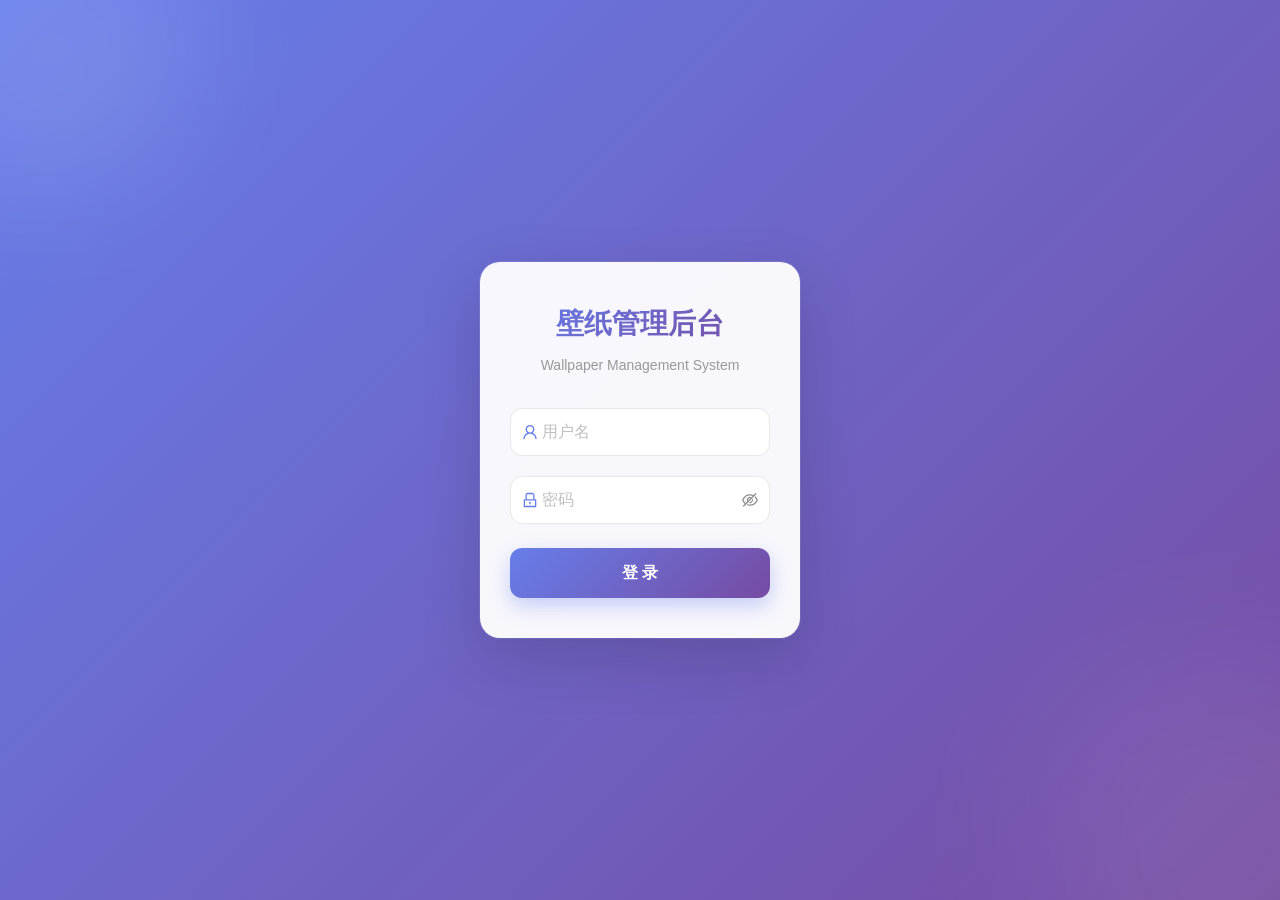
<file: page/enhance/index.html>
<!doctype html>
<html lang="zh-CN">
  <head>
    <meta charset="UTF-8" />
    <link rel="icon" type="image/svg+xml" href="./favicon.svg" />
    <meta name="viewport" content="width=device-width, initial-scale=1.0, maximum-scale=1.0, user-scalable=no" />
    <title>壁纸管理后台</title>
    <style>
      html, body {
        margin: 0;
        padding: 0;
        width: 100%;
        height: 100%;
        overflow-x: hidden;
      }
      #root {
        width: 100%;
        min-height: 100vh;
      }
    </style>
    <script type="module" crossorigin src="./assets/index-BpWmbykH.js"></script>
    <link rel="modulepreload" crossorigin href="./assets/chunk-DECur_0Z.js">
    <link rel="modulepreload" crossorigin href="./assets/asyncToGenerator-DgGUgnL5.js">
    <link rel="modulepreload" crossorigin href="./assets/react-dom-DGNjlMUX.js">
    <link rel="modulepreload" crossorigin href="./assets/client-CO7pL8yb.js">
    <link rel="stylesheet" crossorigin href="./assets/index-DH8yVACr.css">
  </head>
  <body>
    <div id="root"></div>
  </body>
</html>
</file>
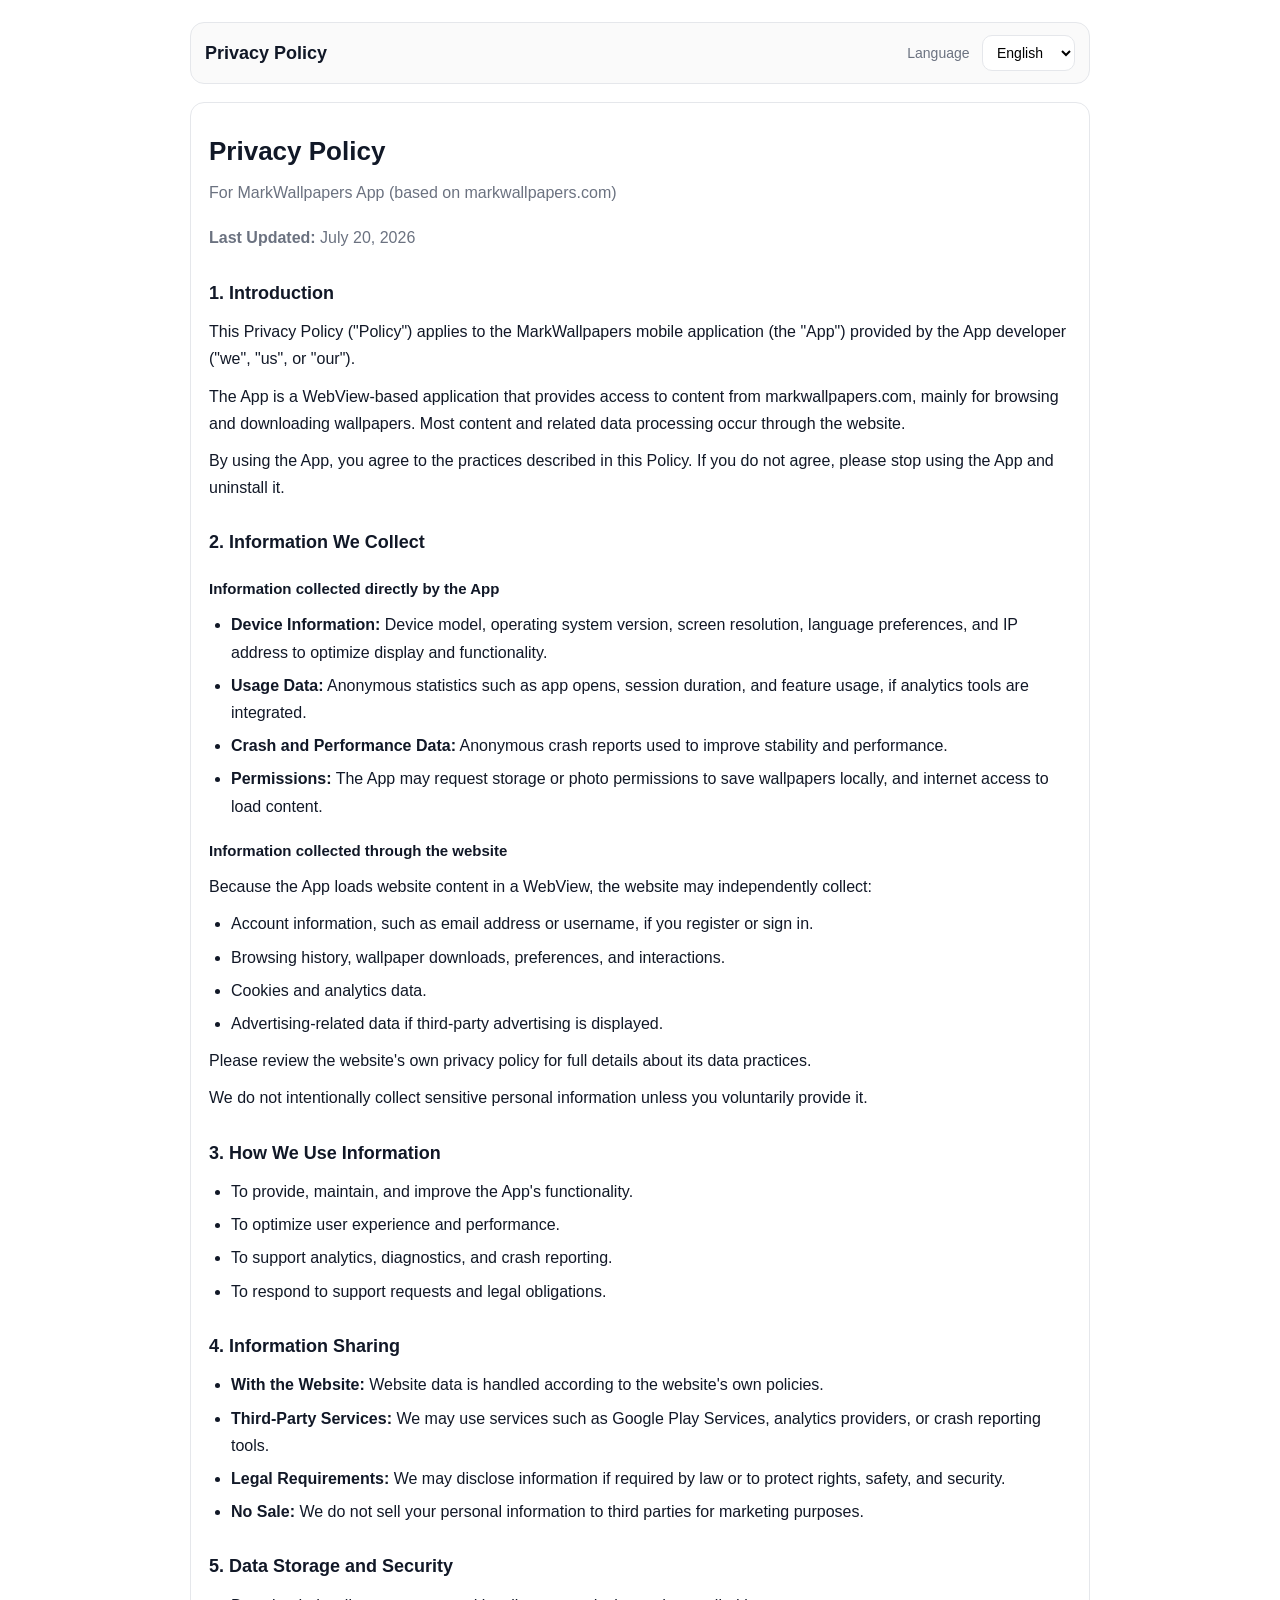
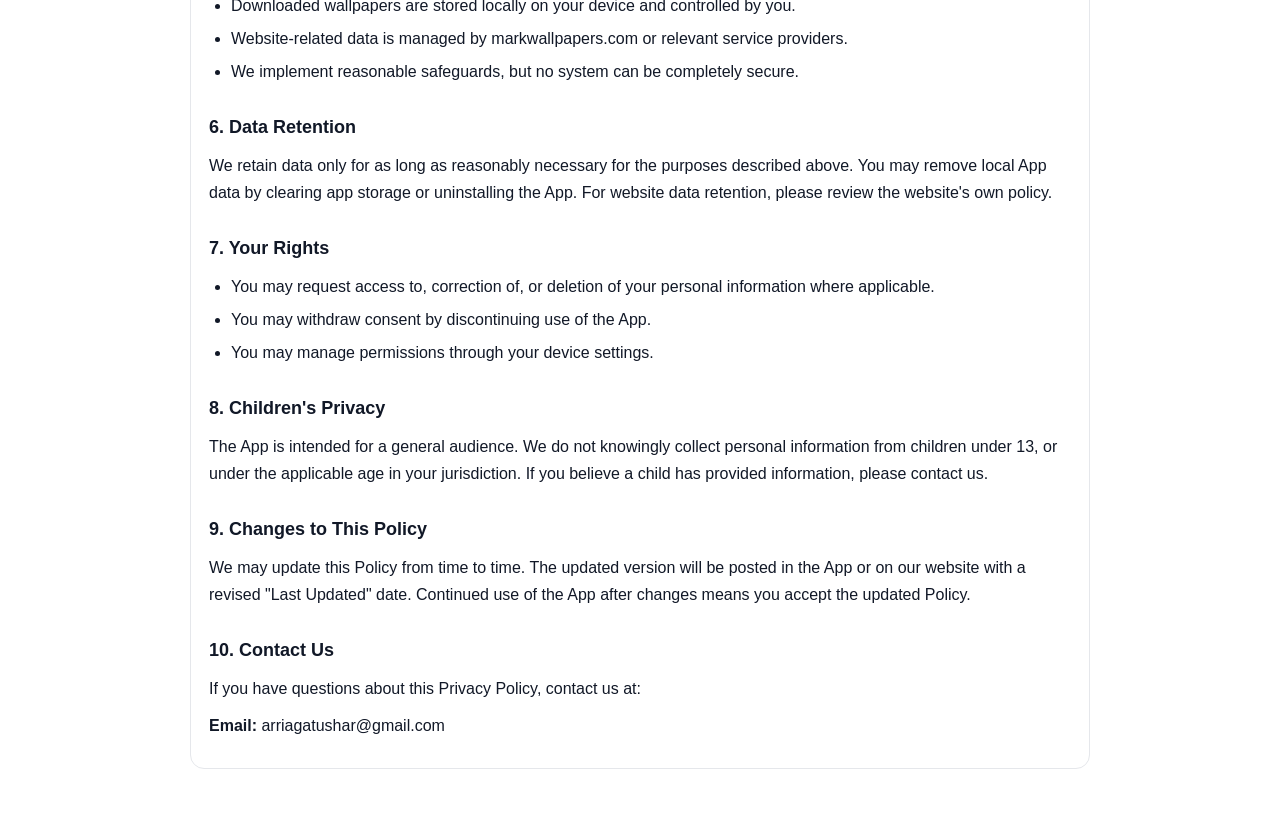
<file: page/agreement/MarkWallpapers Privacy Policy.html>
<!doctype html>
<html lang="en">
<head>
  <meta charset="utf-8" />
  <meta name="viewport" content="width=device-width, initial-scale=1" />
  <title>MarkWallpapers Privacy Policy</title>
  <style>
    body {
      margin: 0;
      font-family: -apple-system, BlinkMacSystemFont, "Segoe UI", Roboto, Helvetica, Arial, "PingFang SC",
        "Hiragino Sans GB", "Noto Sans CJK KR", "Noto Sans JP", "Microsoft YaHei", sans-serif;
      line-height: 1.7;
      color: #111827;
      background: #ffffff;
    }
    .wrap { max-width: 900px; margin: 0 auto; padding: 22px 18px 56px; }
    .topbar {
      display: flex;
      gap: 12px;
      align-items: center;
      justify-content: space-between;
      border: 1px solid #e5e7eb;
      border-radius: 14px;
      padding: 12px 14px;
      background: #fafafa;
      margin-bottom: 18px;
    }
    .title { font-size: 18px; font-weight: 800; }
    .lang select {
      padding: 8px 10px;
      border-radius: 10px;
      border: 1px solid #e5e7eb;
      background: white;
      font-size: 14px;
    }
    .lang label { font-size: 14px; color: #6b7280; margin-right: 8px; }
    h1 { font-size: 26px; margin: 8px 0 6px; }
    .sub { color: #6b7280; margin: 0 0 18px; }
    h2 { font-size: 18px; margin: 26px 0 10px; }
    h3 { font-size: 15px; margin: 18px 0 8px; }
    p { margin: 10px 0; }
    ul { margin: 10px 0 10px 22px; padding: 0; }
    li { margin: 6px 0; }
    .card {
      border: 1px solid #e5e7eb;
      border-radius: 14px;
      padding: 18px;
      background: #ffffff;
    }
    a { color: #2563eb; }
    .lang-section { display: none; }
    .lang-section.active { display: block; }
    .foot { margin-top: 28px; color: #6b7280; font-size: 13px; }
  </style>
</head>
<body>
  <div class="wrap">
    <div class="topbar">
      <div class="title" data-i18n="appTitle">Privacy Policy</div>
      <div class="lang">
        <label for="langSelect" data-i18n="languageLabel">Language</label>
        <select id="langSelect" aria-label="Language selector">
          <option value="en">English</option>
          <option value="ja">日本語</option>
          <option value="ko">한국어</option>
          <option value="es">Español</option>
        </select>
      </div>
    </div>

    <section class="card lang-section active" id="sec-en">
      <h1>Privacy Policy</h1>
      <p class="sub">For MarkWallpapers App (based on markwallpapers.com)</p>
      <p class="sub"><strong>Last Updated:</strong> July 20, 2026</p>

      <h2>1. Introduction</h2>
      <p>
        This Privacy Policy ("Policy") applies to the MarkWallpapers mobile application (the "App") provided by the App developer ("we", "us", or "our").
      </p>
      <p>
        The App is a WebView-based application that provides access to content from
        markwallpapers.com, mainly for browsing and downloading wallpapers.
        Most content and related data processing occur through the website.
      </p>
      <p>
        By using the App, you agree to the practices described in this Policy. If you do not agree, please stop using the App and uninstall it.
      </p>

      <h2>2. Information We Collect</h2>
      <h3>Information collected directly by the App</h3>
      <ul>
        <li><strong>Device Information:</strong> Device model, operating system version, screen resolution, language preferences, and IP address to optimize display and functionality.</li>
        <li><strong>Usage Data:</strong> Anonymous statistics such as app opens, session duration, and feature usage, if analytics tools are integrated.</li>
        <li><strong>Crash and Performance Data:</strong> Anonymous crash reports used to improve stability and performance.</li>
        <li><strong>Permissions:</strong> The App may request storage or photo permissions to save wallpapers locally, and internet access to load content.</li>
      </ul>

      <h3>Information collected through the website</h3>
      <p>Because the App loads website content in a WebView, the website may independently collect:</p>
      <ul>
        <li>Account information, such as email address or username, if you register or sign in.</li>
        <li>Browsing history, wallpaper downloads, preferences, and interactions.</li>
        <li>Cookies and analytics data.</li>
        <li>Advertising-related data if third-party advertising is displayed.</li>
      </ul>
      <p>Please review the website's own privacy policy for full details about its data practices.</p>
      <p>
        We do not intentionally collect sensitive personal information unless you voluntarily provide it.
      </p>

      <h2>3. How We Use Information</h2>
      <ul>
        <li>To provide, maintain, and improve the App's functionality.</li>
        <li>To optimize user experience and performance.</li>
        <li>To support analytics, diagnostics, and crash reporting.</li>
        <li>To respond to support requests and legal obligations.</li>
      </ul>

      <h2>4. Information Sharing</h2>
      <ul>
        <li><strong>With the Website:</strong> Website data is handled according to the website's own policies.</li>
        <li><strong>Third-Party Services:</strong> We may use services such as Google Play Services, analytics providers, or crash reporting tools.</li>
        <li><strong>Legal Requirements:</strong> We may disclose information if required by law or to protect rights, safety, and security.</li>
        <li><strong>No Sale:</strong> We do not sell your personal information to third parties for marketing purposes.</li>
      </ul>

      <h2>5. Data Storage and Security</h2>
      <ul>
        <li>Downloaded wallpapers are stored locally on your device and controlled by you.</li>
        <li>Website-related data is managed by markwallpapers.com or relevant service providers.</li>
        <li>We implement reasonable safeguards, but no system can be completely secure.</li>
      </ul>

      <h2>6. Data Retention</h2>
      <p>
        We retain data only for as long as reasonably necessary for the purposes described above. You may remove local App data by clearing app storage or uninstalling the App.
        For website data retention, please review the website's own policy.
      </p>

      <h2>7. Your Rights</h2>
      <ul>
        <li>You may request access to, correction of, or deletion of your personal information where applicable.</li>
        <li>You may withdraw consent by discontinuing use of the App.</li>
        <li>You may manage permissions through your device settings.</li>
      </ul>

      <h2>8. Children's Privacy</h2>
      <p>
        The App is intended for a general audience. We do not knowingly collect personal information from children under 13,
        or under the applicable age in your jurisdiction. If you believe a child has provided information, please contact us.
      </p>

      <h2>9. Changes to This Policy</h2>
      <p>
        We may update this Policy from time to time. The updated version will be posted in the App or on our website with a revised "Last Updated" date.
        Continued use of the App after changes means you accept the updated Policy.
      </p>

      <h2>10. Contact Us</h2>
      <p>If you have questions about this Privacy Policy, contact us at:</p>
      <p><strong>Email:</strong> arriagatushar@gmail.com</p>
    </section>

    <section class="card lang-section" id="sec-ja">
      <h1>プライバシーポリシー</h1>
      <p class="sub">MarkWallpapers アプリ向け（markwallpapers.com ベース）</p>
      <p class="sub"><strong>最終更新日:</strong> 2026年7月20日</p>

      <h2>1. はじめに</h2>
      <p>本プライバシーポリシー（「本ポリシー」）は、アプリ開発者が提供する MarkWallpapers モバイルアプリ（「本アプリ」）に適用されます。</p>
      <p>本アプリは WebView ベースのアプリであり、主に壁紙の閲覧およびダウンロードのために markwallpapers.com のコンテンツを表示します。多くのコンテンツ処理や関連するデータ処理は Web サイト側で行われます。</p>
      <p>本アプリを利用することにより、お客様は本ポリシーに記載された内容に同意したものとみなされます。同意いただけない場合は、本アプリの利用を停止し、アンインストールしてください。</p>

      <h2>2. 収集する情報</h2>
      <h3>本アプリが直接収集する情報</h3>
      <ul>
        <li><strong>端末情報:</strong> 端末モデル、OS バージョン、画面解像度、言語設定、IP アドレス。</li>
        <li><strong>利用データ:</strong> アプリ起動回数、利用時間、機能利用状況などの匿名統計情報。</li>
        <li><strong>クラッシュおよび性能データ:</strong> 安定性や性能改善のための匿名レポート。</li>
        <li><strong>権限:</strong> 壁紙保存のためのストレージまたは写真権限、およびコンテンツ表示のためのインターネットアクセス。</li>
      </ul>
      <h3>Web サイトを通じて収集される情報</h3>
      <p>本アプリは WebView を通じてサイトを読み込むため、Web サイト側で次の情報が独自に収集される場合があります。</p>
      <ul>
        <li>登録やログイン時のメールアドレスやユーザー名などのアカウント情報。</li>
        <li>閲覧履歴、壁紙ダウンロード、設定、操作履歴。</li>
        <li>Cookie および解析データ。</li>
        <li>第三者広告が表示される場合の広告関連データ。</li>
      </ul>
      <p>詳細は Web サイト独自のプライバシーポリシーをご確認ください。</p>
      <p>お客様が自発的に提供しない限り、当社は機微な個人情報を意図的に収集しません。</p>

      <h2>3. 情報の利用方法</h2>
      <ul>
        <li>本アプリの提供、維持、改善のため。</li>
        <li>ユーザー体験およびパフォーマンス最適化のため。</li>
        <li>解析、診断、クラッシュ報告のため。</li>
        <li>サポート対応および法的義務遵守のため。</li>
      </ul>

      <h2>4. 情報共有</h2>
      <ul>
        <li><strong>Web サイトとの関係:</strong> Web サイト上のデータは、そのポリシーに従って処理されます。</li>
        <li><strong>第三者サービス:</strong> Google Play Services、解析ツール、クラッシュ報告ツール等を利用する場合があります。</li>
        <li><strong>法的要件:</strong> 法令上必要な場合や、権利・安全・セキュリティ保護のために開示することがあります。</li>
        <li><strong>販売しないこと:</strong> 当社はマーケティング目的で個人情報を販売しません。</li>
      </ul>

      <h2>5. データ保管とセキュリティ</h2>
      <ul>
        <li>ダウンロードした壁紙は、お客様の端末に保存され、お客様自身が管理します。</li>
        <li>Web サイト関連データは、markwallpapers.com または関連サービス事業者が管理します。</li>
        <li>合理的な安全対策を講じますが、完全に安全なシステムは存在しません。</li>
      </ul>

      <h2>6. データ保持</h2>
      <p>当社は、上記目的のために合理的に必要な期間のみデータを保持します。本アプリのローカルデータは、アプリのデータ削除またはアンインストールにより削除できます。Web サイト上のデータ保持については、サイトのポリシーをご確認ください。</p>

      <h2>7. お客様の権利</h2>
      <ul>
        <li>適用法令に基づき、個人情報へのアクセス、訂正、削除を請求できる場合があります。</li>
        <li>本アプリの利用停止により、同意を撤回できます。</li>
        <li>権限設定は端末設定から管理できます。</li>
      </ul>

      <h2>8. 子どものプライバシー</h2>
      <p>本アプリは一般向けです。当社は、13 歳未満またはお客様の地域で適用される年齢未満の子どもから、故意に個人情報を収集しません。子どもが情報を提供したと思われる場合はご連絡ください。</p>

      <h2>9. 本ポリシーの変更</h2>
      <p>当社は本ポリシーを随時更新する場合があります。更新版は、本アプリまたは Web サイト上に新しい「最終更新日」とともに掲載されます。変更後も本アプリを継続利用することで、更新版に同意したものとみなされます。</p>

      <h2>10. お問い合わせ</h2>
      <p>本ポリシーに関するご質問は、以下までご連絡ください。</p>
      <p><strong>メール:</strong> arriagatushar@gmail.com</p>
    </section>

    <section class="card lang-section" id="sec-ko">
      <h1>개인정보 처리방침</h1>
      <p class="sub">MarkWallpapers 앱용 (markwallpapers.com 기반)</p>
      <p class="sub"><strong>최종 업데이트:</strong> 2026년 7월 20일</p>

      <h2>1. 소개</h2>
      <p>본 개인정보 처리방침(“정책”)은 앱 개발자가 제공하는 MarkWallpapers 모바일 애플리케이션(“앱”)에 적용됩니다.</p>
      <p>앱은 WebView 기반으로 markwallpapers.com의 콘텐츠를 표시하며, 주로 배경화면 탐색 및 다운로드 기능을 제공합니다. 대부분의 콘텐츠 처리 및 관련 데이터 처리는 웹사이트를 통해 이루어집니다.</p>
      <p>앱을 사용함으로써 귀하는 본 정책에 동의하는 것으로 간주됩니다. 동의하지 않는 경우 앱 사용을 중단하고 삭제해 주세요.</p>

      <h2>2. 수집하는 정보</h2>
      <h3>앱이 직접 수집하는 정보</h3>
      <ul>
        <li><strong>기기 정보:</strong> 기기 모델, 운영체제 버전, 화면 해상도, 언어 설정, IP 주소.</li>
        <li><strong>사용 데이터:</strong> 앱 실행 횟수, 세션 길이, 기능 사용에 관한 익명 통계.</li>
        <li><strong>충돌 및 성능 데이터:</strong> 안정성과 성능 개선을 위한 익명 보고서.</li>
        <li><strong>권한:</strong> 배경화면 저장을 위한 저장소 또는 사진 권한, 콘텐츠 로드를 위한 인터넷 접근.</li>
      </ul>
      <h3>웹사이트를 통해 수집되는 정보</h3>
      <p>앱은 WebView로 사이트를 로드하므로 웹사이트 측에서 다음 정보를 독립적으로 수집할 수 있습니다.</p>
      <ul>
        <li>회원가입 또는 로그인 시 이메일 주소, 사용자 이름 등의 계정 정보.</li>
        <li>탐색 기록, 배경화면 다운로드, 설정 및 상호작용.</li>
        <li>쿠키 및 분석 데이터.</li>
        <li>제3자 광고가 표시될 경우 광고 관련 데이터.</li>
      </ul>
      <p>자세한 내용은 웹사이트의 자체 개인정보 처리방침을 확인해 주세요.</p>
      <p>귀하가 자발적으로 제공하지 않는 한, 당사는 민감한 개인정보를 의도적으로 수집하지 않습니다.</p>

      <h2>3. 정보 이용 방법</h2>
      <ul>
        <li>앱 제공, 유지 및 개선을 위해.</li>
        <li>사용자 경험 및 성능 최적화를 위해.</li>
        <li>분석, 진단, 충돌 보고를 위해.</li>
        <li>고객 지원 및 법적 의무 준수를 위해.</li>
      </ul>

      <h2>4. 정보 공유</h2>
      <ul>
        <li><strong>웹사이트와의 관계:</strong> 웹사이트 데이터는 해당 정책에 따라 처리됩니다.</li>
        <li><strong>제3자 서비스:</strong> Google Play Services, 분석 도구, 충돌 보고 도구 등을 사용할 수 있습니다.</li>
        <li><strong>법적 요구:</strong> 법적 요구 또는 권리, 안전, 보안 보호를 위해 정보를 공개할 수 있습니다.</li>
        <li><strong>판매 없음:</strong> 당사는 마케팅 목적으로 개인정보를 판매하지 않습니다.</li>
      </ul>

      <h2>5. 데이터 저장 및 보안</h2>
      <ul>
        <li>다운로드한 배경화면은 귀하의 기기에 저장되며 귀하가 관리합니다.</li>
        <li>웹사이트 관련 데이터는 markwallpapers.com 또는 관련 서비스 제공자가 관리합니다.</li>
        <li>합리적인 보안 조치를 시행하지만 어떤 시스템도 완전히 안전할 수는 없습니다.</li>
      </ul>

      <h2>6. 데이터 보관</h2>
      <p>당사는 위 목적을 위해 합리적으로 필요한 기간 동안만 데이터를 보관합니다. 앱의 로컬 데이터는 앱 저장소를 지우거나 앱을 삭제하여 제거할 수 있습니다. 웹사이트 데이터 보관은 사이트 정책을 확인해 주세요.</p>

      <h2>7. 귀하의 권리</h2>
      <ul>
        <li>적용 법률에 따라 개인정보 접근, 정정, 삭제를 요청할 수 있습니다.</li>
        <li>앱 사용 중단을 통해 동의를 철회할 수 있습니다.</li>
        <li>기기 설정에서 권한을 관리할 수 있습니다.</li>
      </ul>

      <h2>8. 아동의 개인정보 보호</h2>
      <p>앱은 일반 사용자를 대상으로 합니다. 당사는 13세 미만 또는 해당 지역 법령상 기준 연령 미만의 아동 개인정보를 고의로 수집하지 않습니다. 아동이 정보를 제공했다고 생각되면 연락해 주세요.</p>

      <h2>9. 본 정책의 변경</h2>
      <p>당사는 본 정책을 수시로 업데이트할 수 있습니다. 업데이트된 버전은 앱 또는 웹사이트에 새로운 “최종 업데이트” 날짜와 함께 게시됩니다. 변경 후에도 앱을 계속 사용하는 경우 업데이트된 정책에 동의한 것으로 간주됩니다.</p>

      <h2>10. 문의하기</h2>
      <p>본 정책에 관한 문의는 아래로 연락해 주세요.</p>
      <p><strong>이메일:</strong> arriagatushar@gmail.com</p>
    </section>

    <section class="card lang-section" id="sec-es">
      <h1>Política de Privacidad</h1>
      <p class="sub">Para la App MarkWallpapers (basada en markwallpapers.com)</p>
      <p class="sub"><strong>Última actualización:</strong> 20 de julio de 2026</p>

      <h2>1. Introducción</h2>
      <p>Esta Política de Privacidad (“Política”) se aplica a la aplicación móvil MarkWallpapers (la “App”) proporcionada por el desarrollador de la App.</p>
      <p>La App está basada en WebView y muestra contenido de markwallpapers.com, principalmente para navegar y descargar fondos de pantalla. La mayor parte del procesamiento de contenido y datos relacionados ocurre a través del sitio web.</p>
      <p>Al usar la App, aceptas las prácticas descritas en esta Política. Si no estás de acuerdo, deja de usar la App y desinstálala.</p>

      <h2>2. Información que recopilamos</h2>
      <h3>Información recopilada directamente por la App</h3>
      <ul>
        <li><strong>Información del dispositivo:</strong> modelo, versión del sistema operativo, resolución de pantalla, idioma y dirección IP.</li>
        <li><strong>Datos de uso:</strong> estadísticas anónimas sobre aperturas, duración de sesiones y uso de funciones.</li>
        <li><strong>Datos de fallos y rendimiento:</strong> informes anónimos para mejorar estabilidad y rendimiento.</li>
        <li><strong>Permisos:</strong> acceso a almacenamiento o fotos para guardar fondos de pantalla, e Internet para cargar contenido.</li>
      </ul>
      <h3>Información recopilada a través del sitio web</h3>
      <p>Dado que la App carga contenido del sitio web mediante WebView, el sitio puede recopilar de forma independiente:</p>
      <ul>
        <li>Información de cuenta como correo electrónico o nombre de usuario.</li>
        <li>Historial de navegación, descargas, preferencias e interacciones.</li>
        <li>Cookies y datos analíticos.</li>
        <li>Datos relacionados con publicidad si se muestran anuncios de terceros.</li>
      </ul>
      <p>Consulta la política de privacidad del propio sitio web para obtener más detalles.</p>
      <p>No recopilamos intencionadamente información personal sensible salvo que la proporciones voluntariamente.</p>

      <h2>3. Cómo usamos la información</h2>
      <ul>
        <li>Para proporcionar, mantener y mejorar la App.</li>
        <li>Para optimizar la experiencia del usuario y el rendimiento.</li>
        <li>Para analítica, diagnóstico y reportes de fallos.</li>
        <li>Para soporte y cumplimiento de obligaciones legales.</li>
      </ul>

      <h2>4. Compartición de información</h2>
      <ul>
        <li><strong>Con el sitio web:</strong> los datos del sitio se tratan conforme a sus propias políticas.</li>
        <li><strong>Servicios de terceros:</strong> podemos usar Google Play Services, herramientas de analítica o de fallos.</li>
        <li><strong>Requisitos legales:</strong> podemos divulgar información si la ley lo exige o para proteger derechos, seguridad y protección.</li>
        <li><strong>No venta:</strong> no vendemos información personal para fines de marketing.</li>
      </ul>

      <h2>5. Almacenamiento y seguridad</h2>
      <ul>
        <li>Los fondos de pantalla descargados se almacenan localmente en tu dispositivo y tú los controlas.</li>
        <li>Los datos relacionados con el sitio web son gestionados por markwallpapers.com o proveedores relacionados.</li>
        <li>Aplicamos medidas razonables de seguridad, pero ningún sistema es completamente seguro.</li>
      </ul>

      <h2>6. Conservación de datos</h2>
      <p>Conservamos los datos solo durante el tiempo razonablemente necesario para los fines descritos. Puedes eliminar los datos locales de la App borrando el almacenamiento o desinstalando la App. Para los datos del sitio web, revisa la política del sitio.</p>

      <h2>7. Tus derechos</h2>
      <ul>
        <li>Cuando corresponda, puedes solicitar acceso, corrección o eliminación de tu información personal.</li>
        <li>Puedes retirar tu consentimiento dejando de usar la App.</li>
        <li>Puedes gestionar permisos desde la configuración del dispositivo.</li>
      </ul>

      <h2>8. Privacidad infantil</h2>
      <p>La App está dirigida al público general. No recopilamos deliberadamente información personal de menores de 13 años, o de la edad aplicable en tu jurisdicción. Si crees que un menor ha proporcionado información, contáctanos.</p>

      <h2>9. Cambios en esta Política</h2>
      <p>Podemos actualizar esta Política periódicamente. La versión actualizada se publicará en la App o en nuestro sitio web con una nueva fecha de “Última actualización”. El uso continuado de la App tras los cambios supone la aceptación de la Política actualizada.</p>

      <h2>10. Contáctanos</h2>
      <p>Si tienes preguntas sobre esta Política de Privacidad, contáctanos:</p>
      <p><strong>Correo:</strong> arriagatushar@gmail.com</p>
    </section>
  </div>

  <script>
    (function () {
      const select = document.getElementById('langSelect');
      const sections = {
        en: document.getElementById('sec-en'),
        ja: document.getElementById('sec-ja'),
        ko: document.getElementById('sec-ko'),
        es: document.getElementById('sec-es'),
      };

      function normalizeLang(lang) {
        if (!lang) return '';
        return String(lang).toLowerCase();
      }

      function guessLang() {
        const navLang = normalizeLang(navigator.language || navigator.userLanguage);
        if (navLang.startsWith('ja')) return 'ja';
        if (navLang.startsWith('ko')) return 'ko';
        if (navLang.startsWith('es')) return 'es';
        return 'en';
      }

      function setActive(lang) {
        Object.keys(sections).forEach((k) => {
          sections[k].classList.toggle('active', k === lang);
        });
      }

      const topbarI18n = {
        en: { appTitle: 'Privacy Policy', languageLabel: 'Language' },
        ja: { appTitle: 'プライバシーポリシー', languageLabel: '言語' },
        ko: { appTitle: '개인정보 처리방침', languageLabel: '언어' },
        es: { appTitle: 'Política de Privacidad', languageLabel: 'Idioma' },
      };

      function applyTopbar(lang) {
        const dict = topbarI18n[lang] || topbarI18n.en;
        document.querySelectorAll('[data-i18n="appTitle"]').forEach((el) => el.textContent = dict.appTitle);
        document.querySelectorAll('[data-i18n="languageLabel"]').forEach((el) => el.textContent = dict.languageLabel);
      }

      const stored = localStorage.getItem('markwallpapers_privacy_lang');
      const initial = stored || guessLang();

      select.value = initial;
      applyTopbar(initial);
      setActive(initial);

      select.addEventListener('change', () => {
        const lang = select.value;
        localStorage.setItem('markwallpapers_privacy_lang', lang);
        applyTopbar(lang);
        setActive(lang);
      });
    })();
  </script>
</body>
</html>
</file>
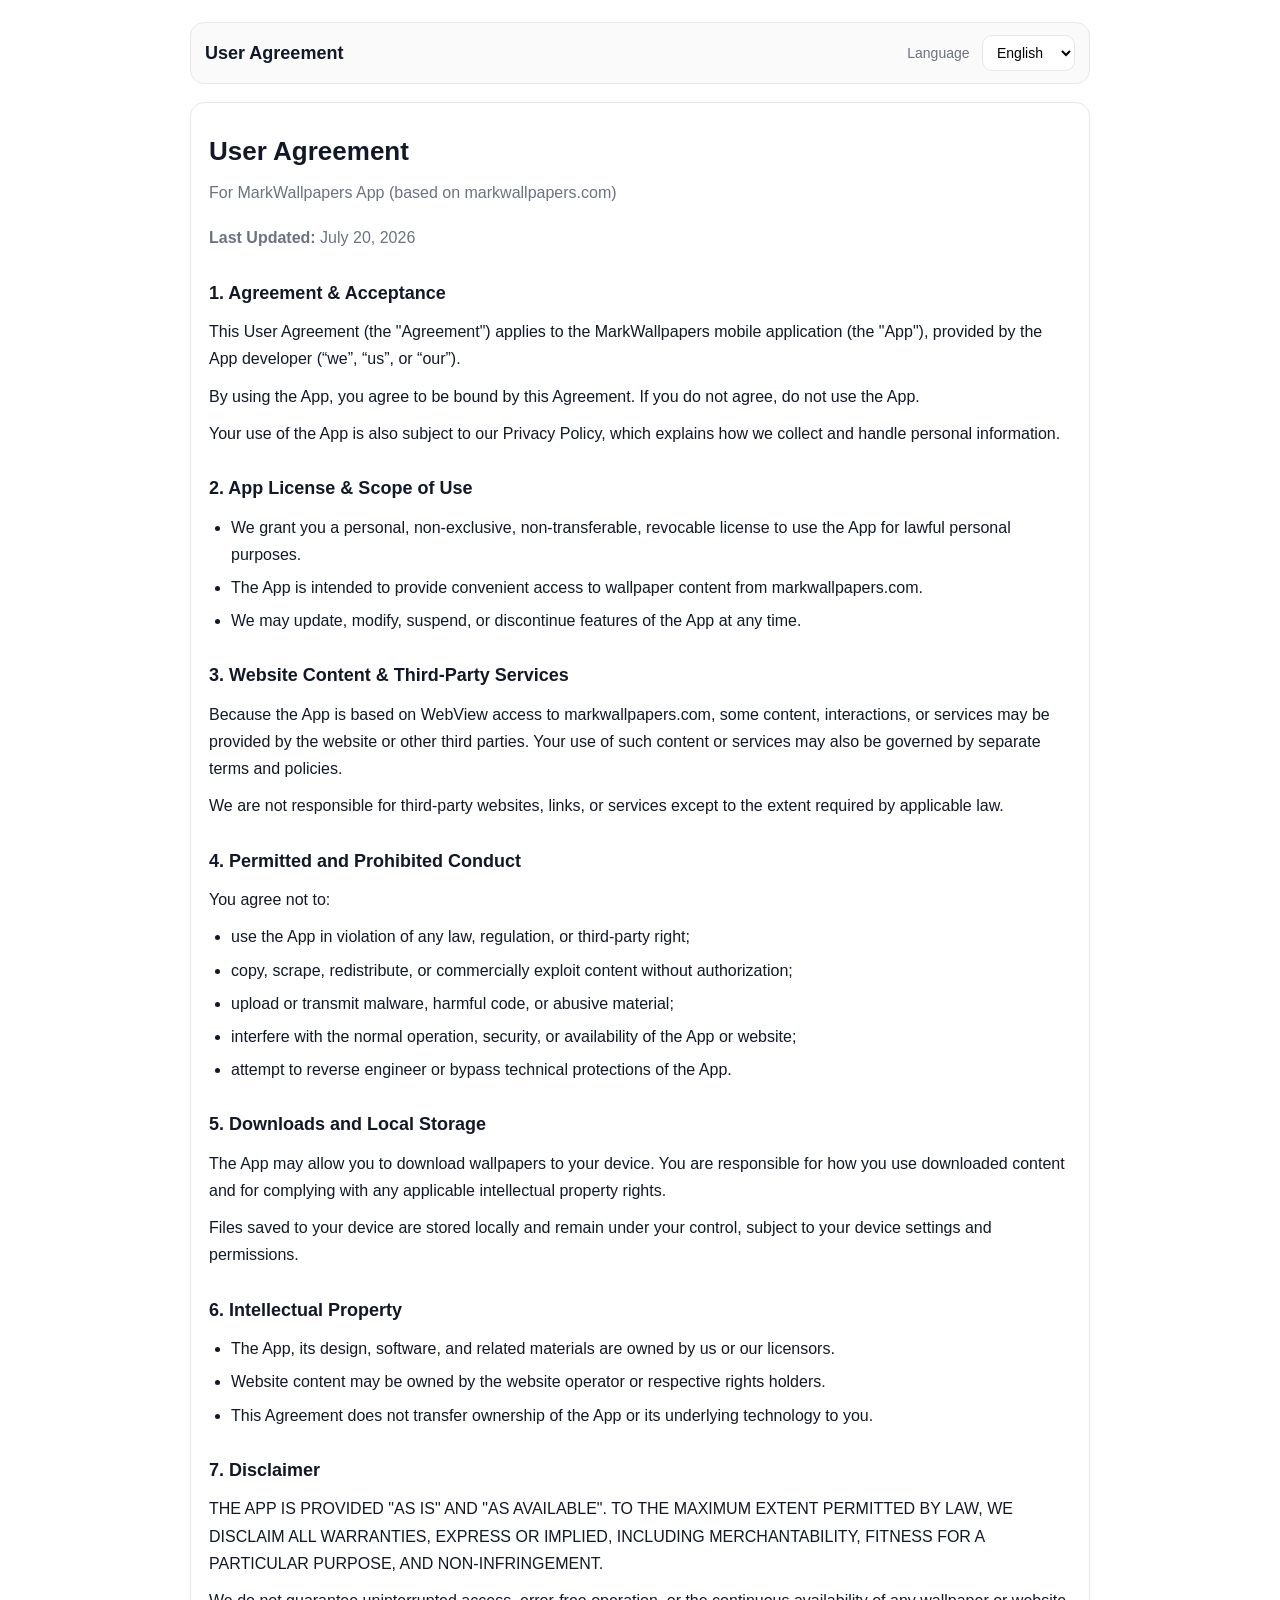
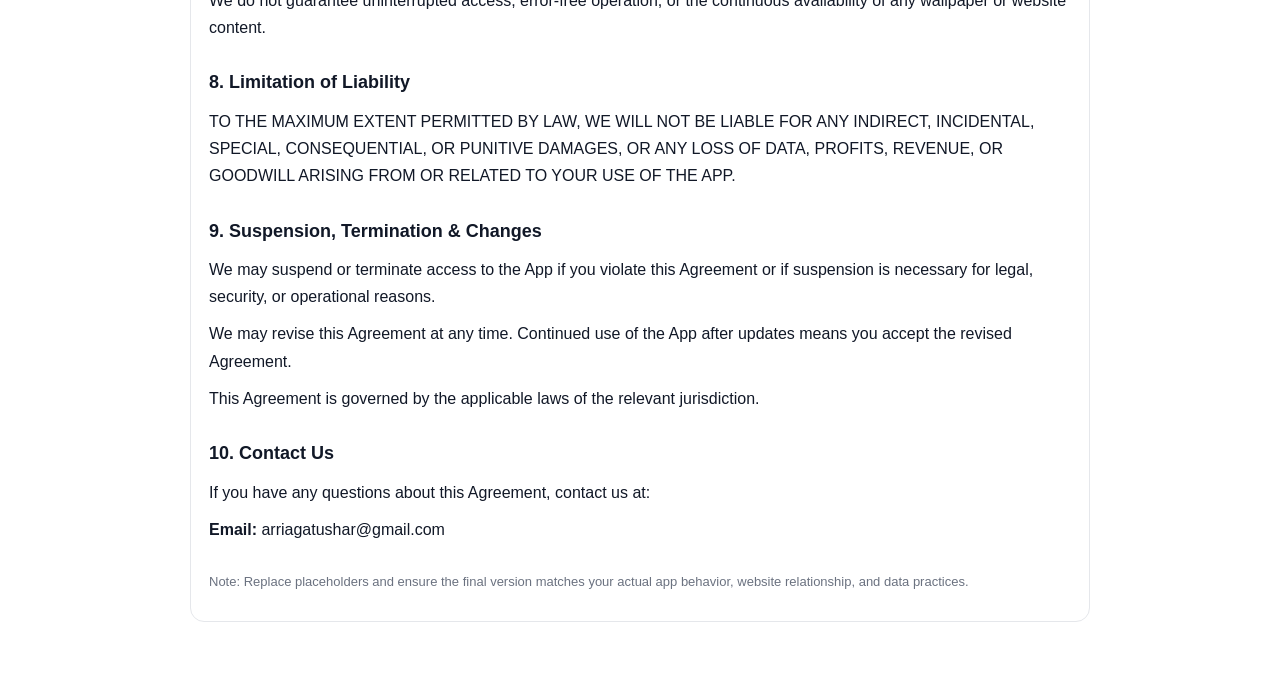
<file: page/agreement/MarkWallpapers User Agreement.html>
<!doctype html>
<html lang="en">
<head>
  <meta charset="utf-8" />
  <meta name="viewport" content="width=device-width, initial-scale=1" />
  <title>MarkWallpapers User Agreement</title>
  <style>
    body {
      margin: 0;
      font-family: -apple-system, BlinkMacSystemFont, "Segoe UI", Roboto, Helvetica, Arial, "PingFang SC",
        "Hiragino Sans GB", "Noto Sans CJK KR", "Noto Sans JP", "Microsoft YaHei", sans-serif;
      line-height: 1.7;
      color: #111827;
      background: #ffffff;
    }
    .wrap { max-width: 900px; margin: 0 auto; padding: 22px 18px 56px; }
    .topbar {
      display: flex;
      gap: 12px;
      align-items: center;
      justify-content: space-between;
      border: 1px solid #e5e7eb;
      border-radius: 14px;
      padding: 12px 14px;
      background: #fafafa;
      margin-bottom: 18px;
    }
    .title { font-size: 18px; font-weight: 800; }
    .lang select {
      padding: 8px 10px;
      border-radius: 10px;
      border: 1px solid #e5e7eb;
      background: white;
      font-size: 14px;
    }
    .lang label { font-size: 14px; color: #6b7280; margin-right: 8px; }
    h1 { font-size: 26px; margin: 8px 0 6px; }
    .sub { color: #6b7280; margin: 0 0 18px; }
    h2 { font-size: 18px; margin: 26px 0 10px; }
    p { margin: 10px 0; }
    ul { margin: 10px 0 10px 22px; padding: 0; }
    li { margin: 6px 0; }
    .card {
      border: 1px solid #e5e7eb;
      border-radius: 14px;
      padding: 18px;
      background: #ffffff;
    }
    a { color: #2563eb; }
    .lang-section { display: none; }
    .lang-section.active { display: block; }
    .foot { margin-top: 28px; color: #6b7280; font-size: 13px; }
  </style>
</head>
<body>
  <div class="wrap">
    <div class="topbar">
      <div class="title" data-i18n="appTitle">User Agreement</div>
      <div class="lang">
        <label for="langSelect" data-i18n="languageLabel">Language</label>
        <select id="langSelect" aria-label="Language selector">
          <option value="en">English</option>
          <option value="ja">日本語</option>
          <option value="ko">한국어</option>
          <option value="es">Español</option>
        </select>
      </div>
    </div>

    <section class="card lang-section active" id="sec-en">
      <h1>User Agreement</h1>
      <p class="sub">For MarkWallpapers App (based on markwallpapers.com)</p>
      <p class="sub"><strong>Last Updated:</strong> July 20, 2026</p>

      <h2>1. Agreement & Acceptance</h2>
      <p>
        This User Agreement (the "Agreement") applies to the MarkWallpapers mobile application (the "App"),
        provided by the App developer (“we”, “us”, or “our”).
      </p>
      <p>
        By using the App, you agree to be bound by this Agreement. If you do not agree, do not use the App.
      </p>
      <p>
        Your use of the App is also subject to our Privacy Policy,
        which explains how we collect and handle personal information.
      </p>

      <h2>2. App License & Scope of Use</h2>
      <ul>
        <li>We grant you a personal, non-exclusive, non-transferable, revocable license to use the App for lawful personal purposes.</li>
        <li>The App is intended to provide convenient access to wallpaper content from markwallpapers.com.</li>
        <li>We may update, modify, suspend, or discontinue features of the App at any time.</li>
      </ul>

      <h2>3. Website Content & Third-Party Services</h2>
      <p>
        Because the App is based on WebView access to markwallpapers.com, some content, interactions, or services may be provided by the website or other third parties.
        Your use of such content or services may also be governed by separate terms and policies.
      </p>
      <p>
        We are not responsible for third-party websites, links, or services except to the extent required by applicable law.
      </p>

      <h2>4. Permitted and Prohibited Conduct</h2>
      <p>You agree not to:</p>
      <ul>
        <li>use the App in violation of any law, regulation, or third-party right;</li>
        <li>copy, scrape, redistribute, or commercially exploit content without authorization;</li>
        <li>upload or transmit malware, harmful code, or abusive material;</li>
        <li>interfere with the normal operation, security, or availability of the App or website;</li>
        <li>attempt to reverse engineer or bypass technical protections of the App.</li>
      </ul>

      <h2>5. Downloads and Local Storage</h2>
      <p>
        The App may allow you to download wallpapers to your device. You are responsible for how you use downloaded content and for complying with any applicable intellectual property rights.
      </p>
      <p>
        Files saved to your device are stored locally and remain under your control, subject to your device settings and permissions.
      </p>

      <h2>6. Intellectual Property</h2>
      <ul>
        <li>The App, its design, software, and related materials are owned by us or our licensors.</li>
        <li>Website content may be owned by the website operator or respective rights holders.</li>
        <li>This Agreement does not transfer ownership of the App or its underlying technology to you.</li>
      </ul>

      <h2>7. Disclaimer</h2>
      <p>
        THE APP IS PROVIDED "AS IS" AND "AS AVAILABLE". TO THE MAXIMUM EXTENT PERMITTED BY LAW, WE DISCLAIM ALL WARRANTIES,
        EXPRESS OR IMPLIED, INCLUDING MERCHANTABILITY, FITNESS FOR A PARTICULAR PURPOSE, AND NON-INFRINGEMENT.
      </p>
      <p>
        We do not guarantee uninterrupted access, error-free operation, or the continuous availability of any wallpaper or website content.
      </p>

      <h2>8. Limitation of Liability</h2>
      <p>
        TO THE MAXIMUM EXTENT PERMITTED BY LAW, WE WILL NOT BE LIABLE FOR ANY INDIRECT, INCIDENTAL, SPECIAL, CONSEQUENTIAL, OR PUNITIVE DAMAGES,
        OR ANY LOSS OF DATA, PROFITS, REVENUE, OR GOODWILL ARISING FROM OR RELATED TO YOUR USE OF THE APP.
      </p>

      <h2>9. Suspension, Termination & Changes</h2>
      <p>
        We may suspend or terminate access to the App if you violate this Agreement or if suspension is necessary for legal, security, or operational reasons.
      </p>
      <p>
        We may revise this Agreement at any time. Continued use of the App after updates means you accept the revised Agreement.
      </p>
      <p>This Agreement is governed by the applicable laws of the relevant jurisdiction.</p>

      <h2>10. Contact Us</h2>
      <p>If you have any questions about this Agreement, contact us at:</p>
      <p><strong>Email:</strong> arriagatushar@gmail.com</p>
      <div class="foot">
        <p>Note: Replace placeholders and ensure the final version matches your actual app behavior, website relationship, and data practices.</p>
      </div>
    </section>

    <section class="card lang-section" id="sec-ja">
      <h1>ユーザー規約</h1>
      <p class="sub">MarkWallpapers アプリ向け（markwallpapers.com ベース）</p>
      <p class="sub"><strong>最終更新日:</strong> 2026年7月20日</p>

      <h2>1. 同意と承諾</h2>
      <p>本ユーザー規約（「本規約」）は、アプリ開発者が提供する MarkWallpapers モバイルアプリ（「本アプリ」）に適用されます。</p>
      <p>本アプリを利用することにより、お客様は本規約に拘束されることに同意したものとみなされます。同意いただけない場合は、本アプリを利用しないでください。</p>
      <p>本アプリの利用は、個人情報の取り扱いを説明するプライバシーポリシーにも従います。</p>

      <h2>2. ライセンスと利用範囲</h2>
      <ul>
        <li>当社は、合法的な個人利用目的に限り、個人的、非独占的、譲渡不可、取消可能なライセンスを付与します。</li>
        <li>本アプリは、markwallpapers.com 上の壁紙コンテンツへ便利にアクセスすることを目的としています。</li>
        <li>当社は、本アプリの機能を随時更新、変更、一時停止、または終了する場合があります。</li>
      </ul>

      <h2>3. Web サイトコンテンツと第三者サービス</h2>
      <p>本アプリは WebView を通じて markwallpapers.com にアクセスするため、一部のコンテンツ、操作、サービスは Web サイトまたは第三者によって提供される場合があります。これらの利用には、別途定められた利用規約やポリシーが適用される場合があります。</p>
      <p>適用法令で求められる範囲を除き、当社は第三者の Web サイト、リンク、またはサービスについて責任を負いません。</p>

      <h2>4. 許可される行為と禁止行為</h2>
      <p>お客様は、次の行為を行わないことに同意します。</p>
      <ul>
        <li>法令、規制、または第三者の権利に違反して本アプリを利用すること。</li>
        <li>権限なくコンテンツを複製、スクレイピング、再配布、または商業利用すること。</li>
        <li>マルウェア、有害コード、または不適切な素材をアップロードまたは送信すること。</li>
        <li>本アプリまたは Web サイトの正常な運用、セキュリティ、可用性を妨害すること。</li>
        <li>本アプリの技術的保護を回避またはリバースエンジニアリングすること。</li>
      </ul>

      <h2>5. ダウンロードとローカル保存</h2>
      <p>本アプリでは、壁紙を端末にダウンロードできる場合があります。ダウンロードしたコンテンツの利用方法、および適用される知的財産権の遵守については、お客様自身が責任を負います。</p>
      <p>端末に保存されたファイルはローカルに保存され、端末設定や権限の範囲内でお客様が管理します。</p>

      <h2>6. 知的財産権</h2>
      <ul>
        <li>本アプリ、そのデザイン、ソフトウェア、および関連資料の権利は当社またはライセンサーに帰属します。</li>
        <li>Web サイト上のコンテンツは、サイト運営者または各権利者に帰属する場合があります。</li>
        <li>本規約により、本アプリや基盤技術の所有権がお客様に移転されることはありません。</li>
      </ul>

      <h2>7. 免責</h2>
      <p>本アプリは「現状有姿」かつ「利用可能な範囲」で提供されます。法律で認められる最大限の範囲で、当社は商品性、特定目的適合性、非侵害を含む明示または黙示の一切の保証を否認します。</p>
      <p>当社は、中断のないアクセス、エラーのない動作、または壁紙や Web サイトコンテンツの継続的な提供を保証しません。</p>

      <h2>8. 責任の制限</h2>
      <p>法律で認められる最大限の範囲で、当社は、本アプリの利用に関連して発生する間接的、付随的、特別、結果的、懲罰的損害、またはデータ、利益、収益、信用の損失について責任を負いません。</p>

      <h2>9. 停止・終了・変更</h2>
      <p>お客様が本規約に違反した場合、または法的、安全性、運用上の理由により必要な場合、当社は本アプリへのアクセスを停止または終了することがあります。</p>
      <p>当社は本規約を随時改訂する場合があります。改訂後も本アプリを継続して利用することで、改訂版に同意したものとみなされます。</p>
      <p>本規約は、適用される法令に従って解釈されます。</p>

      <h2>10. お問い合わせ</h2>
      <p>本規約に関するご質問は、以下までご連絡ください。</p>
      <p><strong>メール:</strong> arriagatushar@gmail.com</p>
    </section>

    <section class="card lang-section" id="sec-ko">
      <h1>이용약관</h1>
      <p class="sub">MarkWallpapers 앱용 (markwallpapers.com 기반)</p>
      <p class="sub"><strong>최종 업데이트:</strong> 2026년 7월 20일</p>

      <h2>1. 동의 및 수락</h2>
      <p>본 이용약관(“약관”)은 앱 개발자가 제공하는 MarkWallpapers 모바일 애플리케이션(“앱”)에 적용됩니다.</p>
      <p>앱을 사용함으로써 귀하는 본 약관에 동의하는 것으로 간주됩니다. 동의하지 않는 경우 앱을 사용하지 마십시오.</p>
      <p>앱 사용은 개인정보 처리 방법을 설명하는 개인정보 처리방침에도 적용됩니다.</p>

      <h2>2. 라이선스 및 사용 범위</h2>
      <ul>
        <li>회사는 합법적인 개인적 사용 목적에 한해 개인적, 비독점적, 양도 불가능하고 취소 가능한 라이선스를 부여합니다.</li>
        <li>앱은 markwallpapers.com의 배경화면 콘텐츠에 편리하게 접근할 수 있도록 제공됩니다.</li>
        <li>회사는 앱 기능을 언제든지 업데이트, 수정, 중단 또는 종료할 수 있습니다.</li>
      </ul>

      <h2>3. 웹사이트 콘텐츠 및 제3자 서비스</h2>
      <p>앱은 WebView를 통해 markwallpapers.com에 접근하므로 일부 콘텐츠, 상호작용 또는 서비스는 웹사이트 또는 제3자가 제공할 수 있습니다. 이러한 사용에는 별도의 약관 및 정책이 적용될 수 있습니다.</p>
      <p>관련 법률이 요구하는 범위를 제외하고 회사는 제3자 웹사이트, 링크 또는 서비스에 대해 책임지지 않습니다.</p>

      <h2>4. 허용 및 금지 행위</h2>
      <p>귀하는 다음 행위를 하지 않는 데 동의합니다.</p>
      <ul>
        <li>법률, 규정 또는 제3자의 권리를 위반하여 앱을 사용하는 행위</li>
        <li>권한 없이 콘텐츠를 복제, 스크래핑, 재배포 또는 상업적으로 이용하는 행위</li>
        <li>악성코드, 유해 코드 또는 부적절한 자료를 업로드하거나 전송하는 행위</li>
        <li>앱 또는 웹사이트의 정상적인 운영, 보안 또는 가용성을 방해하는 행위</li>
        <li>앱의 기술적 보호를 우회하거나 리버스 엔지니어링하는 행위</li>
      </ul>

      <h2>5. 다운로드 및 로컬 저장</h2>
      <p>앱은 배경화면을 기기에 다운로드할 수 있게 할 수 있습니다. 다운로드한 콘텐츠 사용 방식과 적용되는 지식재산권 준수 책임은 귀하에게 있습니다.</p>
      <p>기기에 저장된 파일은 로컬에 보관되며 기기 설정 및 권한 범위 내에서 귀하가 관리합니다.</p>

      <h2>6. 지식재산권</h2>
      <ul>
        <li>앱, 디자인, 소프트웨어 및 관련 자료에 대한 권리는 회사 또는 라이선스 제공자에게 있습니다.</li>
        <li>웹사이트의 콘텐츠는 사이트 운영자 또는 각 권리자에게 귀속될 수 있습니다.</li>
        <li>본 약관은 앱이나 기반 기술의 소유권을 귀하에게 이전하지 않습니다.</li>
      </ul>

      <h2>7. 면책</h2>
      <p>앱은 “있는 그대로” 및 “이용 가능한 범위 내에서” 제공됩니다. 관련 법령이 허용하는 최대한의 범위에서 회사는 상품성, 특정 목적 적합성, 비침해성을 포함한 명시적 또는 묵시적 모든 보증을 부인합니다.</p>
      <p>회사는 중단 없는 접근, 오류 없는 작동 또는 배경화면이나 웹사이트 콘텐츠의 지속적인 제공을 보장하지 않습니다.</p>

      <h2>8. 책임 제한</h2>
      <p>관련 법령이 허용하는 최대한의 범위에서 회사는 앱 사용과 관련하여 발생하는 간접적, 부수적, 특별, 결과적 또는 징벌적 손해, 또는 데이터, 이익, 수익, 영업권 손실에 대해 책임지지 않습니다.</p>

      <h2>9. 중지, 종료 및 변경</h2>
      <p>귀하가 본 약관을 위반하거나 법적, 보안 또는 운영상 이유로 필요한 경우 회사는 앱 접근을 중지하거나 종료할 수 있습니다.</p>
      <p>회사는 본 약관을 수시로 개정할 수 있습니다. 변경 후에도 앱을 계속 사용하면 개정된 약관에 동의한 것으로 간주됩니다.</p>
      <p>본 약관은 관련 관할의 적용 법령에 따릅니다.</p>

      <h2>10. 문의하기</h2>
      <p>본 약관에 관한 문의는 아래로 연락해 주세요.</p>
      <p><strong>이메일:</strong> arriagatushar@gmail.com</p>
    </section>

    <section class="card lang-section" id="sec-es">
      <h1>Acuerdo de Usuario</h1>
      <p class="sub">Para la App MarkWallpapers (basada en markwallpapers.com)</p>
      <p class="sub"><strong>Última actualización:</strong> 20 de julio de 2026</p>

      <h2>1. Acuerdo y aceptación</h2>
      <p>Este Acuerdo de Usuario (“Acuerdo”) se aplica a la aplicación móvil MarkWallpapers (la “App”), proporcionada por el desarrollador de la App.</p>
      <p>Al usar la App, aceptas quedar sujeto a este Acuerdo. Si no estás de acuerdo, no uses la App.</p>
      <p>Tu uso de la App también está sujeto a nuestra Política de Privacidad, que explica cómo recopilamos y tratamos la información personal.</p>

      <h2>2. Licencia y alcance de uso</h2>
      <ul>
        <li>Te otorgamos una licencia personal, no exclusiva, no transferible y revocable para usar la App con fines personales y lícitos.</li>
        <li>La App está destinada a facilitar el acceso al contenido de fondos de pantalla de markwallpapers.com.</li>
        <li>Podemos actualizar, modificar, suspender o interrumpir funciones de la App en cualquier momento.</li>
      </ul>

      <h2>3. Contenido del sitio web y servicios de terceros</h2>
      <p>Dado que la App se basa en acceso WebView a markwallpapers.com, parte del contenido, interacciones o servicios puede ser proporcionado por el sitio web o por terceros. Su uso puede estar sujeto a términos y políticas separados.</p>
      <p>No somos responsables de sitios web, enlaces o servicios de terceros, salvo en la medida exigida por la ley aplicable.</p>

      <h2>4. Conducta permitida y prohibida</h2>
      <p>Aceptas no:</p>
      <ul>
        <li>usar la App infringiendo leyes, reglamentos o derechos de terceros;</li>
        <li>copiar, extraer, redistribuir o explotar comercialmente contenido sin autorización;</li>
        <li>subir o transmitir malware, código dañino o material abusivo;</li>
        <li>interferir con el funcionamiento normal, la seguridad o la disponibilidad de la App o del sitio web;</li>
        <li>intentar hacer ingeniería inversa o eludir protecciones técnicas de la App.</li>
      </ul>

      <h2>5. Descargas y almacenamiento local</h2>
      <p>La App puede permitirte descargar fondos de pantalla en tu dispositivo. Eres responsable del uso que hagas del contenido descargado y del cumplimiento de los derechos de propiedad intelectual aplicables.</p>
      <p>Los archivos guardados en tu dispositivo se almacenan localmente y permanecen bajo tu control, sujetos a la configuración y permisos del dispositivo.</p>

      <h2>6. Propiedad intelectual</h2>
      <ul>
        <li>La App, su diseño, software y materiales relacionados son propiedad nuestra o de nuestros licenciantes.</li>
        <li>El contenido del sitio web puede pertenecer al operador del sitio o a sus respectivos titulares de derechos.</li>
        <li>Este Acuerdo no te transfiere la propiedad de la App ni de su tecnología subyacente.</li>
      </ul>

      <h2>7. Exención de responsabilidad</h2>
      <p>LA APP SE PROPORCIONA “TAL CUAL” Y “SEGÚN DISPONIBILIDAD”. EN LA MEDIDA MÁXIMA PERMITIDA POR LA LEY, RENUNCIAMOS A TODAS LAS GARANTÍAS, EXPRESAS O IMPLÍCITAS, INCLUIDAS COMERCIABILIDAD, IDONEIDAD PARA UN FIN DETERMINADO Y NO INFRACCIÓN.</p>
      <p>No garantizamos acceso ininterrumpido, funcionamiento sin errores ni disponibilidad continua de ningún fondo de pantalla o contenido del sitio web.</p>

      <h2>8. Limitación de responsabilidad</h2>
      <p>EN LA MEDIDA MÁXIMA PERMITIDA POR LA LEY, NO SEREMOS RESPONSABLES DE DAÑOS INDIRECTOS, INCIDENTALES, ESPECIALES, CONSECUENCIALES O PUNITIVOS, NI DE PÉRDIDAS DE DATOS, BENEFICIOS, INGRESOS O FONDO DE COMERCIO DERIVADAS DEL USO DE LA APP O RELACIONADAS CON ELLA.</p>

      <h2>9. Suspensión, terminación y cambios</h2>
      <p>Podemos suspender o terminar el acceso a la App si incumples este Acuerdo o si la suspensión es necesaria por motivos legales, de seguridad u operativos.</p>
      <p>Podemos revisar este Acuerdo en cualquier momento. El uso continuado de la App después de los cambios significa que aceptas el Acuerdo revisado.</p>
      <p>Este Acuerdo se rige por las leyes aplicables de la jurisdicción correspondiente.</p>

      <h2>10. Contáctanos</h2>
      <p>Si tienes preguntas sobre este Acuerdo, contáctanos en:</p>
      <p><strong>Correo:</strong> arriagatushar@gmail.com</p>
    </section>
  </div>

  <script>
    (function () {
      const select = document.getElementById('langSelect');
      const sections = {
        en: document.getElementById('sec-en'),
        ja: document.getElementById('sec-ja'),
        ko: document.getElementById('sec-ko'),
        es: document.getElementById('sec-es'),
      };

      function normalizeLang(lang) {
        if (!lang) return '';
        return String(lang).toLowerCase();
      }

      function guessLang() {
        const navLang = normalizeLang(navigator.language || navigator.userLanguage);
        if (navLang.startsWith('ja')) return 'ja';
        if (navLang.startsWith('ko')) return 'ko';
        if (navLang.startsWith('es')) return 'es';
        return 'en';
      }

      function setActive(lang) {
        Object.keys(sections).forEach((k) => {
          sections[k].classList.toggle('active', k === lang);
        });
      }

      const topbarI18n = {
        en: { appTitle: 'User Agreement', languageLabel: 'Language' },
        ja: { appTitle: 'ユーザー規約', languageLabel: '言語' },
        ko: { appTitle: '이용약관', languageLabel: '언어' },
        es: { appTitle: 'Acuerdo de Usuario', languageLabel: 'Idioma' },
      };

      function applyTopbar(lang) {
        const dict = topbarI18n[lang] || topbarI18n.en;
        document.querySelectorAll('[data-i18n="appTitle"]').forEach((el) => el.textContent = dict.appTitle);
        document.querySelectorAll('[data-i18n="languageLabel"]').forEach((el) => el.textContent = dict.languageLabel);
      }

      const stored = localStorage.getItem('markwallpapers_terms_lang');
      const initial = stored || guessLang();

      select.value = initial;
      applyTopbar(initial);
      setActive(initial);

      select.addEventListener('change', () => {
        const lang = select.value;
        localStorage.setItem('markwallpapers_terms_lang', lang);
        applyTopbar(lang);
        setActive(lang);
      });
    })();
  </script>
</body>
</html>
</file>
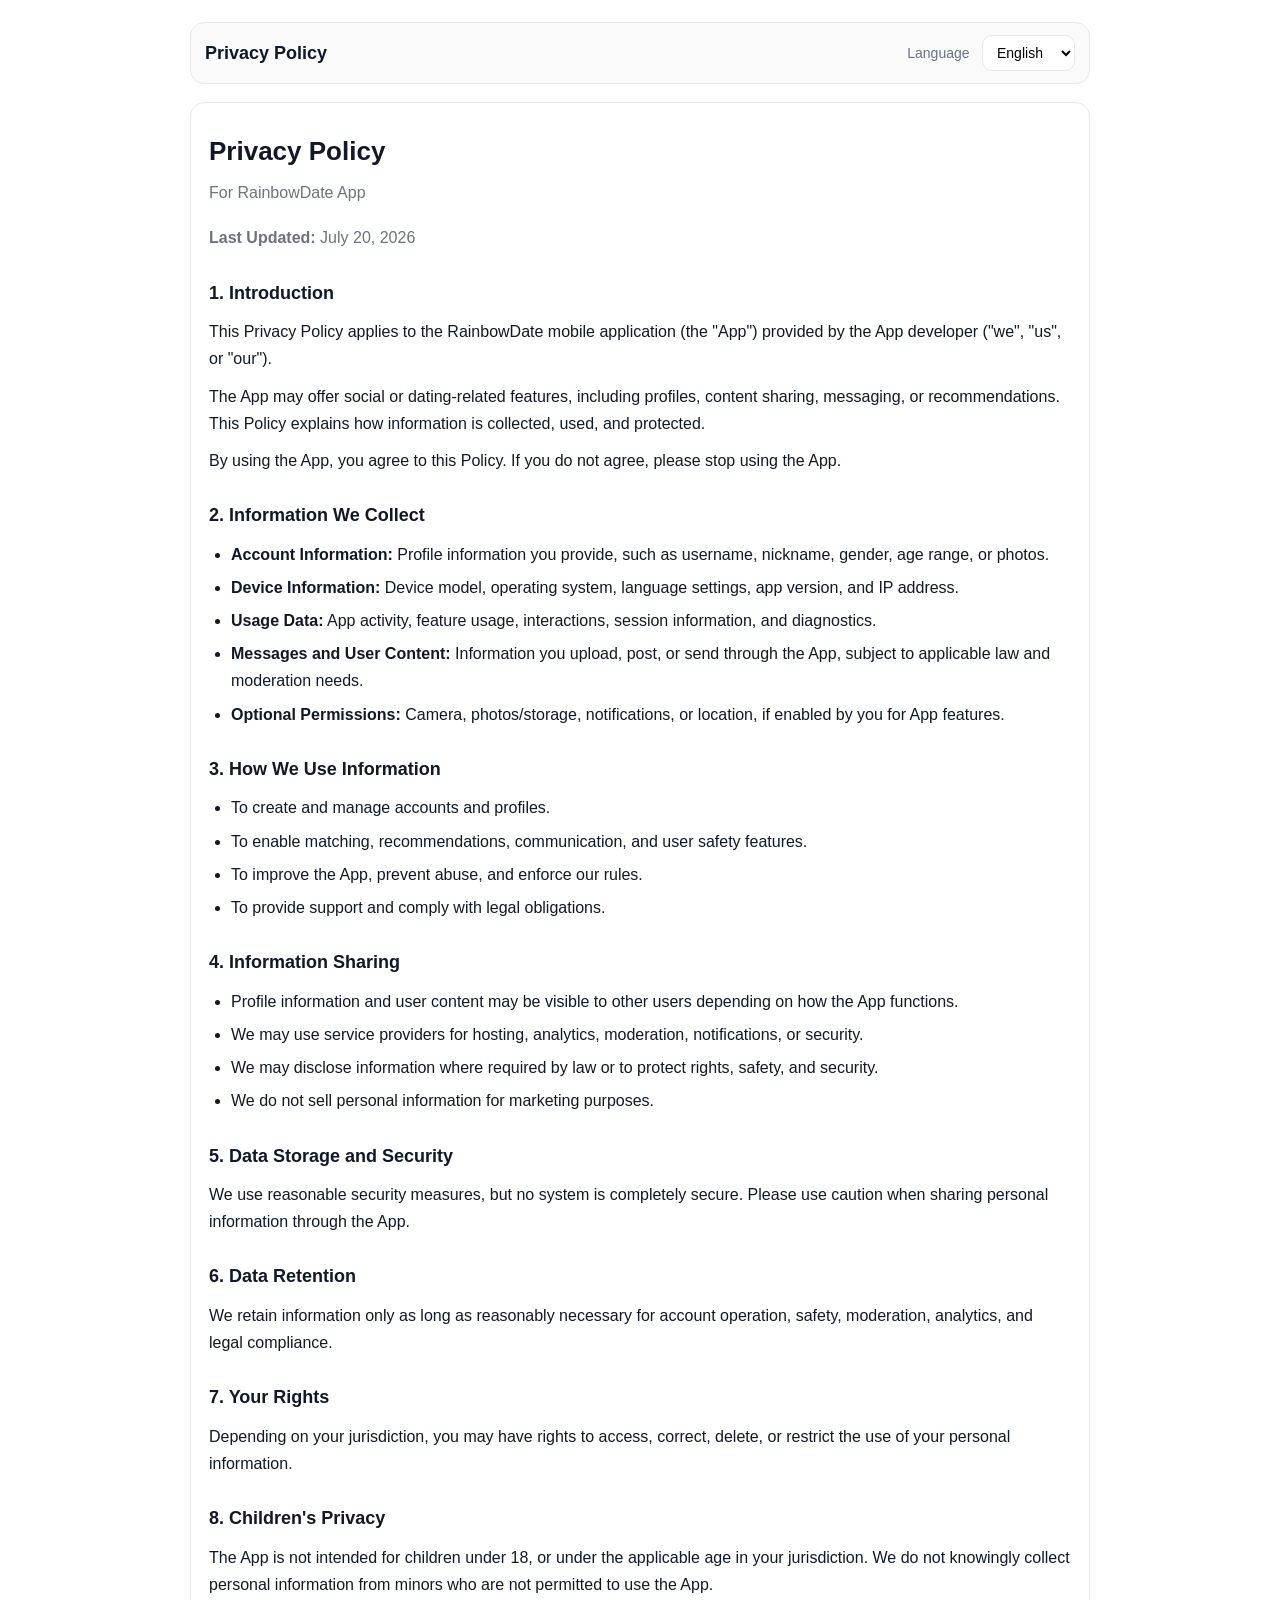
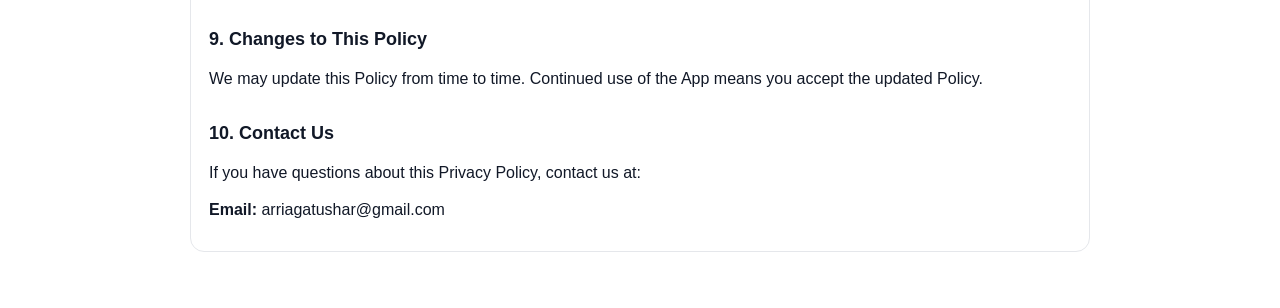
<file: page/agreement/RainbowDate Privacy Policy.html>
<!doctype html>
<html lang="en">
<head>
  <meta charset="utf-8" />
  <meta name="viewport" content="width=device-width, initial-scale=1" />
  <title>RainbowDate Privacy Policy</title>
  <style>
    body {
      margin: 0;
      font-family: -apple-system, BlinkMacSystemFont, "Segoe UI", Roboto, Helvetica, Arial, "PingFang SC",
        "Hiragino Sans GB", "Noto Sans CJK KR", "Noto Sans JP", "Microsoft YaHei", sans-serif;
      line-height: 1.7;
      color: #111827;
      background: #ffffff;
    }
    .wrap { max-width: 900px; margin: 0 auto; padding: 22px 18px 56px; }
    .topbar {
      display: flex;
      gap: 12px;
      align-items: center;
      justify-content: space-between;
      border: 1px solid #e5e7eb;
      border-radius: 14px;
      padding: 12px 14px;
      background: #fafafa;
      margin-bottom: 18px;
    }
    .title { font-size: 18px; font-weight: 800; }
    .lang select {
      padding: 8px 10px;
      border-radius: 10px;
      border: 1px solid #e5e7eb;
      background: white;
      font-size: 14px;
    }
    .lang label { font-size: 14px; color: #6b7280; margin-right: 8px; }
    h1 { font-size: 26px; margin: 8px 0 6px; }
    .sub { color: #6b7280; margin: 0 0 18px; }
    h2 { font-size: 18px; margin: 26px 0 10px; }
    p { margin: 10px 0; }
    ul { margin: 10px 0 10px 22px; padding: 0; }
    li { margin: 6px 0; }
    .card { border: 1px solid #e5e7eb; border-radius: 14px; padding: 18px; background: #ffffff; }
    .lang-section { display: none; }
    .lang-section.active { display: block; }
  </style>
</head>
<body>
  <div class="wrap">
    <div class="topbar">
      <div class="title" data-i18n="appTitle">Privacy Policy</div>
      <div class="lang">
        <label for="langSelect" data-i18n="languageLabel">Language</label>
        <select id="langSelect" aria-label="Language selector">
          <option value="en">English</option>
          <option value="ja">日本語</option>
          <option value="ko">한국어</option>
          <option value="es">Español</option>
        </select>
      </div>
    </div>

    <section class="card lang-section active" id="sec-en">
      <h1>Privacy Policy</h1>
      <p class="sub">For RainbowDate App</p>
      <p class="sub"><strong>Last Updated:</strong> July 20, 2026</p>
      <h2>1. Introduction</h2>
      <p>This Privacy Policy applies to the RainbowDate mobile application (the "App") provided by the App developer ("we", "us", or "our").</p>
      <p>The App may offer social or dating-related features, including profiles, content sharing, messaging, or recommendations. This Policy explains how information is collected, used, and protected.</p>
      <p>By using the App, you agree to this Policy. If you do not agree, please stop using the App.</p>
      <h2>2. Information We Collect</h2>
      <ul>
        <li><strong>Account Information:</strong> Profile information you provide, such as username, nickname, gender, age range, or photos.</li>
        <li><strong>Device Information:</strong> Device model, operating system, language settings, app version, and IP address.</li>
        <li><strong>Usage Data:</strong> App activity, feature usage, interactions, session information, and diagnostics.</li>
        <li><strong>Messages and User Content:</strong> Information you upload, post, or send through the App, subject to applicable law and moderation needs.</li>
        <li><strong>Optional Permissions:</strong> Camera, photos/storage, notifications, or location, if enabled by you for App features.</li>
      </ul>
      <h2>3. How We Use Information</h2>
      <ul>
        <li>To create and manage accounts and profiles.</li>
        <li>To enable matching, recommendations, communication, and user safety features.</li>
        <li>To improve the App, prevent abuse, and enforce our rules.</li>
        <li>To provide support and comply with legal obligations.</li>
      </ul>
      <h2>4. Information Sharing</h2>
      <ul>
        <li>Profile information and user content may be visible to other users depending on how the App functions.</li>
        <li>We may use service providers for hosting, analytics, moderation, notifications, or security.</li>
        <li>We may disclose information where required by law or to protect rights, safety, and security.</li>
        <li>We do not sell personal information for marketing purposes.</li>
      </ul>
      <h2>5. Data Storage and Security</h2>
      <p>We use reasonable security measures, but no system is completely secure. Please use caution when sharing personal information through the App.</p>
      <h2>6. Data Retention</h2>
      <p>We retain information only as long as reasonably necessary for account operation, safety, moderation, analytics, and legal compliance.</p>
      <h2>7. Your Rights</h2>
      <p>Depending on your jurisdiction, you may have rights to access, correct, delete, or restrict the use of your personal information.</p>
      <h2>8. Children's Privacy</h2>
      <p>The App is not intended for children under 18, or under the applicable age in your jurisdiction. We do not knowingly collect personal information from minors who are not permitted to use the App.</p>
      <h2>9. Changes to This Policy</h2>
      <p>We may update this Policy from time to time. Continued use of the App means you accept the updated Policy.</p>
      <h2>10. Contact Us</h2>
      <p>If you have questions about this Privacy Policy, contact us at:</p>
      <p><strong>Email:</strong> arriagatushar@gmail.com</p>
    </section>

    <section class="card lang-section" id="sec-ja">
      <h1>プライバシーポリシー</h1>
      <p class="sub">RainbowDate アプリ向け</p>
      <p class="sub"><strong>最終更新日:</strong> 2026年7月20日</p>
      <h2>1. はじめに</h2>
      <p>本プライバシーポリシーは、アプリ開発者が提供する RainbowDate モバイルアプリ（「本アプリ」）に適用されます。</p>
      <p>本アプリは、プロフィール作成、コンテンツ共有、メッセージ、レコメンドなど、ソーシャルまたはデーティング関連の機能を提供する場合があります。本ポリシーは、情報の収集、利用、保護方法を説明します。</p>
      <p>本アプリを利用することにより、お客様は本ポリシーに同意したものとみなされます。同意いただけない場合は、本アプリの利用を停止してください。</p>
      <h2>2. 収集する情報</h2>
      <ul>
        <li><strong>アカウント情報:</strong> ユーザー名、ニックネーム、性別、年齢帯、写真など、プロフィールに入力する情報。</li>
        <li><strong>端末情報:</strong> 端末モデル、OS、言語設定、アプリバージョン、IP アドレス。</li>
        <li><strong>利用データ:</strong> アプリ内行動、機能利用、相互作用、セッション情報、診断情報。</li>
        <li><strong>メッセージとユーザーコンテンツ:</strong> 本アプリを通じて投稿、共有、送信する情報。</li>
        <li><strong>任意の権限:</strong> カメラ、写真/ストレージ、通知、位置情報など。</li>
      </ul>
      <h2>3. 情報の利用方法</h2>
      <ul>
        <li>アカウントやプロフィールの作成・管理のため。</li>
        <li>マッチング、レコメンド、コミュニケーション、安全機能の提供のため。</li>
        <li>本アプリ改善、不正防止、ルール執行のため。</li>
        <li>サポート対応および法的義務遵守のため。</li>
      </ul>
      <h2>4. 情報共有</h2>
      <ul>
        <li>プロフィール情報やユーザーコンテンツは、本アプリの仕様に応じて他ユーザーに表示される場合があります。</li>
        <li>ホスティング、解析、モデレーション、通知、セキュリティのためのサービス提供者を利用する場合があります。</li>
        <li>法令上必要な場合、または権利、安全、セキュリティ保護のため情報を開示する場合があります。</li>
        <li>当社はマーケティング目的で個人情報を販売しません。</li>
      </ul>
      <h2>5. データ保管とセキュリティ</h2>
      <p>当社は合理的な安全対策を講じますが、完全に安全なシステムは存在しません。個人情報の共有には十分ご注意ください。</p>
      <h2>6. データ保持</h2>
      <p>当社は、アカウント運用、安全管理、モデレーション、解析、法令遵守のために合理的に必要な期間のみ情報を保持します。</p>
      <h2>7. お客様の権利</h2>
      <p>地域によっては、個人情報へのアクセス、訂正、削除、利用制限を求める権利がある場合があります。</p>
      <h2>8. 子どものプライバシー</h2>
      <p>本アプリは 18 歳未満、または地域法令上の最低年齢未満の方を対象としていません。当社は、利用が認められていない未成年者の個人情報を故意に収集しません。</p>
      <h2>9. 本ポリシーの変更</h2>
      <p>当社は本ポリシーを随時更新する場合があります。変更後も利用を継続することで、更新版に同意したものとみなされます。</p>
      <h2>10. お問い合わせ</h2>
      <p>本ポリシーに関するご質問は、以下までご連絡ください。</p>
      <p><strong>メール:</strong> arriagatushar@gmail.com</p>
    </section>

    <section class="card lang-section" id="sec-ko">
      <h1>개인정보 처리방침</h1>
      <p class="sub">RainbowDate 앱용</p>
      <p class="sub"><strong>최종 업데이트:</strong> 2026년 7월 20일</p>
      <h2>1. 소개</h2>
      <p>본 개인정보 처리방침은 앱 개발자가 제공하는 RainbowDate 모바일 애플리케이션(“앱”)에 적용됩니다.</p>
      <p>앱은 프로필, 콘텐츠 공유, 메시지, 추천 등 소셜 또는 데이팅 관련 기능을 제공할 수 있습니다. 본 정책은 정보가 어떻게 수집, 사용 및 보호되는지 설명합니다.</p>
      <p>앱을 사용함으로써 귀하는 본 정책에 동의하는 것으로 간주됩니다. 동의하지 않는 경우 앱 사용을 중단해 주세요.</p>
      <h2>2. 수집하는 정보</h2>
      <ul>
        <li><strong>계정 정보:</strong> 사용자 이름, 닉네임, 성별, 연령대, 사진 등 프로필 정보.</li>
        <li><strong>기기 정보:</strong> 기기 모델, 운영체제, 언어 설정, 앱 버전, IP 주소.</li>
        <li><strong>사용 데이터:</strong> 앱 활동, 기능 사용, 상호작용, 세션 정보 및 진단 정보.</li>
        <li><strong>메시지 및 사용자 콘텐츠:</strong> 앱을 통해 업로드, 게시 또는 전송하는 정보.</li>
        <li><strong>선택 권한:</strong> 카메라, 사진/저장소, 알림 또는 위치 정보.</li>
      </ul>
      <h2>3. 정보 이용 방법</h2>
      <ul>
        <li>계정 및 프로필을 생성하고 관리하기 위해.</li>
        <li>매칭, 추천, 소통 및 사용자 안전 기능을 제공하기 위해.</li>
        <li>앱 개선, 남용 방지 및 규칙 시행을 위해.</li>
        <li>고객 지원 및 법적 의무 준수를 위해.</li>
      </ul>
      <h2>4. 정보 공유</h2>
      <ul>
        <li>프로필 정보와 사용자 콘텐츠는 앱 기능 방식에 따라 다른 사용자에게 표시될 수 있습니다.</li>
        <li>호스팅, 분석, 모더레이션, 알림 또는 보안을 위한 서비스 제공업체를 사용할 수 있습니다.</li>
        <li>법적으로 요구되거나 권리, 안전, 보안을 보호하기 위해 정보를 공개할 수 있습니다.</li>
        <li>당사는 마케팅 목적으로 개인정보를 판매하지 않습니다.</li>
      </ul>
      <h2>5. 데이터 저장 및 보안</h2>
      <p>당사는 합리적인 보안 조치를 사용하지만, 어떤 시스템도 완전히 안전할 수는 없습니다. 앱을 통해 개인 정보를 공유할 때 주의해 주세요.</p>
      <h2>6. 데이터 보관</h2>
      <p>당사는 계정 운영, 안전 관리, 모더레이션, 분석 및 법적 준수를 위해 합리적으로 필요한 기간 동안만 정보를 보관합니다.</p>
      <h2>7. 귀하의 권리</h2>
      <p>귀하의 관할에 따라 개인정보 접근, 정정, 삭제 또는 이용 제한을 요청할 권리가 있을 수 있습니다.</p>
      <h2>8. 아동의 개인정보 보호</h2>
      <p>앱은 18세 미만 또는 귀하 지역의 적용 최소 연령 미만 사용자를 대상으로 하지 않습니다. 당사는 앱 사용이 허용되지 않은 미성년자의 개인정보를 고의로 수집하지 않습니다.</p>
      <h2>9. 본 정책의 변경</h2>
      <p>당사는 본 정책을 수시로 업데이트할 수 있습니다. 변경 후에도 앱을 계속 사용하면 업데이트된 정책에 동의한 것으로 간주됩니다.</p>
      <h2>10. 문의하기</h2>
      <p>본 개인정보 처리방침에 관한 문의는 아래로 연락해 주세요.</p>
      <p><strong>이메일:</strong> arriagatushar@gmail.com</p>
    </section>

    <section class="card lang-section" id="sec-es">
      <h1>Política de Privacidad</h1>
      <p class="sub">Para la App RainbowDate</p>
      <p class="sub"><strong>Última actualización:</strong> 20 de julio de 2026</p>
      <h2>1. Introducción</h2>
      <p>Esta Política de Privacidad se aplica a la aplicación móvil RainbowDate proporcionada por el desarrollador de la App.</p>
      <p>La App puede ofrecer funciones sociales o relacionadas con citas, incluidas perfiles, intercambio de contenido, mensajería o recomendaciones. Esta Política explica cómo se recopila, usa y protege la información.</p>
      <p>Al usar la App, aceptas esta Política. Si no estás de acuerdo, deja de usar la App.</p>
      <h2>2. Información que recopilamos</h2>
      <ul>
        <li><strong>Información de cuenta:</strong> información de perfil como nombre de usuario, apodo, género, rango de edad o fotos.</li>
        <li><strong>Información del dispositivo:</strong> modelo, sistema operativo, idioma, versión de la App y dirección IP.</li>
        <li><strong>Datos de uso:</strong> actividad en la App, uso de funciones, interacciones, información de sesión y diagnósticos.</li>
        <li><strong>Mensajes y contenido del usuario:</strong> información que subes, publicas o envías a través de la App.</li>
        <li><strong>Permisos opcionales:</strong> cámara, fotos/almacenamiento, notificaciones o ubicación.</li>
      </ul>
      <h2>3. Cómo usamos la información</h2>
      <ul>
        <li>Para crear y gestionar cuentas y perfiles.</li>
        <li>Para habilitar coincidencias, recomendaciones, comunicación y funciones de seguridad.</li>
        <li>Para mejorar la App, prevenir abusos y aplicar nuestras reglas.</li>
        <li>Para brindar soporte y cumplir obligaciones legales.</li>
      </ul>
      <h2>4. Compartición de información</h2>
      <ul>
        <li>La información del perfil y el contenido del usuario pueden ser visibles para otros usuarios según el funcionamiento de la App.</li>
        <li>Podemos usar proveedores de servicios para alojamiento, analítica, moderación, notificaciones o seguridad.</li>
        <li>Podemos divulgar información cuando la ley lo exija o para proteger derechos, seguridad y protección.</li>
        <li>No vendemos información personal con fines de marketing.</li>
      </ul>
      <h2>5. Almacenamiento y seguridad</h2>
      <p>Usamos medidas razonables de seguridad, pero ningún sistema es completamente seguro. Ten precaución al compartir información personal a través de la App.</p>
      <h2>6. Conservación de datos</h2>
      <p>Conservamos la información solo durante el tiempo razonablemente necesario para la operación de cuentas, seguridad, moderación, analítica y cumplimiento legal.</p>
      <h2>7. Tus derechos</h2>
      <p>Según tu jurisdicción, puedes tener derechos para acceder, corregir, eliminar o restringir el uso de tu información personal.</p>
      <h2>8. Privacidad infantil</h2>
      <p>La App no está dirigida a menores de 18 años, o a la edad mínima aplicable en tu jurisdicción. No recopilamos deliberadamente información personal de menores que no estén autorizados a usar la App.</p>
      <h2>9. Cambios en esta Política</h2>
      <p>Podemos actualizar esta Política periódicamente. El uso continuado de la App significa que aceptas la Política actualizada.</p>
      <h2>10. Contáctanos</h2>
      <p>Si tienes preguntas sobre esta Política de Privacidad, contáctanos en:</p>
      <p><strong>Correo:</strong> arriagatushar@gmail.com</p>
    </section>
  </div>

  <script>
    (function () {
      const select = document.getElementById('langSelect');
      const sections = { en: document.getElementById('sec-en'), ja: document.getElementById('sec-ja'), ko: document.getElementById('sec-ko'), es: document.getElementById('sec-es') };
      function normalizeLang(lang) { return lang ? String(lang).toLowerCase() : ''; }
      function guessLang() {
        const navLang = normalizeLang(navigator.language || navigator.userLanguage);
        if (navLang.startsWith('ja')) return 'ja';
        if (navLang.startsWith('ko')) return 'ko';
        if (navLang.startsWith('es')) return 'es';
        return 'en';
      }
      function setActive(lang) { Object.keys(sections).forEach((k) => sections[k].classList.toggle('active', k === lang)); }
      const topbarI18n = {
        en: { appTitle: 'Privacy Policy', languageLabel: 'Language' },
        ja: { appTitle: 'プライバシーポリシー', languageLabel: '言語' },
        ko: { appTitle: '개인정보 처리방침', languageLabel: '언어' },
        es: { appTitle: 'Política de Privacidad', languageLabel: 'Idioma' },
      };
      function applyTopbar(lang) {
        const dict = topbarI18n[lang] || topbarI18n.en;
        document.querySelectorAll('[data-i18n="appTitle"]').forEach((el) => el.textContent = dict.appTitle);
        document.querySelectorAll('[data-i18n="languageLabel"]').forEach((el) => el.textContent = dict.languageLabel);
      }
      const stored = localStorage.getItem('rainbowdate_privacy_lang');
      const initial = stored || guessLang();
      select.value = initial;
      applyTopbar(initial);
      setActive(initial);
      select.addEventListener('change', () => {
        const lang = select.value;
        localStorage.setItem('rainbowdate_privacy_lang', lang);
        applyTopbar(lang);
        setActive(lang);
      });
    })();
  </script>
</body>
</html>
</file>
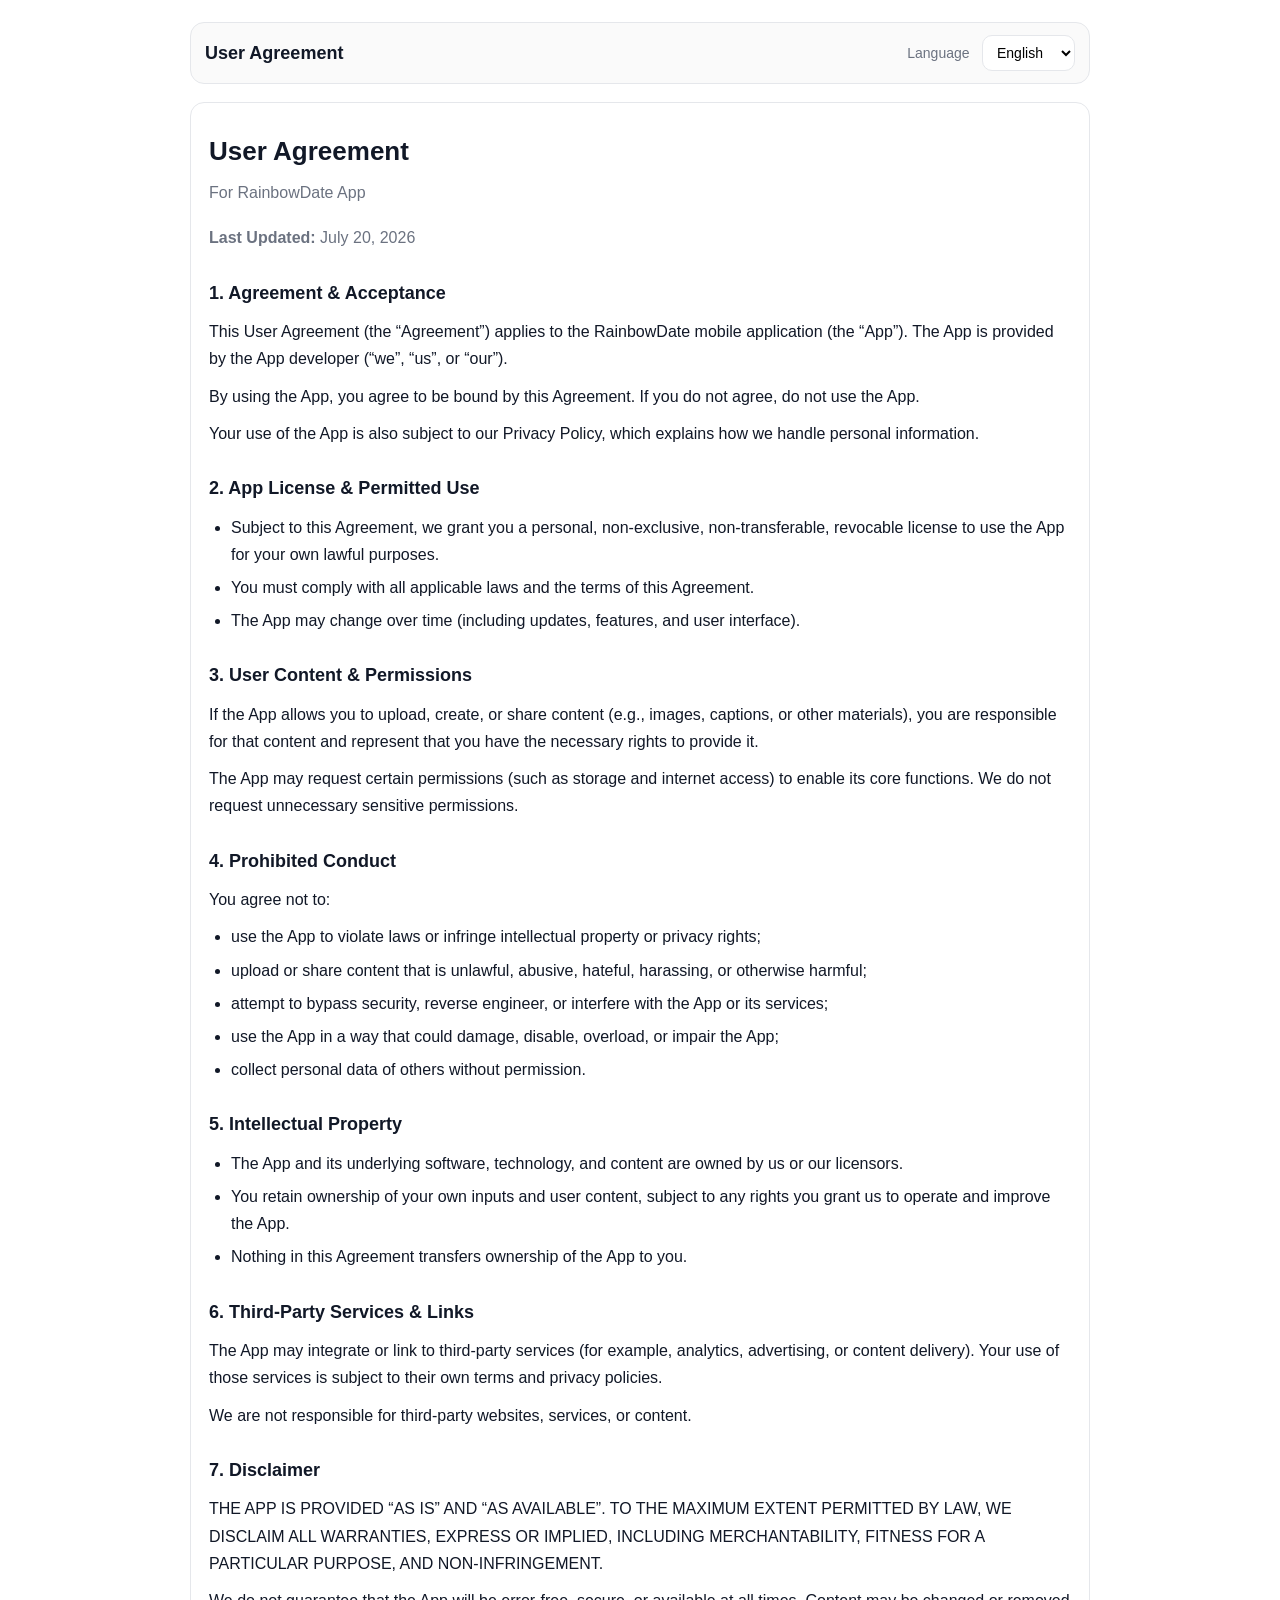
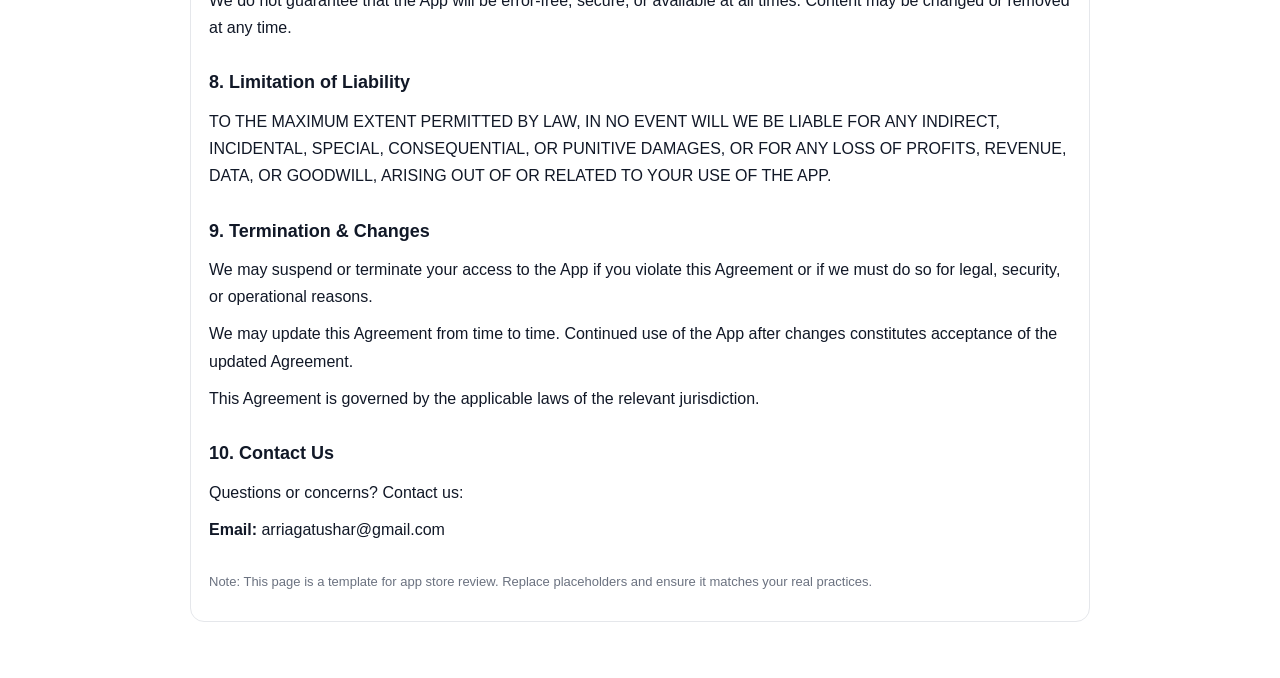
<file: page/agreement/RainbowDate User Agreement.html>
<!doctype html>
<html lang="en">
<head>
  <meta charset="utf-8" />
  <meta name="viewport" content="width=device-width, initial-scale=1" />
  <title>RainbowDate User Agreement</title>
  <style>
    body {
      margin: 0;
      font-family: -apple-system, BlinkMacSystemFont, "Segoe UI", Roboto, Helvetica, Arial, "PingFang SC",
        "Hiragino Sans GB", "Noto Sans CJK KR", "Noto Sans JP", "Microsoft YaHei", sans-serif;
      line-height: 1.7;
      color: #111827;
      background: #ffffff;
    }
    .wrap { max-width: 900px; margin: 0 auto; padding: 22px 18px 56px; }
    .topbar {
      display: flex;
      gap: 12px;
      align-items: center;
      justify-content: space-between;
      border: 1px solid #e5e7eb;
      border-radius: 14px;
      padding: 12px 14px;
      background: #fafafa;
      margin-bottom: 18px;
    }
    .title { font-size: 18px; font-weight: 800; }
    .lang select {
      padding: 8px 10px;
      border-radius: 10px;
      border: 1px solid #e5e7eb;
      background: white;
      font-size: 14px;
    }
    .lang label { font-size: 14px; color: #6b7280; margin-right: 8px; }
    h1 { font-size: 26px; margin: 8px 0 6px; }
    .sub { color: #6b7280; margin: 0 0 18px; }
    h2 { font-size: 18px; margin: 26px 0 10px; }
    h3 { font-size: 15px; margin: 18px 0 8px; }
    p { margin: 10px 0; }
    ul { margin: 10px 0 10px 22px; padding: 0; }
    li { margin: 6px 0; }
    .card {
      border: 1px solid #e5e7eb;
      border-radius: 14px;
      padding: 18px;
      background: #ffffff;
    }
    a { color: #2563eb; }
    .lang-section { display: none; }
    .lang-section.active { display: block; }
    .foot { margin-top: 28px; color: #6b7280; font-size: 13px; }
  </style>
</head>

<body>
  <div class="wrap">
    <div class="topbar">
      <div class="title" data-i18n="appTitle">User Agreement</div>
      <div class="lang">
        <label for="langSelect" data-i18n="languageLabel">Language</label>
        <select id="langSelect" aria-label="Language selector">
          <option value="en">English</option>
          <option value="ja">日本語</option>
          <option value="ko">한국어</option>
          <option value="es">Español</option>
        </select>
      </div>
    </div>

    <!-- ===================== EN ===================== -->
    <section class="card lang-section active" id="sec-en">
      <h1 data-i18n="uaTitle">User Agreement</h1>
      <p class="sub" data-i18n="forApp">For RainbowDate App</p>
      <p class="sub"><strong data-i18n="lastUpdatedLabel">Last Updated:</strong> July 20, 2026</p>

      <h2 data-i18n="sec1Title">1. Agreement & Acceptance</h2>
      <p data-i18n="sec1P1">
        This User Agreement (the “Agreement”) applies to the RainbowDate mobile application (the “App”).
        The App is provided by the App developer (“we”, “us”, or “our”).
      </p>
      <p data-i18n="sec1P2">
        By using the App, you agree to be bound by this Agreement. If you do not agree, do not use the App.
      </p>
      <p data-i18n="privacyRef">
        Your use of the App is also subject to our Privacy Policy,
        which explains how we handle personal information.
      </p>

      <h2 data-i18n="sec2Title">2. App License & Permitted Use</h2>
      <ul>
        <li data-i18n="sec2Li1">Subject to this Agreement, we grant you a personal, non-exclusive, non-transferable, revocable license to use the App for your own lawful purposes.</li>
        <li data-i18n="sec2Li2">You must comply with all applicable laws and the terms of this Agreement.</li>
        <li data-i18n="sec2Li3">The App may change over time (including updates, features, and user interface).</li>
      </ul>

      <h2 data-i18n="sec3Title">3. User Content & Permissions</h2>
      <p data-i18n="sec3P1">
        If the App allows you to upload, create, or share content (e.g., images, captions, or other materials),
        you are responsible for that content and represent that you have the necessary rights to provide it.
      </p>
      <p data-i18n="sec3P2">
        The App may request certain permissions (such as storage and internet access) to enable its core functions.
        We do not request unnecessary sensitive permissions.
      </p>

      <h2 data-i18n="sec4Title">4. Prohibited Conduct</h2>
      <p data-i18n="sec4P1">You agree not to:</p>
      <ul>
        <li data-i18n="sec4Li1">use the App to violate laws or infringe intellectual property or privacy rights;</li>
        <li data-i18n="sec4Li2">upload or share content that is unlawful, abusive, hateful, harassing, or otherwise harmful;</li>
        <li data-i18n="sec4Li3">attempt to bypass security, reverse engineer, or interfere with the App or its services;</li>
        <li data-i18n="sec4Li4">use the App in a way that could damage, disable, overload, or impair the App;</li>
        <li data-i18n="sec4Li5">collect personal data of others without permission.</li>
      </ul>

      <h2 data-i18n="sec5Title">5. Intellectual Property</h2>
      <ul>
        <li data-i18n="sec5Li1">The App and its underlying software, technology, and content are owned by us or our licensors.</li>
        <li data-i18n="sec5Li2">You retain ownership of your own inputs and user content, subject to any rights you grant us to operate and improve the App.</li>
        <li data-i18n="sec5Li3">Nothing in this Agreement transfers ownership of the App to you.</li>
      </ul>

      <h2 data-i18n="sec6Title">6. Third-Party Services & Links</h2>
      <p data-i18n="sec6P1">
        The App may integrate or link to third-party services (for example, analytics, advertising, or content delivery).
        Your use of those services is subject to their own terms and privacy policies.
      </p>
      <p data-i18n="sec6P2">We are not responsible for third-party websites, services, or content.</p>

      <h2 data-i18n="sec7Title">7. Disclaimer</h2>
      <p data-i18n="sec7P1">
        THE APP IS PROVIDED “AS IS” AND “AS AVAILABLE”. TO THE MAXIMUM EXTENT PERMITTED BY LAW, WE DISCLAIM ALL WARRANTIES, EXPRESS OR IMPLIED,
        INCLUDING MERCHANTABILITY, FITNESS FOR A PARTICULAR PURPOSE, AND NON-INFRINGEMENT.
      </p>
      <p data-i18n="sec7P2">
        We do not guarantee that the App will be error-free, secure, or available at all times. Content may be changed or removed at any time.
      </p>

      <h2 data-i18n="sec8Title">8. Limitation of Liability</h2>
      <p data-i18n="sec8P1">
        TO THE MAXIMUM EXTENT PERMITTED BY LAW, IN NO EVENT WILL WE BE LIABLE FOR ANY INDIRECT, INCIDENTAL, SPECIAL, CONSEQUENTIAL, OR PUNITIVE DAMAGES,
        OR FOR ANY LOSS OF PROFITS, REVENUE, DATA, OR GOODWILL, ARISING OUT OF OR RELATED TO YOUR USE OF THE APP.
      </p>

      <h2 data-i18n="sec9Title">9. Termination & Changes</h2>
      <p data-i18n="sec9P1">
        We may suspend or terminate your access to the App if you violate this Agreement or if we must do so for legal, security, or operational reasons.
      </p>
      <p data-i18n="sec9P2">
        We may update this Agreement from time to time. Continued use of the App after changes constitutes acceptance of the updated Agreement.
      </p>
      <p>This Agreement is governed by the applicable laws of the relevant jurisdiction.</p>

      <h2 data-i18n="sec10Title">10. Contact Us</h2>
      <p data-i18n="sec10P1">Questions or concerns? Contact us:</p>
      <p><strong>Email:</strong> <span data-i18n="emailValue">arriagatushar@gmail.com</span></p>
      <div class="foot">
        <p data-i18n="noteTemplate">
          Note: This page is a template for app store review. Replace placeholders and ensure it matches your real practices.
        </p>
      </div>
    </section>

    <!-- ===================== JA ===================== -->
    <section class="card lang-section" id="sec-ja">
      <h1 data-i18n="uaTitle">ユーザー規約</h1>
      <p class="sub" data-i18n="forApp">RainbowDate アプリ向け</p>
      <p class="sub"><strong data-i18n="lastUpdatedLabel">最終更新日:</strong> 2026年7月20日</p>

      <h2>1. 同意と承諾</h2>
      <p>
        本ユーザー規約（「本規約」）は、RainbowDate モバイルアプリ（「本アプリ」）に適用されます。
        本アプリはアプリ開発者（「当社」「私たち」または「弊社」）が提供します。
      </p>
      <p>
        本アプリの利用により、本規約に同意したものとみなされます。同意いただけない場合は、本アプリをご利用にならないでください。
      </p>
      <p>
        なお、本アプリの利用は、個人情報の取扱いについて説明するプライバシーポリシーにも従います。
      </p>

      <h2>2. ライセンスと許可された利用</h2>
      <ul>
        <li>本規約の条件に従い、私的かつ非独占的で、譲渡不可かつ取り消し可能な形で、本アプリを合法な目的のために利用する権利を付与します。</li>
        <li>お客様は、適用されるすべての法律および本規約を遵守する必要があります。</li>
        <li>本アプリは、アップデートや機能、ユーザーインターフェース等により、変更される場合があります。</li>
      </ul>

      <h2>3. ユーザーコンテンツと権限</h2>
      <p>
        本アプリが画像、キャプション、またはその他のコンテンツのアップロード/作成/共有を許可する場合、
        そのコンテンツについて責任を負い、提供に必要な権利を有することを表明します。
      </p>
      <p>
        本アプリは、機能を有効にするために、ストレージやインターネットアクセス等の一定の権限を求める場合があります。
        当社は不要な機微情報に関する権限を要求しません。
      </p>

      <h2>4. 禁止行為</h2>
      <p>お客様は次の行為を行わないことに同意します。</p>
      <ul>
        <li>法令に違反すること、または知的財産権やプライバシー権を侵害すること。</li>
        <li>違法・虐待的・差別的・嫌がらせ・その他有害なコンテンツをアップロードまたは共有すること。</li>
        <li>セキュリティを回避すること、リバースエンジニアリングすること、または本アプリ/サービスに干渉すること。</li>
        <li>本アプリを損なったり無効化したり、過負荷をかけたり、機能を阻害したりする方法で利用すること。</li>
        <li>他者の個人情報を許可なく収集すること。</li>
      </ul>

      <h2>5. 知的財産権</h2>
      <ul>
        <li>本アプリおよびその基盤となるソフトウェア、技術、コンテンツの権利は、当社またはライセンサーが所有します。</li>
        <li>お客様は、自らの入力やユーザーコンテンツの所有権を保持します（ただし、本アプリの運営・改善に必要な範囲で当社が受ける権利は除きます）。</li>
        <li>本規約は、本アプリの所有権をお客様に移転するものではありません。</li>
      </ul>

      <h2>6. 第三者サービスとリンク</h2>
      <p>
        本アプリは、第三者サービス（分析、広告、コンテンツ配信等）を統合またはリンクする場合があります。
        それらのサービスの利用は、各サービスの利用規約およびプライバシーポリシーに従います。
      </p>
      <p>当社は、第三者のWebサイト、サービス、またはコンテンツについて責任を負いません。</p>

      <h2>7. 免責</h2>
      <p>
        本アプリは「現状有姿」および「利用可能な範囲で」提供されます。法律で認められる最大限の範囲で、当社は
        明示または黙示を問わず、商品性、特定目的への適合性、非侵害等のすべての保証を否認します。
      </p>
      <p>
        当社は、本アプリがエラーなく安全であること、または常に利用可能であることを保証しません。
        コンテンツは、いつでも変更または削除される場合があります。
      </p>

      <h2>8. 責任の制限</h2>
      <p>
        法律で認められる最大限の範囲で、当社は、本アプリの利用に起因または関連して発生した間接的、付随的、
        特別、結果的、または懲罰的損害、ならびに利益、収益、データ、または信用の損失について責任を負いません。
      </p>

      <h2>9. 解除・変更</h2>
      <p>
        お客様が本規約に違反した場合、または法的・安全面・運用上の理由により必要な場合、当社はアクセスを停止または終了することがあります。
      </p>
      <p>
        当社は、本規約を随時更新する場合があります。変更後も本アプリを継続して利用することにより、更新された本規約に同意したものとみなされます。
      </p>
      <p>本規約は、適用される法令に従って解釈されます。</p>

      <h2>10. お問い合わせ</h2>
      <p>ご質問やご懸念がある場合は、以下までご連絡ください。</p>
      <p><strong>メール：</strong> arriagatushar@gmail.com</p>
      <div class="foot">
        <p>
          注: 本ページはアプリストア審査向けのテンプレートです。プレースホルダーを置き換え、実際の運用と一致していることを確認してください。
        </p>
      </div>
    </section>

    <!-- ===================== KO ===================== -->
    <section class="card lang-section" id="sec-ko">
      <h1 data-i18n="uaTitle">이용약관</h1>
      <p class="sub" data-i18n="forApp">RainbowDate 앱용</p>
      <p class="sub"><strong data-i18n="lastUpdatedLabel">최종 업데이트:</strong> 2026년 7월 20일</p>

      <h2>1. 동의 및 수락</h2>
      <p>
        본 이용약관(“약관”)은 RainbowDate 모바일 애플리케이션(“앱”)에 적용됩니다.
        앱은 앱 개발자(“회사”, “우리”, “당사”)에서 제공합니다.
      </p>
      <p>
        앱을 사용함으로써 귀하는 본 약관에 동의하는 것으로 간주됩니다. 동의하지 않는 경우 앱을 사용하지 마십시오.
      </p>
      <p>
        또한, 앱 사용은 개인정보의 처리에 대한 내용을 설명하는
        개인정보 처리방침에도 적용됩니다.
      </p>

      <h2>2. 앱 라이선스 및 허용된 사용</h2>
      <ul>
        <li>본 약관의 조건에 따라 귀하에게 개인적이고 비독점적이며 양도 불가능하고 취소 가능한 방식으로, 귀하의 합법적인 목적을 위해 앱을 사용할 수 있는 권리를 부여합니다.</li>
        <li>귀하는 관련 법률 및 본 약관을 준수해야 합니다.</li>
        <li>앱은 업데이트, 기능, 사용자 인터페이스 등을 포함하여 시간이 지나며 변경될 수 있습니다.</li>
      </ul>

      <h2>3. 사용자 콘텐츠 및 권한</h2>
      <p>
        앱에서 이미지, 캡션 또는 기타 자료를 업로드/작성/공유할 수 있는 경우, 귀하는 해당 콘텐츠에 대한 책임을 지며
        제공에 필요한 권리가 있음을 보증합니다.
      </p>
      <p>
        앱은 핵심 기능을 제공하기 위해 저장소 및 인터넷 액세스 등 일부 권한을 요청할 수 있습니다.
        회사는 불필요한 민감 권한을 요청하지 않습니다.
      </p>

      <h2>4. 금지된 행위</h2>
      <p>귀하는 다음을 수행하지 않는 데 동의합니다.</p>
      <ul>
        <li>법을 위반하거나 지식재산권 또는 개인정보 권리를 침해하는 방식으로 앱을 사용하는 행위</li>
        <li>불법적이거나, 모욕적이거나, 혐오적이거나, 괴롭힘이거나, 기타 유해한 콘텐츠를 업로드 또는 공유하는 행위</li>
        <li>보안 우회, 리버스 엔지니어링 또는 앱/서비스에 대한 방해 시도 행위</li>
        <li>앱을 손상시키거나 비활성화하거나 과부하를 유발하는 방식으로 사용하는 행위</li>
        <li>타인의 개인 정보를 허가 없이 수집하는 행위</li>
      </ul>

      <h2>5. 지식재산권</h2>
      <ul>
        <li>앱 및 기반 소프트웨어, 기술, 콘텐츠에 대한 권리는 회사 또는 라이선스 제공자에게 있습니다.</li>
        <li>귀하는 귀하의 입력 및 사용자 콘텐츠에 대한 소유권을 유지하되, 회사가 앱을 운영하고 개선하는 데 필요한 범위의 권리를 부여한 경우는 예외입니다.</li>
        <li>본 약관은 앱의 소유권을 귀하에게 이전하지 않습니다.</li>
      </ul>

      <h2>6. 제3자 서비스 및 링크</h2>
      <p>
        앱은 제3자 서비스(예: 분석, 광고, 콘텐츠 전송)를 통합하거나 링크할 수 있습니다.
        해당 서비스 사용은 각 서비스의 약관 및 개인정보 처리방침에 따릅니다.
      </p>
      <p>회사는 제3자의 웹사이트, 서비스 또는 콘텐츠에 대해 책임지지 않습니다.</p>

      <h2>7. 면책</h2>
      <p>
        앱은 “있는 그대로” 및 “이용 가능한 범위 내에서” 제공됩니다. 관계 법령이 허용하는 최대한의 범위에서 회사는 상품성, 특정 목적에의 적합성,
        비침해 등을 포함하여 명시적 또는 묵시적 모든 보증을 부인합니다.
      </p>
      <p>
        회사는 앱이 오류가 없고 안전하며 항상 사용 가능하다는 것을 보장하지 않습니다. 콘텐츠는 언제든지 변경 또는 삭제될 수 있습니다.
      </p>

      <h2>8. 책임의 제한</h2>
      <p>
        관계 법령이 허용하는 최대한의 범위에서, 회사는 앱 사용과 관련하여 발생한 간접적·부수적·특별·결과적·징벌적 손해 또는
        이익, 수익, 데이터, 영업권의 손실에 대해 책임지지 않습니다.
      </p>

      <h2>9. 종료 및 변경</h2>
      <p>
        귀하가 본 약관을 위반하는 경우 또는 법적·보안·운영상의 이유로 필요한 경우, 회사는 앱 이용을 일시중지하거나 종료할 수 있습니다.
      </p>
      <p>
        회사는 본 약관을 수시로 업데이트할 수 있습니다. 변경 후에도 앱을 계속 사용하는 경우 업데이트된 약관에 동의하는 것으로 간주됩니다.
      </p>
      <p>본 약관은 관련 관할의 적용 법령에 따릅니다.</p>

      <h2>10. 문의하기</h2>
      <p>문의 사항이 있으시면 연락해 주세요.</p>
      <p><strong>이메일:</strong> arriagatushar@gmail.com</p>
      <div class="foot">
        <p>
          참고: 본 페이지는 앱 스토어 심사용 템플릿입니다. 자리표시자를 실제 운영 내용과 일치하도록 변경해 주세요.
        </p>
      </div>
    </section>

    <!-- ===================== ES ===================== -->
    <section class="card lang-section" id="sec-es">
      <h1 data-i18n="uaTitle">Acuerdo de Usuario</h1>
      <p class="sub" data-i18n="forApp">Para la App RainbowDate</p>
      <p class="sub"><strong data-i18n="lastUpdatedLabel">Última actualización:</strong> 20 de julio de 2026</p>

      <h2>1. Acuerdo y aceptación</h2>
      <p>
        Este Acuerdo de Usuario (“Acuerdo”) se aplica a la aplicación móvil RainbowDate (la “App”).
        La App es proporcionada por el desarrollador de la App (“nosotros”, “nuestro” o “la entidad responsable”).
      </p>
      <p>
        Al utilizar la App, aceptas cumplir con este Acuerdo. Si no estás de acuerdo, no uses la App.
      </p>
      <p>
        Además, tu uso de la App también está sujeto a nuestra Política de Privacidad,
        que explica cómo recopilamos y tratamos la información personal.
      </p>

      <h2>2. Licencia de la App y uso permitido</h2>
      <ul>
        <li>Sujeto a este Acuerdo, te otorgamos una licencia personal, no exclusiva, no transferible y revocable para usar la App con tus propios fines lícitos.</li>
        <li>Debes cumplir con todas las leyes aplicables y con los términos de este Acuerdo.</li>
        <li>La App puede cambiar con el tiempo (incluidas actualizaciones, funciones e interfaz de usuario).</li>
      </ul>

      <h2>3. Contenido del usuario y permisos</h2>
      <p>
        Si la App te permite subir, crear o compartir contenido (p. ej., imágenes, subtítulos u otros materiales),
        eres responsable de dicho contenido y declaras que tienes los derechos necesarios para proporcionarlo.
      </p>
      <p>
        La App puede solicitar ciertos permisos (como almacenamiento y acceso a Internet) para habilitar sus funciones principales.
        No solicitamos permisos sensibles innecesarios.
      </p>

      <h2>4. Conducta prohibida</h2>
      <p>Te comprometes a no:</p>
      <ul>
        <li>usar la App para infringir leyes o vulnerar derechos de propiedad intelectual o de privacidad;</li>
        <li>subir o compartir contenido ilícito, abusivo, de odio, acosador o perjudicial;</li>
        <li>intentar eludir la seguridad, hacer ingeniería inversa o interferir con la App o sus servicios;</li>
        <li>usar la App de una forma que pueda dañar, deshabilitar, sobrecargar o afectar negativamente su funcionamiento;</li>
        <li>recopilar datos personales de otras personas sin permiso.</li>
      </ul>

      <h2>5. Propiedad intelectual</h2>
      <ul>
        <li>La App y su software, tecnología y contenido subyacentes son propiedad nuestra o de nuestros licenciantes.</li>
        <li>Conservas la propiedad de tus propias entradas y contenido de usuario, sujeto a los derechos que nos otorgues para operar y mejorar la App.</li>
        <li>Nada en este Acuerdo te transfiere la propiedad de la App.</li>
      </ul>

      <h2>6. Servicios de terceros y enlaces</h2>
      <p>
        La App puede integrar o enlazar servicios de terceros (por ejemplo, analítica, publicidad o distribución de contenido).
        Tu uso de dichos servicios se rige por sus propios términos y políticas de privacidad.
      </p>
      <p>No somos responsables de los sitios web, servicios o contenidos de terceros.</p>

      <h2>7. Aviso legal</h2>
      <p>
        LA APP SE PROPORCIONA “TAL CUAL” Y “SEGÚN DISPONIBILIDAD”. EN LA MEDIDA MÁXIMA PERMITIDA POR LA LEY, RENUNCIAMOS A TODAS LAS GARANTÍAS,
        EXPRESAS O IMPLÍCITAS, INCLUIDA LA COMERCIABILIDAD, IDONEIDAD PARA UN FIN DETERMINADO Y NO INFRACCIÓN.
      </p>
      <p>
        No garantizamos que la App esté libre de errores, sea segura o esté disponible en todo momento.
        El contenido puede cambiar o eliminarse en cualquier momento.
      </p>

      <h2>8. Limitación de responsabilidad</h2>
      <p>
        EN LA MEDIDA MÁXIMA PERMITIDA POR LA LEY, EN NINGÚN CASO SEREMOS RESPONSABLES POR DAÑOS INDIRECTOS, INCIDENTALES, ESPECIALES,
        CONSECUENCIALES O PUNITIVOS, NI POR PÉRDIDA DE BENEFICIOS, INGRESOS, DATOS O BUENA VOLUNTAD DERIVADOS DE O RELACIONADOS CON TU USO DE LA APP.
      </p>

      <h2>9. Terminación y cambios</h2>
      <p>
        Podemos suspender o terminar tu acceso a la App si incumples este Acuerdo o si es necesario hacerlo por razones legales, de seguridad u operativas.
      </p>
      <p>
        Podemos actualizar este Acuerdo de vez en cuando. El uso continuado de la App después de los cambios constituye la aceptación del Acuerdo actualizado.
      </p>
      <p>Este Acuerdo se rige por las leyes aplicables de la jurisdicción correspondiente.</p>

      <h2>10. Contáctanos</h2>
      <p>Si tienes preguntas o inquietudes, contáctanos:</p>
      <p><strong>Correo:</strong> arriagatushar@gmail.com</p>
      <div class="foot">
        <p>
          Nota: Esta página es una plantilla para revisión en tiendas de aplicaciones. Reemplaza los campos de ejemplo y asegúrate de que coincida con tus prácticas reales.
        </p>
      </div>
    </section>
  </div>

  <script>
    (function () {
      const select = document.getElementById('langSelect');
      const sections = {
        en: document.getElementById('sec-en'),
        ja: document.getElementById('sec-ja'),
        ko: document.getElementById('sec-ko'),
        es: document.getElementById('sec-es'),
      };

      function normalizeLang(lang) {
        if (!lang) return '';
        return String(lang).toLowerCase();
      }

      function guessLang() {
        const navLang = normalizeLang(navigator.language || navigator.userLanguage);
        if (navLang.startsWith('ja')) return 'ja';
        if (navLang.startsWith('ko')) return 'ko';
        if (navLang.startsWith('es')) return 'es';
        return 'en';
      }

      function setActive(lang) {
        Object.keys(sections).forEach((k) => {
          sections[k].classList.toggle('active', k === lang);
        });
      }

      const topbarI18n = {
        en: { appTitle: 'User Agreement', languageLabel: 'Language' },
        ja: { appTitle: 'ユーザー規約', languageLabel: '言語' },
        ko: { appTitle: '이용약관', languageLabel: '언어' },
        es: { appTitle: 'Acuerdo de Usuario', languageLabel: 'Idioma' },
      };

      function applyTopbar(lang) {
        const dict = topbarI18n[lang] || topbarI18n.en;
        document.querySelectorAll('[data-i18n="appTitle"]').forEach(el => el.textContent = dict.appTitle);
        document.querySelectorAll('[data-i18n="languageLabel"]').forEach(el => el.textContent = dict.languageLabel);
      }

      const stored = localStorage.getItem('rainbowdate_lang');
      const initial = stored || guessLang();

      select.value = initial;
      applyTopbar(initial);
      setActive(initial);

      select.addEventListener('change', () => {
        const lang = select.value;
        localStorage.setItem('rainbowdate_lang', lang);
        applyTopbar(lang);
        setActive(lang);
      });
    })();
  </script>
</body>
</html>
</file>
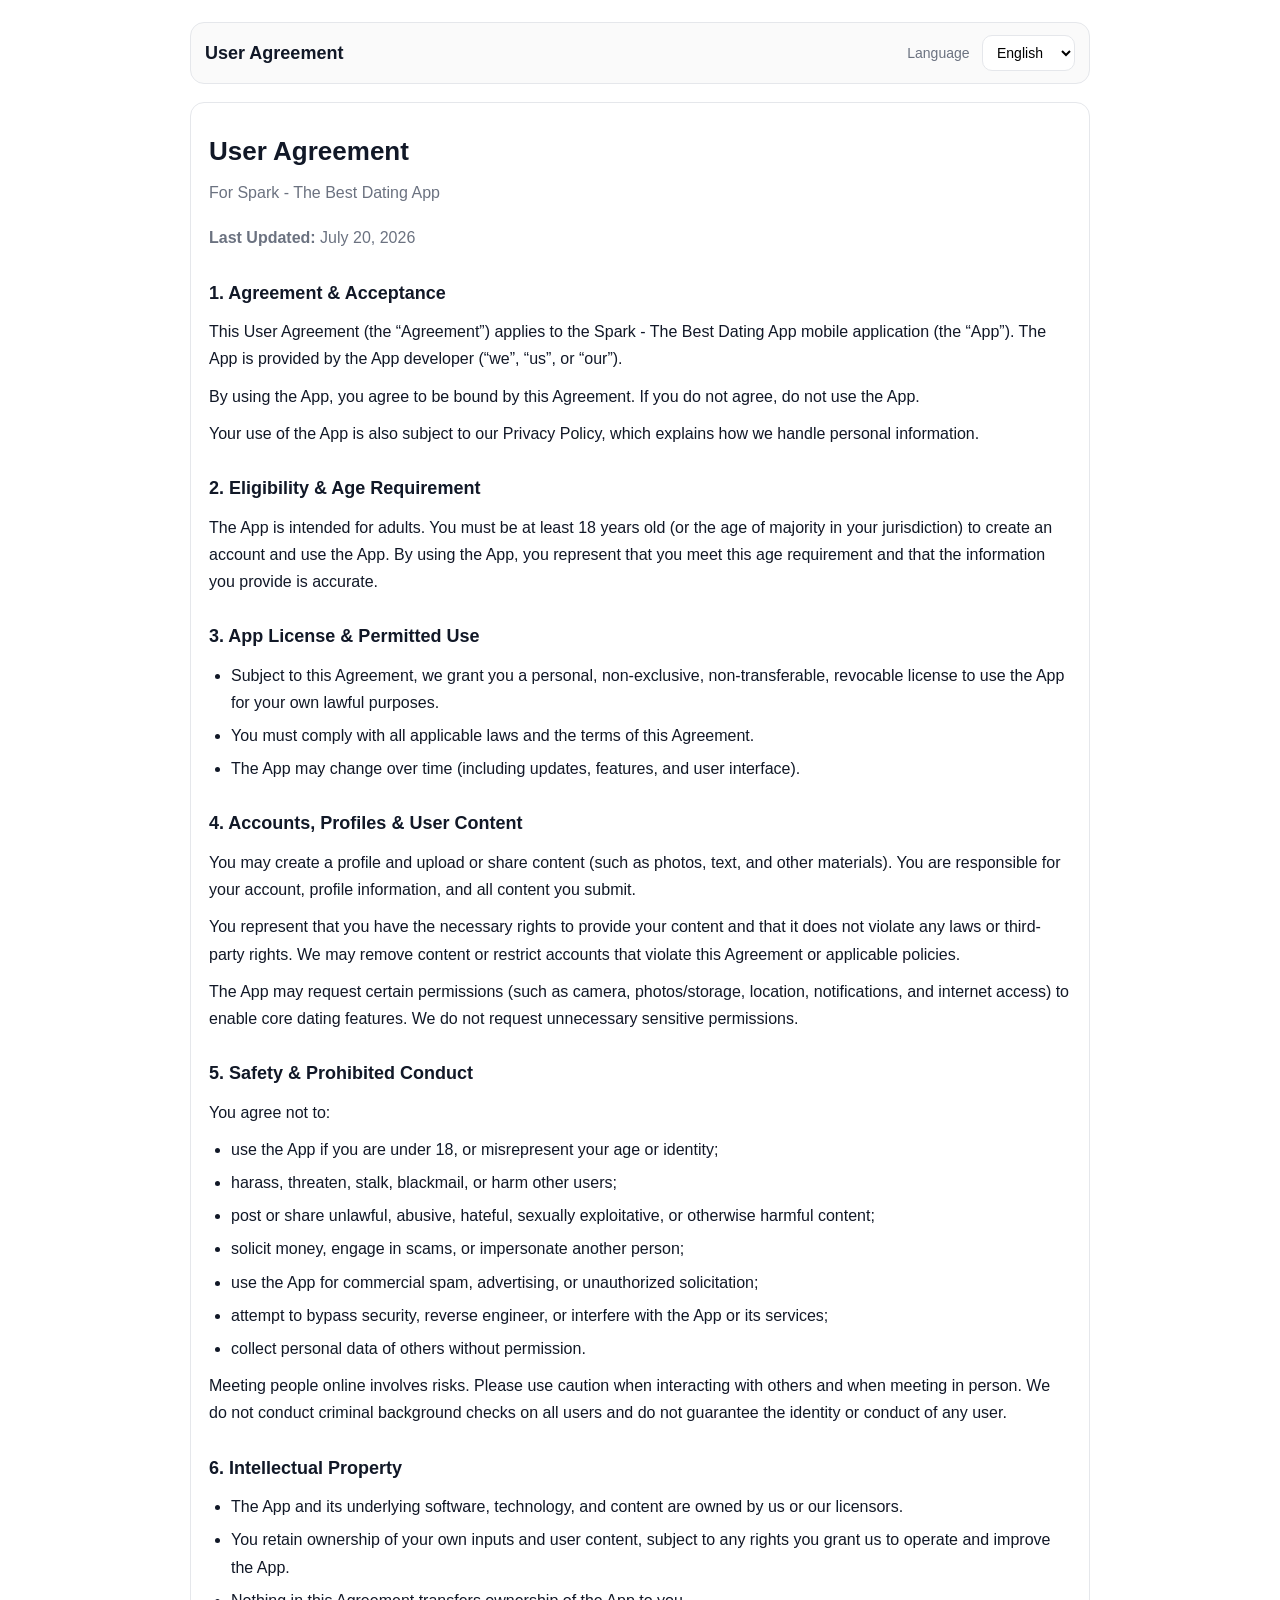
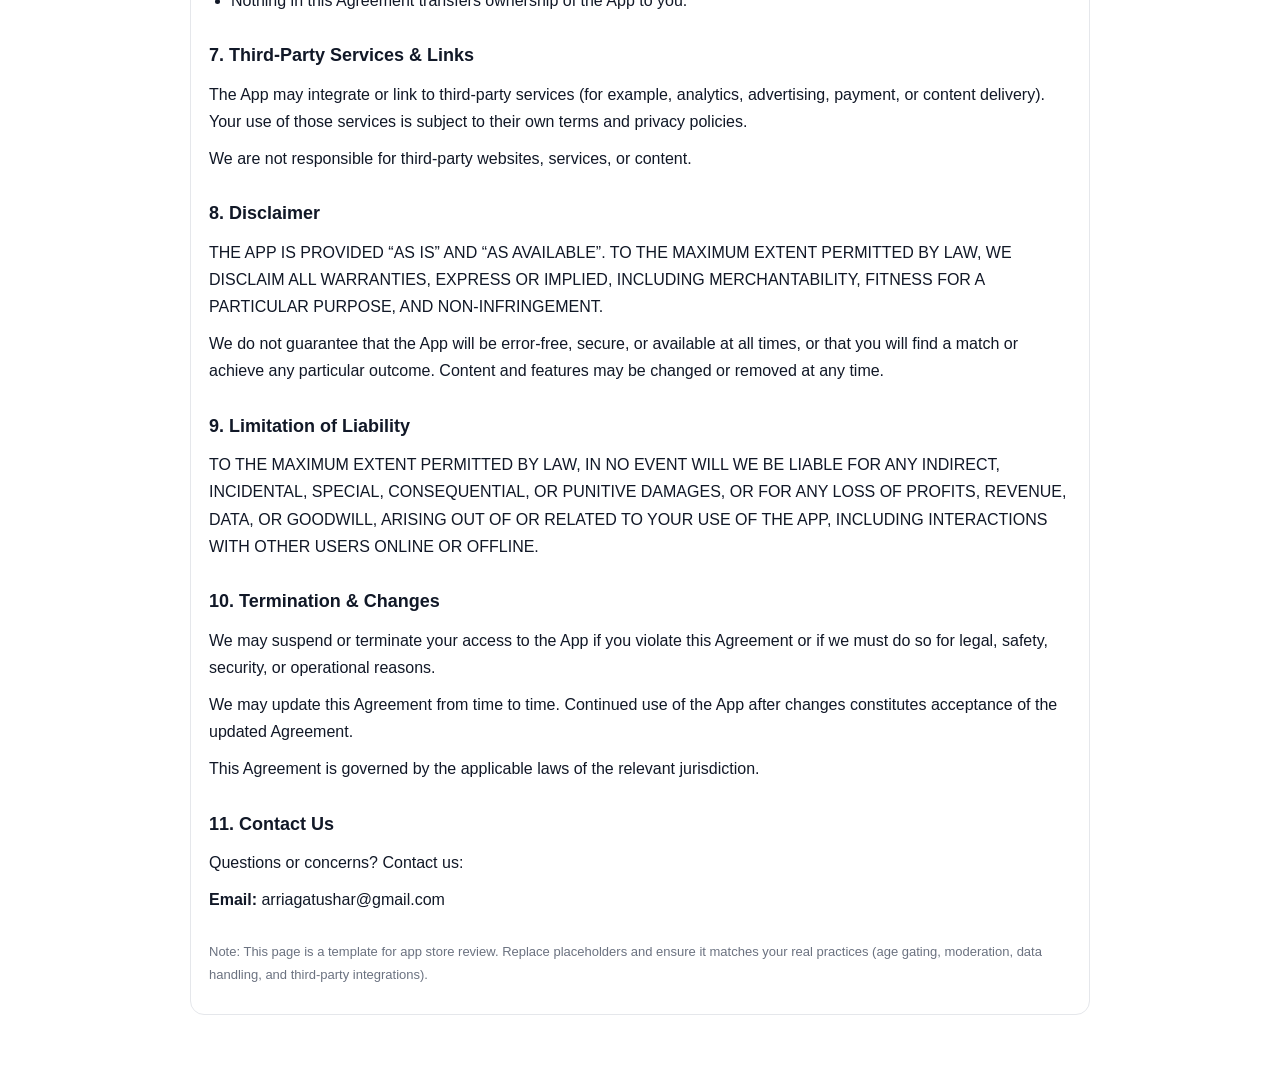
<file: page/agreement/Spark - The Best Dating App User Agreement.html>
<!doctype html>
<html lang="en">
<head>
  <meta charset="utf-8" />
  <meta name="viewport" content="width=device-width, initial-scale=1" />
  <title>Spark - The Best Dating App User Agreement</title>
  <style>
    body {
      margin: 0;
      font-family: -apple-system, BlinkMacSystemFont, "Segoe UI", Roboto, Helvetica, Arial, "PingFang SC",
        "Hiragino Sans GB", "Noto Sans CJK KR", "Noto Sans JP", "Microsoft YaHei", sans-serif;
      line-height: 1.7;
      color: #111827;
      background: #ffffff;
    }
    .wrap { max-width: 900px; margin: 0 auto; padding: 22px 18px 56px; }
    .topbar {
      display: flex;
      gap: 12px;
      align-items: center;
      justify-content: space-between;
      border: 1px solid #e5e7eb;
      border-radius: 14px;
      padding: 12px 14px;
      background: #fafafa;
      margin-bottom: 18px;
    }
    .title { font-size: 18px; font-weight: 800; }
    .lang select {
      padding: 8px 10px;
      border-radius: 10px;
      border: 1px solid #e5e7eb;
      background: white;
      font-size: 14px;
    }
    .lang label { font-size: 14px; color: #6b7280; margin-right: 8px; }
    h1 { font-size: 26px; margin: 8px 0 6px; }
    .sub { color: #6b7280; margin: 0 0 18px; }
    h2 { font-size: 18px; margin: 26px 0 10px; }
    h3 { font-size: 15px; margin: 18px 0 8px; }
    p { margin: 10px 0; }
    ul { margin: 10px 0 10px 22px; padding: 0; }
    li { margin: 6px 0; }
    .card {
      border: 1px solid #e5e7eb;
      border-radius: 14px;
      padding: 18px;
      background: #ffffff;
    }
    a { color: #2563eb; }
    .lang-section { display: none; }
    .lang-section.active { display: block; }
    .foot { margin-top: 28px; color: #6b7280; font-size: 13px; }
  </style>
</head>

<body>
  <div class="wrap">
    <div class="topbar">
      <div class="title" data-i18n="appTitle">User Agreement</div>
      <div class="lang">
        <label for="langSelect" data-i18n="languageLabel">Language</label>
        <select id="langSelect" aria-label="Language selector">
          <option value="en">English</option>
          <option value="ja">日本語</option>
          <option value="ko">한국어</option>
          <option value="es">Español</option>
        </select>
      </div>
    </div>

    <!-- ===================== EN ===================== -->
    <section class="card lang-section active" id="sec-en">
      <h1>User Agreement</h1>
      <p class="sub">For Spark - The Best Dating App</p>
      <p class="sub"><strong>Last Updated:</strong> July 20, 2026</p>

      <h2>1. Agreement & Acceptance</h2>
      <p>
        This User Agreement (the “Agreement”) applies to the Spark - The Best Dating App mobile application (the “App”).
        The App is provided by the App developer (“we”, “us”, or “our”).
      </p>
      <p>
        By using the App, you agree to be bound by this Agreement. If you do not agree, do not use the App.
      </p>
      <p>
        Your use of the App is also subject to our Privacy Policy,
        which explains how we handle personal information.
      </p>

      <h2>2. Eligibility & Age Requirement</h2>
      <p>
        The App is intended for adults. You must be at least 18 years old (or the age of majority in your jurisdiction) to create an account and use the App.
        By using the App, you represent that you meet this age requirement and that the information you provide is accurate.
      </p>

      <h2>3. App License & Permitted Use</h2>
      <ul>
        <li>Subject to this Agreement, we grant you a personal, non-exclusive, non-transferable, revocable license to use the App for your own lawful purposes.</li>
        <li>You must comply with all applicable laws and the terms of this Agreement.</li>
        <li>The App may change over time (including updates, features, and user interface).</li>
      </ul>

      <h2>4. Accounts, Profiles & User Content</h2>
      <p>
        You may create a profile and upload or share content (such as photos, text, and other materials).
        You are responsible for your account, profile information, and all content you submit.
      </p>
      <p>
        You represent that you have the necessary rights to provide your content and that it does not violate any laws or third-party rights.
        We may remove content or restrict accounts that violate this Agreement or applicable policies.
      </p>
      <p>
        The App may request certain permissions (such as camera, photos/storage, location, notifications, and internet access) to enable core dating features.
        We do not request unnecessary sensitive permissions.
      </p>

      <h2>5. Safety & Prohibited Conduct</h2>
      <p>You agree not to:</p>
      <ul>
        <li>use the App if you are under 18, or misrepresent your age or identity;</li>
        <li>harass, threaten, stalk, blackmail, or harm other users;</li>
        <li>post or share unlawful, abusive, hateful, sexually exploitative, or otherwise harmful content;</li>
        <li>solicit money, engage in scams, or impersonate another person;</li>
        <li>use the App for commercial spam, advertising, or unauthorized solicitation;</li>
        <li>attempt to bypass security, reverse engineer, or interfere with the App or its services;</li>
        <li>collect personal data of others without permission.</li>
      </ul>
      <p>
        Meeting people online involves risks. Please use caution when interacting with others and when meeting in person.
        We do not conduct criminal background checks on all users and do not guarantee the identity or conduct of any user.
      </p>

      <h2>6. Intellectual Property</h2>
      <ul>
        <li>The App and its underlying software, technology, and content are owned by us or our licensors.</li>
        <li>You retain ownership of your own inputs and user content, subject to any rights you grant us to operate and improve the App.</li>
        <li>Nothing in this Agreement transfers ownership of the App to you.</li>
      </ul>

      <h2>7. Third-Party Services & Links</h2>
      <p>
        The App may integrate or link to third-party services (for example, analytics, advertising, payment, or content delivery).
        Your use of those services is subject to their own terms and privacy policies.
      </p>
      <p>We are not responsible for third-party websites, services, or content.</p>

      <h2>8. Disclaimer</h2>
      <p>
        THE APP IS PROVIDED “AS IS” AND “AS AVAILABLE”. TO THE MAXIMUM EXTENT PERMITTED BY LAW, WE DISCLAIM ALL WARRANTIES, EXPRESS OR IMPLIED,
        INCLUDING MERCHANTABILITY, FITNESS FOR A PARTICULAR PURPOSE, AND NON-INFRINGEMENT.
      </p>
      <p>
        We do not guarantee that the App will be error-free, secure, or available at all times, or that you will find a match or achieve any particular outcome.
        Content and features may be changed or removed at any time.
      </p>

      <h2>9. Limitation of Liability</h2>
      <p>
        TO THE MAXIMUM EXTENT PERMITTED BY LAW, IN NO EVENT WILL WE BE LIABLE FOR ANY INDIRECT, INCIDENTAL, SPECIAL, CONSEQUENTIAL, OR PUNITIVE DAMAGES,
        OR FOR ANY LOSS OF PROFITS, REVENUE, DATA, OR GOODWILL, ARISING OUT OF OR RELATED TO YOUR USE OF THE APP,
        INCLUDING INTERACTIONS WITH OTHER USERS ONLINE OR OFFLINE.
      </p>

      <h2>10. Termination & Changes</h2>
      <p>
        We may suspend or terminate your access to the App if you violate this Agreement or if we must do so for legal, safety, security, or operational reasons.
      </p>
      <p>
        We may update this Agreement from time to time. Continued use of the App after changes constitutes acceptance of the updated Agreement.
      </p>
      <p>This Agreement is governed by the applicable laws of the relevant jurisdiction.</p>

      <h2>11. Contact Us</h2>
      <p>Questions or concerns? Contact us:</p>
      <p><strong>Email:</strong> arriagatushar@gmail.com</p>
      <div class="foot">
        <p>
          Note: This page is a template for app store review. Replace placeholders and ensure it matches your real practices
          (age gating, moderation, data handling, and third-party integrations).
        </p>
      </div>
    </section>

    <!-- ===================== JA ===================== -->
    <section class="card lang-section" id="sec-ja">
      <h1>ユーザー規約</h1>
      <p class="sub">Spark - The Best Dating App 向け</p>
      <p class="sub"><strong>最終更新日:</strong> 2026年7月20日</p>

      <h2>1. 同意と承諾</h2>
      <p>
        本ユーザー規約（「本規約」）は、Spark - The Best Dating App モバイルアプリ（「本アプリ」）に適用されます。
        本アプリはアプリ開発者（「当社」「私たち」または「弊社」）が提供します。
      </p>
      <p>
        本アプリの利用により、本規約に同意したものとみなされます。同意いただけない場合は、本アプリをご利用にならないでください。
      </p>
      <p>
        なお、本アプリの利用は、個人情報の取扱いについて説明するプライバシーポリシーにも従います。
      </p>

      <h2>2. 利用資格と年齢要件</h2>
      <p>
        本アプリは成人向けです。アカウントを作成し本アプリを利用するには、18歳以上（またはあなたの管轄における成年年齢）である必要があります。
        本アプリを利用することにより、あなたがこの年齢要件を満たし、提供する情報が正確であることを表明します。
      </p>

      <h2>3. ライセンスと許可された利用</h2>
      <ul>
        <li>本規約の条件に従い、私的かつ非独占的で、譲渡不可かつ取り消し可能な形で、本アプリを合法な目的のために利用する権利を付与します。</li>
        <li>お客様は、適用されるすべての法律および本規約を遵守する必要があります。</li>
        <li>本アプリは、アップデートや機能、ユーザーインターフェース等により、変更される場合があります。</li>
      </ul>

      <h2>4. アカウント、プロフィール、ユーザーコンテンツ</h2>
      <p>
        お客様はプロフィールを作成し、写真、テキスト、その他のコンテンツをアップロードまたは共有する場合があります。
        アカウント、プロフィール情報、および送信するすべてのコンテンツについて責任を負います。
      </p>
      <p>
        お客様は、コンテンツを提供する権利を有し、法令または第三者の権利を侵害しないことを表明します。
        当社は、本規約または適用ポリシーに違反するコンテンツの削除やアカウント制限を行う場合があります。
      </p>
      <p>
        本アプリは、デート機能を有効にするために、カメラ、写真/ストレージ、位置情報、通知、インターネットアクセス等の権限を求める場合があります。
        当社は不要な機微情報に関する権限を要求しません。
      </p>

      <h2>5. 安全と禁止行為</h2>
      <p>お客様は次の行為を行わないことに同意します。</p>
      <ul>
        <li>18歳未満で本アプリを利用すること、または年齢や身元を偽ること。</li>
        <li>他のユーザーに対する嫌がらせ、脅迫、ストーキング、恐喝、または危害を加えること。</li>
        <li>違法・虐待的・差別的・性的搾取的・その他有害なコンテンツを投稿または共有すること。</li>
        <li>金銭の要求、詐欺行為、または他人のなりすましを行うこと。</li>
        <li>商業的スパム、広告、または無断勧誘を行うこと。</li>
        <li>セキュリティを回避すること、リバースエンジニアリングすること、または本アプリ/サービスに干渉すること。</li>
        <li>他者の個人情報を許可なく収集すること。</li>
      </ul>
      <p>
        オンラインで人と出会うことにはリスクが伴います。他者とのやり取りや対面での出会いでは十分注意してください。
        当社はすべてのユーザーに対して犯罪歴確認を行うわけではなく、ユーザーの身元や行動を保証しません。
      </p>

      <h2>6. 知的財産権</h2>
      <ul>
        <li>本アプリおよびその基盤となるソフトウェア、技術、コンテンツの権利は、当社またはライセンサーが所有します。</li>
        <li>お客様は、自らの入力やユーザーコンテンツの所有権を保持します（ただし、本アプリの運営・改善に必要な範囲で当社が受ける権利は除きます）。</li>
        <li>本規約は、本アプリの所有権をお客様に移転するものではありません。</li>
      </ul>

      <h2>7. 第三者サービスとリンク</h2>
      <p>
        本アプリは、第三者サービス（分析、広告、決済、コンテンツ配信等）を統合またはリンクする場合があります。
        それらのサービスの利用は、各サービスの利用規約およびプライバシーポリシーに従います。
      </p>
      <p>当社は、第三者のWebサイト、サービス、またはコンテンツについて責任を負いません。</p>

      <h2>8. 免責</h2>
      <p>
        本アプリは「現状有姿」および「利用可能な範囲で」提供されます。法律で認められる最大限の範囲で、当社は
        明示または黙示を問わず、商品性、特定目的への適合性、非侵害等のすべての保証を否認します。
      </p>
      <p>
        当社は、本アプリがエラーなく安全であること、常に利用可能であること、またはマッチングや特定の結果を保証しません。
        コンテンツや機能は、いつでも変更または削除される場合があります。
      </p>

      <h2>9. 責任の制限</h2>
      <p>
        法律で認められる最大限の範囲で、当社は、本アプリの利用（オンラインまたはオフラインでの他ユーザーとのやり取りを含む）に起因または関連して発生した
        間接的、付随的、特別、結果的、または懲罰的損害、ならびに利益、収益、データ、または信用の損失について責任を負いません。
      </p>

      <h2>10. 解除・変更</h2>
      <p>
        お客様が本規約に違反した場合、または法的・安全面・セキュリティ・運用上の理由により必要な場合、当社はアクセスを停止または終了することがあります。
      </p>
      <p>
        当社は、本規約を随時更新する場合があります。変更後も本アプリを継続して利用することにより、更新された本規約に同意したものとみなされます。
      </p>
      <p>本規約は、適用される法令に従って解釈されます。</p>

      <h2>11. お問い合わせ</h2>
      <p>ご質問やご懸念がある場合は、以下までご連絡ください。</p>
      <p><strong>メール：</strong> arriagatushar@gmail.com</p>
      <div class="foot">
        <p>
          注: 本ページはアプリストア審査向けのテンプレートです。プレースホルダーを置き換え、実際の運用（年齢制限、モデレーション、データ取扱い、第三者連携など）と一致していることを確認してください。
        </p>
      </div>
    </section>

    <!-- ===================== KO ===================== -->
    <section class="card lang-section" id="sec-ko">
      <h1>이용약관</h1>
      <p class="sub">Spark - The Best Dating App용</p>
      <p class="sub"><strong>최종 업데이트:</strong> 2026년 7월 20일</p>

      <h2>1. 동의 및 수락</h2>
      <p>
        본 이용약관(“약관”)은 Spark - The Best Dating App 모바일 애플리케이션(“앱”)에 적용됩니다.
        앱은 앱 개발자(“회사”, “우리”, “당사”)에서 제공합니다.
      </p>
      <p>
        앱을 사용함으로써 귀하는 본 약관에 동의하는 것으로 간주됩니다. 동의하지 않는 경우 앱을 사용하지 마십시오.
      </p>
      <p>
        또한, 앱 사용은 개인정보의 처리에 대한 내용을 설명하는 개인정보 처리방침에도 적용됩니다.
      </p>

      <h2>2. 이용 자격 및 연령 요건</h2>
      <p>
        앱은 성인을 대상으로 합니다. 계정을 만들고 앱을 사용하려면 18세 이상(또는 귀하의 관할에서 성년에 해당하는 나이)이어야 합니다.
        앱을 사용함으로써 귀하는 이 연령 요건을 충족하며, 제공하는 정보가 정확함을 나타냅니다.
      </p>

      <h2>3. 앱 라이선스 및 허용된 사용</h2>
      <ul>
        <li>본 약관의 조건에 따라 귀하에게 개인적이고 비독점적이며 양도 불가능하고 취소 가능한 방식으로, 귀하의 합법적인 목적을 위해 앱을 사용할 수 있는 권리를 부여합니다.</li>
        <li>귀하는 관련 법률 및 본 약관을 준수해야 합니다.</li>
        <li>앱은 업데이트, 기능, 사용자 인터페이스 등을 포함하여 시간이 지나며 변경될 수 있습니다.</li>
      </ul>

      <h2>4. 계정, 프로필 및 사용자 콘텐츠</h2>
      <p>
        귀하는 프로필을 만들고 사진, 텍스트 및 기타 자료를 업로드하거나 공유할 수 있습니다.
        계정, 프로필 정보 및 제출하는 모든 콘텐츠에 대한 책임은 귀하에게 있습니다.
      </p>
      <p>
        귀하는 콘텐츠를 제공할 권리가 있으며, 어떠한 법률 또는 제3자의 권리를 침해하지 않는다고 보증합니다.
        회사는 본 약관 또는 관련 정책을 위반하는 콘텐츠를 삭제하거나 계정을 제한할 수 있습니다.
      </p>
      <p>
        앱은 핵심 데이팅 기능을 위해 카메라, 사진/저장소, 위치, 알림, 인터넷 액세스 등 일부 권한을 요청할 수 있습니다.
        회사는 불필요한 민감 권한을 요청하지 않습니다.
      </p>

      <h2>5. 안전 및 금지된 행위</h2>
      <p>귀하는 다음을 수행하지 않는 데 동의합니다.</p>
      <ul>
        <li>18세 미만으로 앱을 사용하거나 나이 또는 신원을 허위로 표시하는 행위</li>
        <li>다른 사용자를 괴롭히거나, 위협하거나, 스토킹하거나, 협박하거나, 해를 가하는 행위</li>
        <li>불법적이거나, 모욕적이거나, 혐오적이거나, 성적으로 착취적이거나, 기타 유해한 콘텐츠를 게시 또는 공유하는 행위</li>
        <li>금전을 요구하거나 사기를 하거나 타인을 사칭하는 행위</li>
        <li>상업적 스팸, 광고 또는 무단 권유를 하는 행위</li>
        <li>보안 우회, 리버스 엔지니어링 또는 앱/서비스에 대한 방해 시도 행위</li>
        <li>타인의 개인 정보를 허가 없이 수집하는 행위</li>
      </ul>
      <p>
        온라인에서 사람을 만나는 것에는 위험이 따릅니다. 다른 사용자와의 상호작용 및 오프라인 만남에서는 주의하세요.
        회사는 모든 사용자에 대해 범죄 경력 조회를 수행하지 않으며, 어떠한 사용자의 신원이나 행동을 보장하지 않습니다.
      </p>

      <h2>6. 지식재산권</h2>
      <ul>
        <li>앱 및 기반 소프트웨어, 기술, 콘텐츠에 대한 권리는 회사 또는 라이선스 제공자에게 있습니다.</li>
        <li>귀하는 귀하의 입력 및 사용자 콘텐츠에 대한 소유권을 유지하되, 회사가 앱을 운영하고 개선하는 데 필요한 범위의 권리를 부여한 경우는 예외입니다.</li>
        <li>본 약관은 앱의 소유권을 귀하에게 이전하지 않습니다.</li>
      </ul>

      <h2>7. 제3자 서비스 및 링크</h2>
      <p>
        앱은 제3자 서비스(예: 분석, 광고, 결제, 콘텐츠 전송)를 통합하거나 링크할 수 있습니다.
        해당 서비스 사용은 각 서비스의 약관 및 개인정보 처리방침에 따릅니다.
      </p>
      <p>회사는 제3자의 웹사이트, 서비스 또는 콘텐츠에 대해 책임지지 않습니다.</p>

      <h2>8. 면책</h2>
      <p>
        앱은 “있는 그대로” 및 “이용 가능한 범위 내에서” 제공됩니다. 관계 법령이 허용하는 최대한의 범위에서 회사는 상품성, 특정 목적에의 적합성,
        비침해 등을 포함하여 명시적 또는 묵시적 모든 보증을 부인합니다.
      </p>
      <p>
        회사는 앱이 오류가 없고 안전하며 항상 사용 가능하다는 것, 또는 매칭이나 특정 결과를 보장하지 않습니다.
        콘텐츠와 기능은 언제든지 변경 또는 삭제될 수 있습니다.
      </p>

      <h2>9. 책임의 제한</h2>
      <p>
        관계 법령이 허용하는 최대한의 범위에서, 회사는 앱 사용(온라인 또는 오프라인에서 다른 사용자와의 상호작용 포함)과 관련하여 발생한
        간접적·부수적·특별·결과적·징벌적 손해 또는 이익, 수익, 데이터, 영업권의 손실에 대해 책임지지 않습니다.
      </p>

      <h2>10. 종료 및 변경</h2>
      <p>
        귀하가 본 약관을 위반하는 경우 또는 법적·안전·보안·운영상의 이유로 필요한 경우, 회사는 앱 이용을 일시중지하거나 종료할 수 있습니다.
      </p>
      <p>
        회사는 본 약관을 수시로 업데이트할 수 있습니다. 변경 후에도 앱을 계속 사용하는 경우 업데이트된 약관에 동의하는 것으로 간주됩니다.
      </p>
      <p>본 약관은 관련 관할의 적용 법령에 따릅니다.</p>

      <h2>11. 문의하기</h2>
      <p>문의 사항이 있으시면 연락해 주세요.</p>
      <p><strong>이메일:</strong> arriagatushar@gmail.com</p>
      <div class="foot">
        <p>
          참고: 본 페이지는 앱 스토어 심사용 템플릿입니다. 자리표시자를 실제 운영 내용(연령 제한, 모더레이션, 데이터 처리, 제3자 연동 등)과 일치하도록 변경해 주세요.
        </p>
      </div>
    </section>

    <!-- ===================== ES ===================== -->
    <section class="card lang-section" id="sec-es">
      <h1>Acuerdo de Usuario</h1>
      <p class="sub">Para Spark - The Best Dating App</p>
      <p class="sub"><strong>Última actualización:</strong> 20 de julio de 2026</p>

      <h2>1. Acuerdo y aceptación</h2>
      <p>
        Este Acuerdo de Usuario (“Acuerdo”) se aplica a la aplicación móvil Spark - The Best Dating App (la “App”).
        La App es proporcionada por el desarrollador de la App (“nosotros”, “nuestro” o “la entidad responsable”).
      </p>
      <p>
        Al utilizar la App, aceptas cumplir con este Acuerdo. Si no estás de acuerdo, no uses la App.
      </p>
      <p>
        Además, tu uso de la App también está sujeto a nuestra Política de Privacidad,
        que explica cómo recopilamos y tratamos la información personal.
      </p>

      <h2>2. Elegibilidad y requisito de edad</h2>
      <p>
        La App está dirigida a adultos. Debes tener al menos 18 años (o la mayoría de edad en tu jurisdicción) para crear una cuenta y usar la App.
        Al usar la App, declaras que cumples este requisito de edad y que la información que proporcionas es exacta.
      </p>

      <h2>3. Licencia de la App y uso permitido</h2>
      <ul>
        <li>Sujeto a este Acuerdo, te otorgamos una licencia personal, no exclusiva, no transferible y revocable para usar la App con tus propios fines lícitos.</li>
        <li>Debes cumplir con todas las leyes aplicables y con los términos de este Acuerdo.</li>
        <li>La App puede cambiar con el tiempo (incluidas actualizaciones, funciones e interfaz de usuario).</li>
      </ul>

      <h2>4. Cuentas, perfiles y contenido del usuario</h2>
      <p>
        Puedes crear un perfil y subir o compartir contenido (como fotos, texto y otros materiales).
        Eres responsable de tu cuenta, la información de tu perfil y de todo el contenido que envíes.
      </p>
      <p>
        Declaras que tienes los derechos necesarios para proporcionar tu contenido y que no infringe ninguna ley ni derechos de terceros.
        Podemos eliminar contenido o restringir cuentas que incumplan este Acuerdo o las políticas aplicables.
      </p>
      <p>
        La App puede solicitar ciertos permisos (como cámara, fotos/almacenamiento, ubicación, notificaciones y acceso a Internet) para habilitar funciones principales de citas.
        No solicitamos permisos sensibles innecesarios.
      </p>

      <h2>5. Seguridad y conducta prohibida</h2>
      <p>Te comprometes a no:</p>
      <ul>
        <li>usar la App si eres menor de 18 años, o falsear tu edad o identidad;</li>
        <li>acosar, amenazar, acechar, chantajear o dañar a otros usuarios;</li>
        <li>publicar o compartir contenido ilícito, abusivo, de odio, de explotación sexual o perjudicial;</li>
        <li>solicitar dinero, realizar estafas o hacerse pasar por otra persona;</li>
        <li>usar la App para spam comercial, publicidad o captación no autorizada;</li>
        <li>intentar eludir la seguridad, hacer ingeniería inversa o interferir con la App o sus servicios;</li>
        <li>recopilar datos personales de otras personas sin permiso.</li>
      </ul>
      <p>
        Conocer a personas en línea implica riesgos. Ten precaución al interactuar con otros y al quedar en persona.
        No realizamos verificaciones de antecedentes penales de todos los usuarios y no garantizamos la identidad ni la conducta de ningún usuario.
      </p>

      <h2>6. Propiedad intelectual</h2>
      <ul>
        <li>La App y su software, tecnología y contenido subyacentes son propiedad nuestra o de nuestros licenciantes.</li>
        <li>Conservas la propiedad de tus propias entradas y contenido de usuario, sujeto a los derechos que nos otorgues para operar y mejorar la App.</li>
        <li>Nada en este Acuerdo te transfiere la propiedad de la App.</li>
      </ul>

      <h2>7. Servicios de terceros y enlaces</h2>
      <p>
        La App puede integrar o enlazar servicios de terceros (por ejemplo, analítica, publicidad, pagos o distribución de contenido).
        Tu uso de dichos servicios se rige por sus propios términos y políticas de privacidad.
      </p>
      <p>No somos responsables de los sitios web, servicios o contenidos de terceros.</p>

      <h2>8. Aviso legal</h2>
      <p>
        LA APP SE PROPORCIONA “TAL CUAL” Y “SEGÚN DISPONIBILIDAD”. EN LA MEDIDA MÁXIMA PERMITIDA POR LA LEY, RENUNCIAMOS A TODAS LAS GARANTÍAS,
        EXPRESAS O IMPLÍCITAS, INCLUIDA LA COMERCIABILIDAD, IDONEIDAD PARA UN FIN DETERMINADO Y NO INFRACCIÓN.
      </p>
      <p>
        No garantizamos que la App esté libre de errores, sea segura o esté disponible en todo momento, ni que encuentres una coincidencia o logres un resultado concreto.
        El contenido y las funciones pueden cambiar o eliminarse en cualquier momento.
      </p>

      <h2>9. Limitación de responsabilidad</h2>
      <p>
        EN LA MEDIDA MÁXIMA PERMITIDA POR LA LEY, EN NINGÚN CASO SEREMOS RESPONSABLES POR DAÑOS INDIRECTOS, INCIDENTALES, ESPECIALES,
        CONSECUENCIALES O PUNITIVOS, NI POR PÉRDIDA DE BENEFICIOS, INGRESOS, DATOS O BUENA VOLUNTAD DERIVADOS DE O RELACIONADOS CON TU USO DE LA APP,
        INCLUIDAS LAS INTERACCIONES CON OTROS USUARIOS EN LÍNEA O FUERA DE LÍNEA.
      </p>

      <h2>10. Terminación y cambios</h2>
      <p>
        Podemos suspender o terminar tu acceso a la App si incumples este Acuerdo o si es necesario hacerlo por razones legales, de seguridad u operativas.
      </p>
      <p>
        Podemos actualizar este Acuerdo de vez en cuando. El uso continuado de la App después de los cambios constituye la aceptación del Acuerdo actualizado.
      </p>
      <p>Este Acuerdo se rige por las leyes aplicables de la jurisdicción correspondiente.</p>

      <h2>11. Contáctanos</h2>
      <p>Si tienes preguntas o inquietudes, contáctanos:</p>
      <p><strong>Correo:</strong> arriagatushar@gmail.com</p>
      <div class="foot">
        <p>
          Nota: Esta página es una plantilla para revisión en tiendas de aplicaciones. Reemplaza los campos de ejemplo y asegúrate de que coincida con tus prácticas reales
          (restricción de edad, moderación, tratamiento de datos e integraciones de terceros).
        </p>
      </div>
    </section>
  </div>

  <script>
    (function () {
      const select = document.getElementById('langSelect');
      const sections = {
        en: document.getElementById('sec-en'),
        ja: document.getElementById('sec-ja'),
        ko: document.getElementById('sec-ko'),
        es: document.getElementById('sec-es'),
      };

      function normalizeLang(lang) {
        if (!lang) return '';
        return String(lang).toLowerCase();
      }

      function guessLang() {
        const navLang = normalizeLang(navigator.language || navigator.userLanguage);
        if (navLang.startsWith('ja')) return 'ja';
        if (navLang.startsWith('ko')) return 'ko';
        if (navLang.startsWith('es')) return 'es';
        return 'en';
      }

      function setActive(lang) {
        Object.keys(sections).forEach((k) => {
          sections[k].classList.toggle('active', k === lang);
        });
      }

      const topbarI18n = {
        en: { appTitle: 'User Agreement', languageLabel: 'Language' },
        ja: { appTitle: 'ユーザー規約', languageLabel: '言語' },
        ko: { appTitle: '이용약관', languageLabel: '언어' },
        es: { appTitle: 'Acuerdo de Usuario', languageLabel: 'Idioma' },
      };

      function applyTopbar(lang) {
        const dict = topbarI18n[lang] || topbarI18n.en;
        document.querySelectorAll('[data-i18n="appTitle"]').forEach(el => el.textContent = dict.appTitle);
        document.querySelectorAll('[data-i18n="languageLabel"]').forEach(el => el.textContent = dict.languageLabel);
      }

      const stored = localStorage.getItem('spark_dating_lang');
      const initial = stored || guessLang();

      select.value = initial;
      applyTopbar(initial);
      setActive(initial);

      select.addEventListener('change', () => {
        const lang = select.value;
        localStorage.setItem('spark_dating_lang', lang);
        applyTopbar(lang);
        setActive(lang);
      });
    })();
  </script>
</body>
</html>
</file>
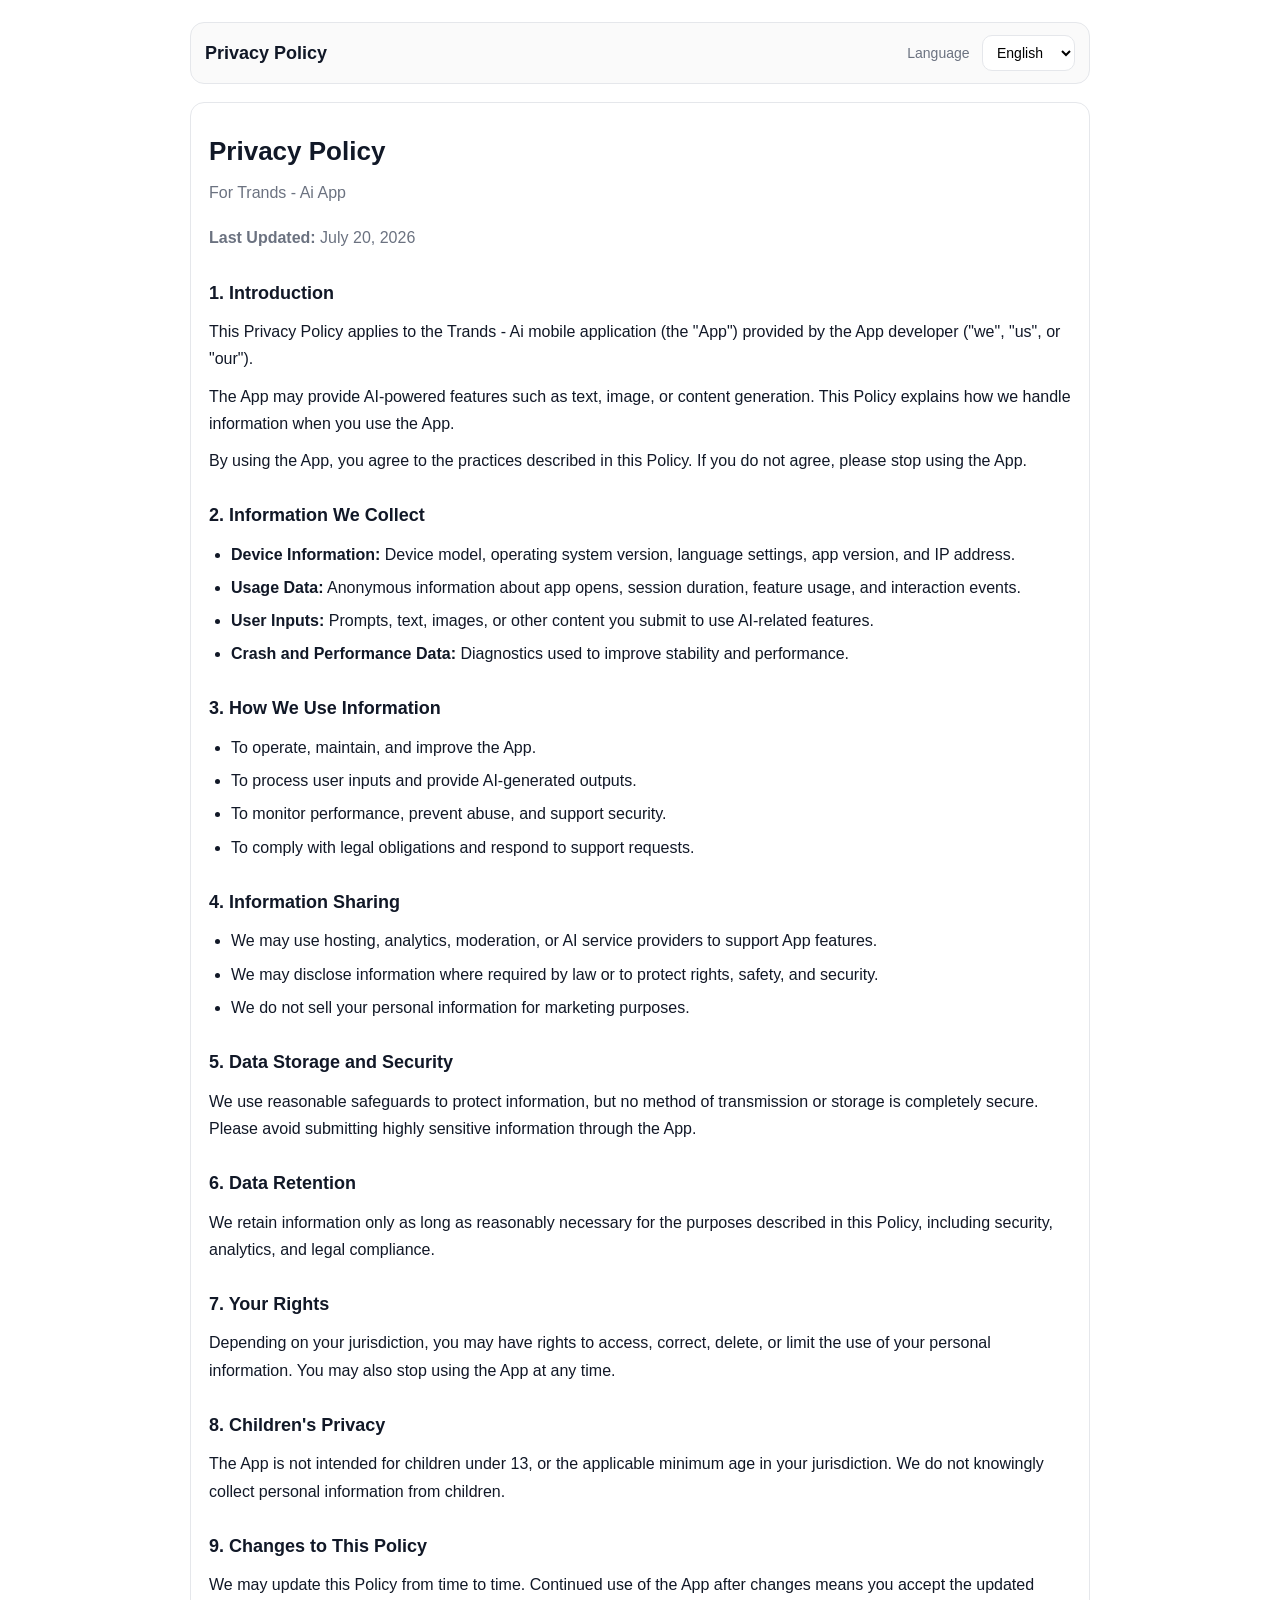
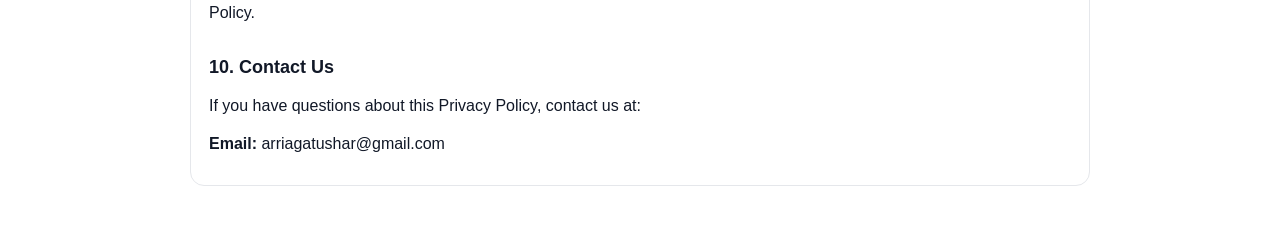
<file: page/agreement/Trands - Ai Privacy Policy.html>
<!doctype html>
<html lang="en">
<head>
  <meta charset="utf-8" />
  <meta name="viewport" content="width=device-width, initial-scale=1" />
  <title>Trands - Ai Privacy Policy</title>
  <style>
    body {
      margin: 0;
      font-family: -apple-system, BlinkMacSystemFont, "Segoe UI", Roboto, Helvetica, Arial, "PingFang SC",
        "Hiragino Sans GB", "Noto Sans CJK KR", "Noto Sans JP", "Microsoft YaHei", sans-serif;
      line-height: 1.7;
      color: #111827;
      background: #ffffff;
    }
    .wrap { max-width: 900px; margin: 0 auto; padding: 22px 18px 56px; }
    .topbar {
      display: flex;
      gap: 12px;
      align-items: center;
      justify-content: space-between;
      border: 1px solid #e5e7eb;
      border-radius: 14px;
      padding: 12px 14px;
      background: #fafafa;
      margin-bottom: 18px;
    }
    .title { font-size: 18px; font-weight: 800; }
    .lang select {
      padding: 8px 10px;
      border-radius: 10px;
      border: 1px solid #e5e7eb;
      background: white;
      font-size: 14px;
    }
    .lang label { font-size: 14px; color: #6b7280; margin-right: 8px; }
    h1 { font-size: 26px; margin: 8px 0 6px; }
    .sub { color: #6b7280; margin: 0 0 18px; }
    h2 { font-size: 18px; margin: 26px 0 10px; }
    h3 { font-size: 15px; margin: 18px 0 8px; }
    p { margin: 10px 0; }
    ul { margin: 10px 0 10px 22px; padding: 0; }
    li { margin: 6px 0; }
    .card { border: 1px solid #e5e7eb; border-radius: 14px; padding: 18px; background: #ffffff; }
    .lang-section { display: none; }
    .lang-section.active { display: block; }
  </style>
</head>
<body>
  <div class="wrap">
    <div class="topbar">
      <div class="title" data-i18n="appTitle">Privacy Policy</div>
      <div class="lang">
        <label for="langSelect" data-i18n="languageLabel">Language</label>
        <select id="langSelect" aria-label="Language selector">
          <option value="en">English</option>
          <option value="ja">日本語</option>
          <option value="ko">한국어</option>
          <option value="es">Español</option>
        </select>
      </div>
    </div>

    <section class="card lang-section active" id="sec-en">
      <h1>Privacy Policy</h1>
      <p class="sub">For Trands - Ai App</p>
      <p class="sub"><strong>Last Updated:</strong> July 20, 2026</p>
      <h2>1. Introduction</h2>
      <p>This Privacy Policy applies to the Trands - Ai mobile application (the "App") provided by the App developer ("we", "us", or "our").</p>
      <p>The App may provide AI-powered features such as text, image, or content generation. This Policy explains how we handle information when you use the App.</p>
      <p>By using the App, you agree to the practices described in this Policy. If you do not agree, please stop using the App.</p>
      <h2>2. Information We Collect</h2>
      <ul>
        <li><strong>Device Information:</strong> Device model, operating system version, language settings, app version, and IP address.</li>
        <li><strong>Usage Data:</strong> Anonymous information about app opens, session duration, feature usage, and interaction events.</li>
        <li><strong>User Inputs:</strong> Prompts, text, images, or other content you submit to use AI-related features.</li>
        <li><strong>Crash and Performance Data:</strong> Diagnostics used to improve stability and performance.</li>
      </ul>
      <h2>3. How We Use Information</h2>
      <ul>
        <li>To operate, maintain, and improve the App.</li>
        <li>To process user inputs and provide AI-generated outputs.</li>
        <li>To monitor performance, prevent abuse, and support security.</li>
        <li>To comply with legal obligations and respond to support requests.</li>
      </ul>
      <h2>4. Information Sharing</h2>
      <ul>
        <li>We may use hosting, analytics, moderation, or AI service providers to support App features.</li>
        <li>We may disclose information where required by law or to protect rights, safety, and security.</li>
        <li>We do not sell your personal information for marketing purposes.</li>
      </ul>
      <h2>5. Data Storage and Security</h2>
      <p>We use reasonable safeguards to protect information, but no method of transmission or storage is completely secure. Please avoid submitting highly sensitive information through the App.</p>
      <h2>6. Data Retention</h2>
      <p>We retain information only as long as reasonably necessary for the purposes described in this Policy, including security, analytics, and legal compliance.</p>
      <h2>7. Your Rights</h2>
      <p>Depending on your jurisdiction, you may have rights to access, correct, delete, or limit the use of your personal information. You may also stop using the App at any time.</p>
      <h2>8. Children's Privacy</h2>
      <p>The App is not intended for children under 13, or the applicable minimum age in your jurisdiction. We do not knowingly collect personal information from children.</p>
      <h2>9. Changes to This Policy</h2>
      <p>We may update this Policy from time to time. Continued use of the App after changes means you accept the updated Policy.</p>
      <h2>10. Contact Us</h2>
      <p>If you have questions about this Privacy Policy, contact us at:</p>
      <p><strong>Email:</strong> arriagatushar@gmail.com</p>
    </section>

    <section class="card lang-section" id="sec-ja">
      <h1>プライバシーポリシー</h1>
      <p class="sub">Trands - Ai アプリ向け</p>
      <p class="sub"><strong>最終更新日:</strong> 2026年7月20日</p>
      <h2>1. はじめに</h2>
      <p>本プライバシーポリシーは、アプリ開発者が提供する Trands - Ai モバイルアプリ（「本アプリ」）に適用されます。</p>
      <p>本アプリは、テキスト、画像、その他のコンテンツ生成などの AI 機能を提供する場合があります。本ポリシーは、本アプリ利用時の情報の取扱いを説明します。</p>
      <p>本アプリを利用することにより、お客様は本ポリシーに同意したものとみなされます。同意いただけない場合は、本アプリの利用を停止してください。</p>
      <h2>2. 収集する情報</h2>
      <ul>
        <li><strong>端末情報:</strong> 端末モデル、OS バージョン、言語設定、アプリバージョン、IP アドレス。</li>
        <li><strong>利用データ:</strong> アプリ起動回数、利用時間、機能利用、操作イベントなどの匿名情報。</li>
        <li><strong>ユーザー入力:</strong> AI 機能を利用するために送信するプロンプト、テキスト、画像、その他のコンテンツ。</li>
        <li><strong>クラッシュおよび性能データ:</strong> 安定性や性能向上のための診断情報。</li>
      </ul>
      <h2>3. 情報の利用方法</h2>
      <ul>
        <li>本アプリの運営、維持、改善のため。</li>
        <li>ユーザー入力を処理し、AI 出力を提供するため。</li>
        <li>性能監視、不正防止、セキュリティ対応のため。</li>
        <li>法的義務の遵守およびサポート対応のため。</li>
      </ul>
      <h2>4. 情報共有</h2>
      <ul>
        <li>本アプリ機能の提供のため、ホスティング、解析、モデレーション、AI 提供事業者等を利用する場合があります。</li>
        <li>法令上必要な場合、または権利、安全、セキュリティ保護のため情報を開示することがあります。</li>
        <li>当社はマーケティング目的で個人情報を販売しません。</li>
      </ul>
      <h2>5. データ保管とセキュリティ</h2>
      <p>当社は合理的な安全対策を講じますが、完全に安全な送信・保存方法はありません。機微な情報の送信はお控えください。</p>
      <h2>6. データ保持</h2>
      <p>当社は、本ポリシー記載の目的、セキュリティ、解析、法令遵守のために合理的に必要な期間のみ情報を保持します。</p>
      <h2>7. お客様の権利</h2>
      <p>地域によっては、個人情報へのアクセス、訂正、削除、利用制限を求める権利がある場合があります。また、いつでも本アプリの利用を停止できます。</p>
      <h2>8. 子どものプライバシー</h2>
      <p>本アプリは 13 歳未満、または地域法令上の最低年齢未満の子どもを対象としていません。当社は子どもの個人情報を故意に収集しません。</p>
      <h2>9. 本ポリシーの変更</h2>
      <p>当社は本ポリシーを随時更新する場合があります。変更後も利用を継続することで、更新版に同意したものとみなされます。</p>
      <h2>10. お問い合わせ</h2>
      <p>本ポリシーに関するご質問は、以下までご連絡ください。</p>
      <p><strong>メール:</strong> arriagatushar@gmail.com</p>
    </section>

    <section class="card lang-section" id="sec-ko">
      <h1>개인정보 처리방침</h1>
      <p class="sub">Trands - Ai 앱용</p>
      <p class="sub"><strong>최종 업데이트:</strong> 2026년 7월 20일</p>
      <h2>1. 소개</h2>
      <p>본 개인정보 처리방침은 앱 개발자가 제공하는 Trands - Ai 모바일 애플리케이션(“앱”)에 적용됩니다.</p>
      <p>앱은 텍스트, 이미지 또는 기타 콘텐츠 생성과 같은 AI 기능을 제공할 수 있습니다. 본 정책은 앱 사용 시 정보 처리 방식을 설명합니다.</p>
      <p>앱을 사용함으로써 귀하는 본 정책에 동의하는 것으로 간주됩니다. 동의하지 않는 경우 앱 사용을 중단해 주세요.</p>
      <h2>2. 수집하는 정보</h2>
      <ul>
        <li><strong>기기 정보:</strong> 기기 모델, 운영체제 버전, 언어 설정, 앱 버전, IP 주소.</li>
        <li><strong>사용 데이터:</strong> 앱 실행 횟수, 세션 길이, 기능 사용 및 상호작용 이벤트에 관한 익명 정보.</li>
        <li><strong>사용자 입력:</strong> AI 기능 사용을 위해 제출하는 프롬프트, 텍스트, 이미지 또는 기타 콘텐츠.</li>
        <li><strong>충돌 및 성능 데이터:</strong> 안정성과 성능 향상을 위한 진단 정보.</li>
      </ul>
      <h2>3. 정보 이용 방법</h2>
      <ul>
        <li>앱 운영, 유지 및 개선을 위해.</li>
        <li>사용자 입력을 처리하고 AI 결과를 제공하기 위해.</li>
        <li>성능 모니터링, 남용 방지 및 보안 지원을 위해.</li>
        <li>법적 의무 준수 및 고객 지원을 위해.</li>
      </ul>
      <h2>4. 정보 공유</h2>
      <ul>
        <li>앱 기능 지원을 위해 호스팅, 분석, 모더레이션 또는 AI 서비스 제공업체를 사용할 수 있습니다.</li>
        <li>법적으로 요구되거나 권리, 안전 및 보안을 보호하기 위해 정보를 공개할 수 있습니다.</li>
        <li>당사는 마케팅 목적으로 개인정보를 판매하지 않습니다.</li>
      </ul>
      <h2>5. 데이터 저장 및 보안</h2>
      <p>당사는 합리적인 보호 조치를 사용하지만, 어떤 전송 또는 저장 방식도 완전히 안전할 수는 없습니다. 앱을 통해 매우 민감한 정보를 제출하지 마세요.</p>
      <h2>6. 데이터 보관</h2>
      <p>당사는 본 정책에 설명된 목적, 보안, 분석 및 법적 준수를 위해 합리적으로 필요한 기간 동안만 정보를 보관합니다.</p>
      <h2>7. 귀하의 권리</h2>
      <p>귀하의 관할에 따라 개인정보 접근, 정정, 삭제 또는 이용 제한을 요청할 권리가 있을 수 있습니다. 또한 언제든지 앱 사용을 중단할 수 있습니다.</p>
      <h2>8. 아동의 개인정보 보호</h2>
      <p>앱은 13세 미만 또는 귀하 지역의 적용 최소 연령 미만 아동을 대상으로 하지 않습니다. 당사는 아동의 개인정보를 고의로 수집하지 않습니다.</p>
      <h2>9. 본 정책의 변경</h2>
      <p>당사는 본 정책을 수시로 업데이트할 수 있습니다. 변경 후에도 앱을 계속 사용하면 업데이트된 정책에 동의한 것으로 간주됩니다.</p>
      <h2>10. 문의하기</h2>
      <p>본 개인정보 처리방침에 관한 문의는 아래로 연락해 주세요.</p>
      <p><strong>이메일:</strong> arriagatushar@gmail.com</p>
    </section>

    <section class="card lang-section" id="sec-es">
      <h1>Política de Privacidad</h1>
      <p class="sub">Para la App Trands - Ai</p>
      <p class="sub"><strong>Última actualización:</strong> 20 de julio de 2026</p>
      <h2>1. Introducción</h2>
      <p>Esta Política de Privacidad se aplica a la aplicación móvil Trands - Ai proporcionada por el desarrollador de la App.</p>
      <p>La App puede ofrecer funciones impulsadas por IA, como generación de texto, imágenes u otro contenido. Esta Política explica cómo tratamos la información cuando usas la App.</p>
      <p>Al usar la App, aceptas las prácticas descritas en esta Política. Si no estás de acuerdo, deja de usar la App.</p>
      <h2>2. Información que recopilamos</h2>
      <ul>
        <li><strong>Información del dispositivo:</strong> modelo, versión del sistema operativo, idioma, versión de la App y dirección IP.</li>
        <li><strong>Datos de uso:</strong> información anónima sobre aperturas, duración de sesión, uso de funciones e interacciones.</li>
        <li><strong>Entradas del usuario:</strong> indicaciones, texto, imágenes u otro contenido enviado para usar funciones de IA.</li>
        <li><strong>Datos de fallos y rendimiento:</strong> diagnósticos para mejorar estabilidad y rendimiento.</li>
      </ul>
      <h2>3. Cómo usamos la información</h2>
      <ul>
        <li>Para operar, mantener y mejorar la App.</li>
        <li>Para procesar entradas del usuario y proporcionar resultados generados por IA.</li>
        <li>Para supervisar el rendimiento, prevenir abusos y apoyar la seguridad.</li>
        <li>Para cumplir obligaciones legales y responder a solicitudes de soporte.</li>
      </ul>
      <h2>4. Compartición de información</h2>
      <ul>
        <li>Podemos usar proveedores de alojamiento, analítica, moderación o servicios de IA para respaldar funciones de la App.</li>
        <li>Podemos divulgar información cuando la ley lo exija o para proteger derechos, seguridad y protección.</li>
        <li>No vendemos información personal con fines de marketing.</li>
      </ul>
      <h2>5. Almacenamiento y seguridad</h2>
      <p>Usamos medidas razonables para proteger la información, pero ningún método de transmisión o almacenamiento es completamente seguro. Evita enviar información altamente sensible a través de la App.</p>
      <h2>6. Conservación de datos</h2>
      <p>Conservamos la información solo durante el tiempo razonablemente necesario para los fines descritos en esta Política, incluidos seguridad, analítica y cumplimiento legal.</p>
      <h2>7. Tus derechos</h2>
      <p>Según tu jurisdicción, puedes tener derechos para acceder, corregir, eliminar o limitar el uso de tu información personal. También puedes dejar de usar la App en cualquier momento.</p>
      <h2>8. Privacidad infantil</h2>
      <p>La App no está dirigida a menores de 13 años, o a la edad mínima aplicable en tu jurisdicción. No recopilamos deliberadamente información personal de niños.</p>
      <h2>9. Cambios en esta Política</h2>
      <p>Podemos actualizar esta Política periódicamente. El uso continuado de la App después de los cambios significa que aceptas la Política actualizada.</p>
      <h2>10. Contáctanos</h2>
      <p>Si tienes preguntas sobre esta Política de Privacidad, contáctanos en:</p>
      <p><strong>Correo:</strong> arriagatushar@gmail.com</p>
    </section>
  </div>

  <script>
    (function () {
      const select = document.getElementById('langSelect');
      const sections = { en: document.getElementById('sec-en'), ja: document.getElementById('sec-ja'), ko: document.getElementById('sec-ko'), es: document.getElementById('sec-es') };
      function normalizeLang(lang) { return lang ? String(lang).toLowerCase() : ''; }
      function guessLang() {
        const navLang = normalizeLang(navigator.language || navigator.userLanguage);
        if (navLang.startsWith('ja')) return 'ja';
        if (navLang.startsWith('ko')) return 'ko';
        if (navLang.startsWith('es')) return 'es';
        return 'en';
      }
      function setActive(lang) { Object.keys(sections).forEach((k) => sections[k].classList.toggle('active', k === lang)); }
      const topbarI18n = {
        en: { appTitle: 'Privacy Policy', languageLabel: 'Language' },
        ja: { appTitle: 'プライバシーポリシー', languageLabel: '言語' },
        ko: { appTitle: '개인정보 처리방침', languageLabel: '언어' },
        es: { appTitle: 'Política de Privacidad', languageLabel: 'Idioma' },
      };
      function applyTopbar(lang) {
        const dict = topbarI18n[lang] || topbarI18n.en;
        document.querySelectorAll('[data-i18n="appTitle"]').forEach((el) => el.textContent = dict.appTitle);
        document.querySelectorAll('[data-i18n="languageLabel"]').forEach((el) => el.textContent = dict.languageLabel);
      }
      const stored = localStorage.getItem('trands_ai_privacy_lang');
      const initial = stored || guessLang();
      select.value = initial;
      applyTopbar(initial);
      setActive(initial);
      select.addEventListener('change', () => {
        const lang = select.value;
        localStorage.setItem('trands_ai_privacy_lang', lang);
        applyTopbar(lang);
        setActive(lang);
      });
    })();
  </script>
</body>
</html>
</file>
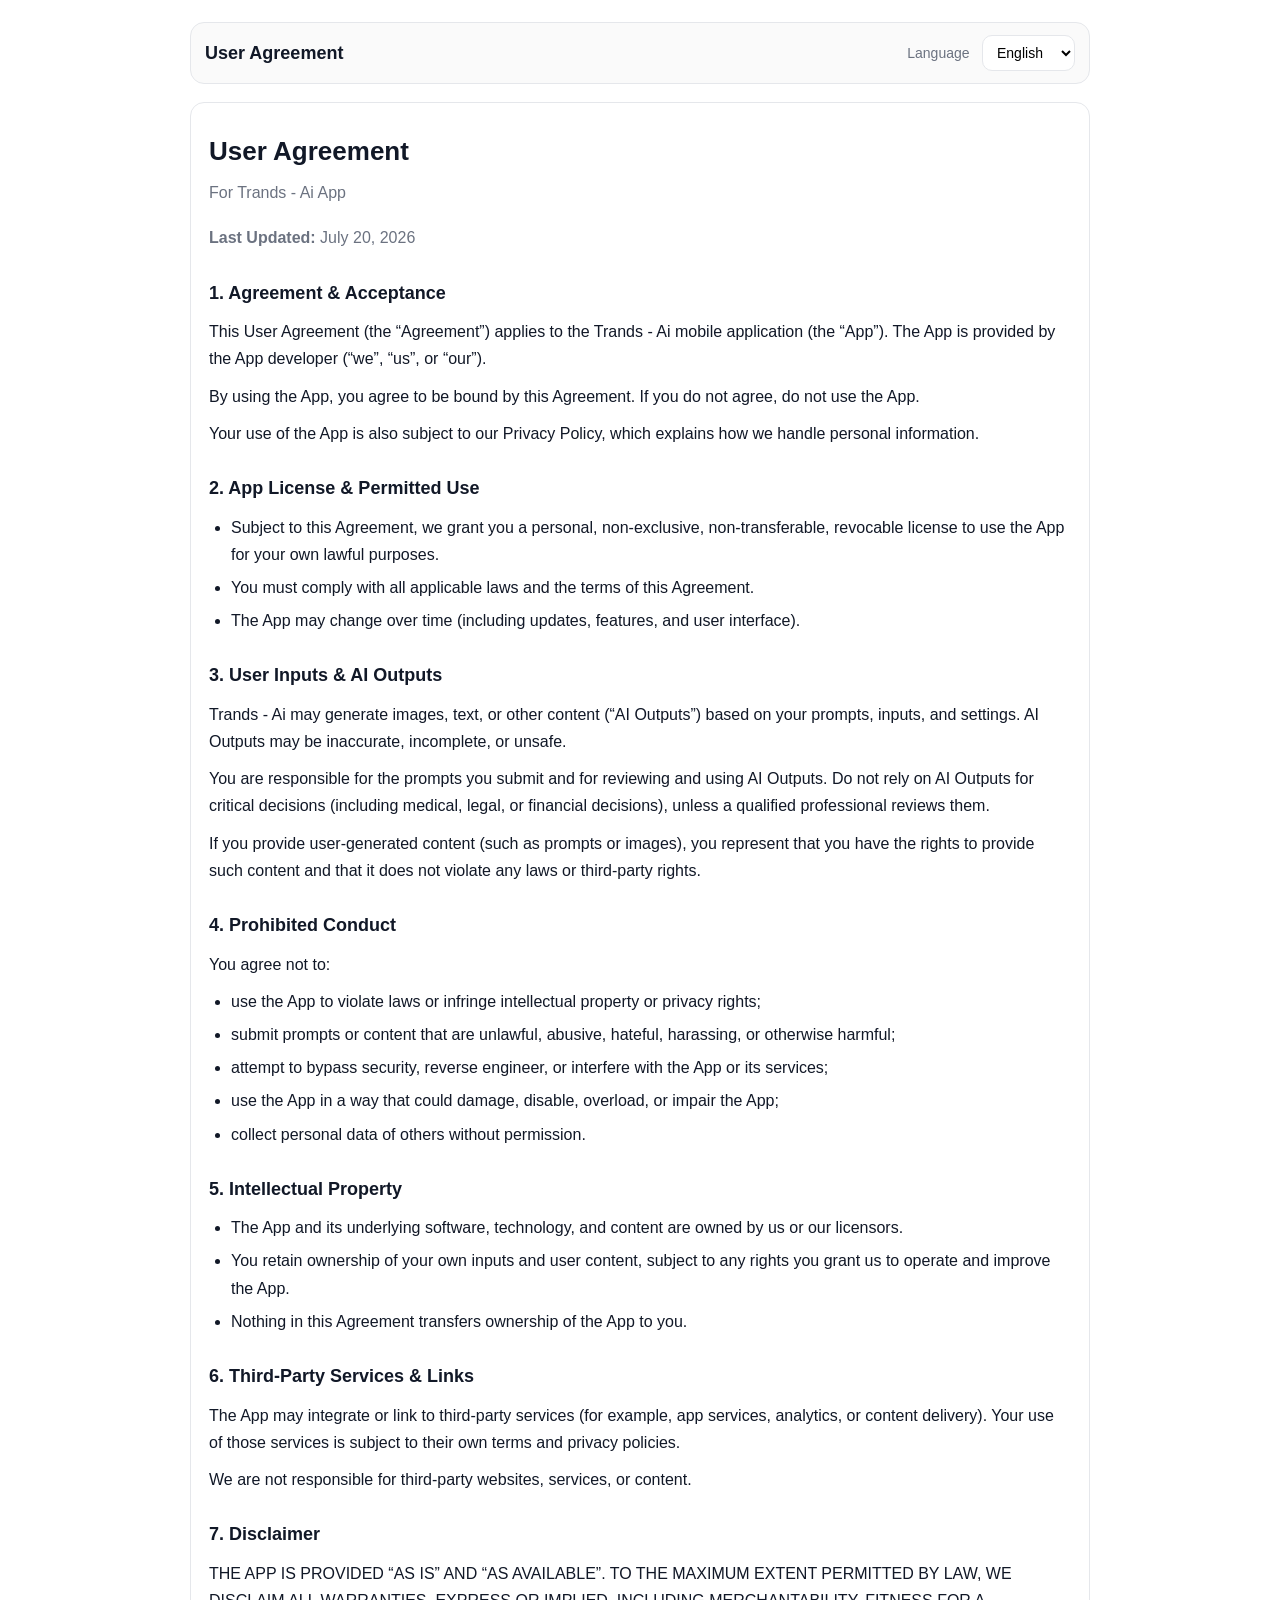
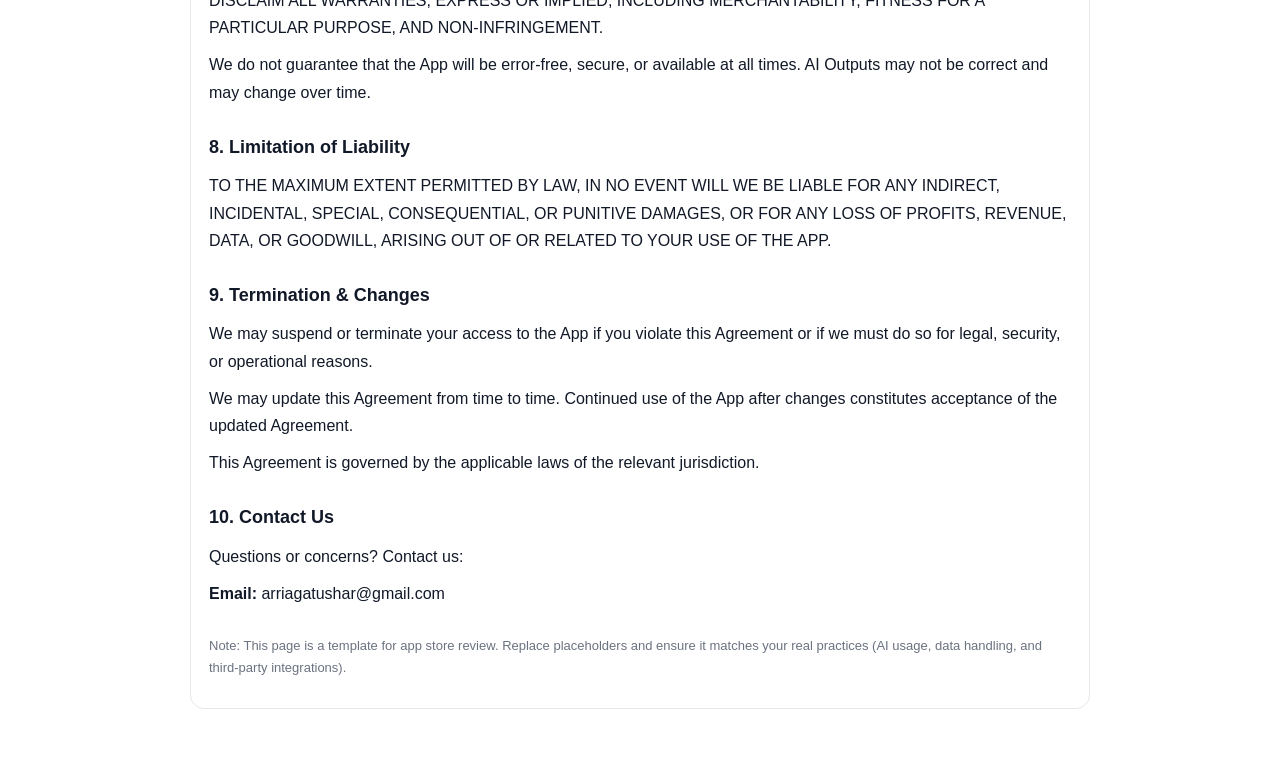
<file: page/agreement/Trands - Ai User Agreement.html>
<!doctype html>
<html lang="en">
<head>
  <meta charset="utf-8" />
  <meta name="viewport" content="width=device-width, initial-scale=1" />
  <title>Trands - Ai User Agreement</title>
  <style>
    body {
      margin: 0;
      font-family: -apple-system, BlinkMacSystemFont, "Segoe UI", Roboto, Helvetica, Arial, "PingFang SC",
        "Hiragino Sans GB", "Noto Sans CJK KR", "Noto Sans JP", "Microsoft YaHei", sans-serif;
      line-height: 1.7;
      color: #111827;
      background: #ffffff;
    }
    .wrap { max-width: 900px; margin: 0 auto; padding: 22px 18px 56px; }
    .topbar {
      display: flex;
      gap: 12px;
      align-items: center;
      justify-content: space-between;
      border: 1px solid #e5e7eb;
      border-radius: 14px;
      padding: 12px 14px;
      background: #fafafa;
      margin-bottom: 18px;
    }
    .title { font-size: 18px; font-weight: 800; }
    .lang select {
      padding: 8px 10px;
      border-radius: 10px;
      border: 1px solid #e5e7eb;
      background: white;
      font-size: 14px;
    }
    .lang label { font-size: 14px; color: #6b7280; margin-right: 8px; }
    h1 { font-size: 26px; margin: 8px 0 6px; }
    .sub { color: #6b7280; margin: 0 0 18px; }
    h2 { font-size: 18px; margin: 26px 0 10px; }
    h3 { font-size: 15px; margin: 18px 0 8px; }
    p { margin: 10px 0; }
    ul { margin: 10px 0 10px 22px; padding: 0; }
    li { margin: 6px 0; }
    .card {
      border: 1px solid #e5e7eb;
      border-radius: 14px;
      padding: 18px;
      background: #ffffff;
    }
    a { color: #2563eb; }
    .lang-section { display: none; }
    .lang-section.active { display: block; }
    .foot { margin-top: 28px; color: #6b7280; font-size: 13px; }
  </style>
</head>

<body>
  <div class="wrap">
    <div class="topbar">
      <div class="title" data-i18n="appTitle">User Agreement</div>
      <div class="lang">
        <label for="langSelect" data-i18n="languageLabel">Language</label>
        <select id="langSelect" aria-label="Language selector">
          <option value="en">English</option>
          <option value="ja">日本語</option>
          <option value="ko">한국어</option>
          <option value="es">Español</option>
        </select>
      </div>
    </div>

    <!-- ===================== EN ===================== -->
    <section class="card lang-section active" id="sec-en">
      <h1 data-i18n="uaTitle">User Agreement</h1>
      <p class="sub" data-i18n="forApp">
        For Trands - Ai App
      </p>
      <p class="sub"><strong data-i18n="lastUpdatedLabel">Last Updated:</strong> July 20, 2026</p>

      <h2 data-i18n="sec1Title">1. Agreement & Acceptance</h2>
      <p data-i18n="sec1P1">
        This User Agreement (the “Agreement”) applies to the Trands - Ai mobile application (the “App”).
        The App is provided by the App developer (“we”, “us”, or “our”).
      </p>
      <p data-i18n="sec1P2">
        By using the App, you agree to be bound by this Agreement. If you do not agree, do not use the App.
      </p>
      <p data-i18n="privacyRef">
        Your use of the App is also subject to our Privacy Policy,
        which explains how we handle personal information.
      </p>

      <h2 data-i18n="sec2Title">2. App License & Permitted Use</h2>
      <ul>
        <li data-i18n="sec2Li1">Subject to this Agreement, we grant you a personal, non-exclusive, non-transferable, revocable license to use the App for your own lawful purposes.</li>
        <li data-i18n="sec2Li2">You must comply with all applicable laws and the terms of this Agreement.</li>
        <li data-i18n="sec2Li3">The App may change over time (including updates, features, and user interface).</li>
      </ul>

      <h2 data-i18n="sec3Title">3. User Inputs & AI Outputs</h2>
      <p data-i18n="sec3P1">
        Trands - Ai may generate images, text, or other content (“AI Outputs”) based on your prompts, inputs, and settings.
        AI Outputs may be inaccurate, incomplete, or unsafe.
      </p>
      <p data-i18n="sec3P2">
        You are responsible for the prompts you submit and for reviewing and using AI Outputs. Do not rely on AI Outputs for critical decisions (including medical, legal, or financial decisions), unless a qualified professional reviews them.
      </p>
      <p data-i18n="sec3P3">
        If you provide user-generated content (such as prompts or images), you represent that you have the rights to provide such content and that it does not violate any laws or third-party rights.
      </p>

      <h2 data-i18n="sec4Title">4. Prohibited Conduct</h2>
      <p data-i18n="sec4P1">
        You agree not to:
      </p>
      <ul>
        <li data-i18n="sec4Li1">use the App to violate laws or infringe intellectual property or privacy rights;</li>
        <li data-i18n="sec4Li2">submit prompts or content that are unlawful, abusive, hateful, harassing, or otherwise harmful;</li>
        <li data-i18n="sec4Li3">attempt to bypass security, reverse engineer, or interfere with the App or its services;</li>
        <li data-i18n="sec4Li4">use the App in a way that could damage, disable, overload, or impair the App;</li>
        <li data-i18n="sec4Li5">collect personal data of others without permission.</li>
      </ul>

      <h2 data-i18n="sec5Title">5. Intellectual Property</h2>
      <ul>
        <li data-i18n="sec5Li1">The App and its underlying software, technology, and content are owned by us or our licensors.</li>
        <li data-i18n="sec5Li2">You retain ownership of your own inputs and user content, subject to any rights you grant us to operate and improve the App.</li>
        <li data-i18n="sec5Li3">Nothing in this Agreement transfers ownership of the App to you.</li>
      </ul>

      <h2 data-i18n="sec6Title">6. Third-Party Services & Links</h2>
      <p data-i18n="sec6P1">
        The App may integrate or link to third-party services (for example, app services, analytics, or content delivery).
        Your use of those services is subject to their own terms and privacy policies.
      </p>
      <p data-i18n="sec6P2">
        We are not responsible for third-party websites, services, or content.
      </p>

      <h2 data-i18n="sec7Title">7. Disclaimer</h2>
      <p data-i18n="sec7P1">
        THE APP IS PROVIDED “AS IS” AND “AS AVAILABLE”. TO THE MAXIMUM EXTENT PERMITTED BY LAW, WE DISCLAIM ALL WARRANTIES, EXPRESS OR IMPLIED,
        INCLUDING MERCHANTABILITY, FITNESS FOR A PARTICULAR PURPOSE, AND NON-INFRINGEMENT.
      </p>
      <p data-i18n="sec7P2">
        We do not guarantee that the App will be error-free, secure, or available at all times. AI Outputs may not be correct and may change over time.
      </p>

      <h2 data-i18n="sec8Title">8. Limitation of Liability</h2>
      <p data-i18n="sec8P1">
        TO THE MAXIMUM EXTENT PERMITTED BY LAW, IN NO EVENT WILL WE BE LIABLE FOR ANY INDIRECT, INCIDENTAL, SPECIAL, CONSEQUENTIAL, OR PUNITIVE DAMAGES,
        OR FOR ANY LOSS OF PROFITS, REVENUE, DATA, OR GOODWILL, ARISING OUT OF OR RELATED TO YOUR USE OF THE APP.
      </p>

      <h2 data-i18n="sec9Title">9. Termination & Changes</h2>
      <p data-i18n="sec9P1">
        We may suspend or terminate your access to the App if you violate this Agreement or if we must do so for legal, security, or operational reasons.
      </p>
      <p data-i18n="sec9P2">
        We may update this Agreement from time to time. Continued use of the App after changes constitutes acceptance of the updated Agreement.
      </p>
      <p>This Agreement is governed by the applicable laws of the relevant jurisdiction.</p>

      <h2 data-i18n="sec10Title">10. Contact Us</h2>
      <p data-i18n="sec10P1">Questions or concerns? Contact us:</p>
      <p><strong>Email:</strong> <span data-i18n="emailValue">arriagatushar@gmail.com</span></p>
      <div class="foot">
        <p data-i18n="noteTemplate">
          Note: This page is a template for app store review. Replace placeholders and ensure it matches your real practices (AI usage, data handling, and third-party integrations).
        </p>
      </div>
    </section>

    <!-- ===================== JA ===================== -->
    <section class="card lang-section" id="sec-ja">
      <h1 data-i18n="uaTitle">ユーザー規約</h1>
      <p class="sub" data-i18n="forApp">Trands - Ai アプリ向け</p>
      <p class="sub"><strong data-i18n="lastUpdatedLabel">最終更新日:</strong> 2026年7月20日</p>

      <h2>1. 同意と承諾</h2>
      <p>
        本ユーザー規約（「本規約」）は、Trands - Ai モバイルアプリ（「本アプリ」）に適用されます。
        本アプリはアプリ開発者（「当社」「私たち」または「弊社」）が提供します。
      </p>
      <p>
        本アプリの利用により、本規約に同意したものとみなされます。同意いただけない場合は、本アプリをご利用にならないでください。
      </p>
      <p>
        なお、本アプリの利用は、個人情報の取扱いについて説明するプライバシーポリシーにも従います。
      </p>

      <h2>2. ライセンスと許可された利用</h2>
      <ul>
        <li>本規約の条件に従い、私的かつ非独占的で、譲渡不可かつ取り消し可能な形で、本アプリを合法な目的のために利用する権利を付与します。</li>
        <li>お客様は、適用されるすべての法律および本規約を遵守する必要があります。</li>
        <li>本アプリは、アップデートや機能、ユーザーインターフェース等により、変更される場合があります。</li>
      </ul>

      <h2>3. 入力と AI 出力</h2>
      <p>
        Trands - Ai は、あなたのプロンプト、入力、設定に基づいて画像、文章、またはその他のコンテンツ（「AI 出力」）を生成する場合があります。
        AI 出力は、誤り、不完全、または安全でない可能性があります。
      </p>
      <p>
        あなたは、送信するプロンプトおよび AI 出力を確認・利用する責任を負います。
        医療、法律、金融などの重要な意思決定に AI 出力をそのまま依存しないでください（必要に応じて資格のある専門家が確認することをおすすめします）。
      </p>
      <p>
        あなたがユーザー生成コンテンツ（プロンプトや画像など）を提供する場合、当該コンテンツを提供する権利を有し、
        法令または第三者の権利を侵害しないことを保証します。
      </p>

      <h2>4. 禁止行為</h2>
      <p>お客様は次の行為を行わないことに同意します。</p>
      <ul>
        <li>法令に違反すること、または知的財産権やプライバシー権を侵害すること。</li>
        <li>違法・虐待的・差別的・嫌がらせ・その他有害なプロンプトやコンテンツを送信すること。</li>
        <li>セキュリティを回避すること、リバースエンジニアリングすること、または本アプリやサービスに干渉すること。</li>
        <li>本アプリを損なったり無効化したり、過負荷をかけたり、機能を阻害したりする方法で利用すること。</li>
        <li>他者の個人情報を許可なく収集すること。</li>
      </ul>

      <h2>5. 知的財産権</h2>
      <ul>
        <li>本アプリおよびその基盤となるソフトウェア、技術、コンテンツの権利は、当社またはライセンサーが所有します。</li>
        <li>お客様は、入力およびユーザーコンテンツに関して、当社が本アプリの運営および改善のために必要な範囲で利用する権利を除き、所有権を保持します。</li>
        <li>本規約は、本アプリの所有権をお客様に移転するものではありません。</li>
      </ul>

      <h2>6. 第三者サービスとリンク</h2>
      <p>
        本アプリは、第三者サービス（例：アプリサービス、分析、コンテンツ配信等）を統合またはリンクする場合があります。
        それらのサービスの利用は、各サービスの利用規約およびプライバシーポリシーに従います。
      </p>
      <p>当社は、第三者のWebサイト、サービス、またはコンテンツについて責任を負いません。</p>

      <h2>7. 免責</h2>
      <p>
        本アプリは「現状有姿」および「利用可能な範囲で」提供されます。法律で認められる最大限の範囲で、当社は
        明示または黙示を問わず、商品性、特定目的への適合性、非侵害等のすべての保証を否認します。
      </p>
      <p>
        当社は、本アプリがエラーなく安全であること、または常に利用可能であることを保証しません。
        AI 出力は正確でない可能性があり、時間の経過により変化することがあります。
      </p>

      <h2>8. 責任の制限</h2>
      <p>
        法律で認められる最大限の範囲で、当社は、本アプリの利用に起因または関連して発生した間接的、付随的、
        特別、結果的、または懲罰的損害、ならびに利益、収益、データ、または信用の損失について責任を負いません。
      </p>

      <h2>9. 解除・変更</h2>
      <p>
        お客様が本規約に違反した場合、または法的・安全面・運用上の理由により必要な場合、当社はアクセスを停止または終了することがあります。
      </p>
      <p>
        当社は、本規約を随時更新する場合があります。変更後も本アプリを継続して利用することにより、更新された本規約に同意したものとみなされます。
      </p>
      <p>本規約は、適用される法令に従って解釈されます。</p>

      <h2>10. お問い合わせ</h2>
      <p>ご質問やご懸念がある場合は、以下までご連絡ください。</p>
      <p><strong>メール：</strong> arriagatushar@gmail.com</p>

      <div class="foot">
        <p>
          注: 本ページはアプリストア審査向けのテンプレートです。プレースホルダーを置き換え、実際の運用（AIの利用、データ取扱い、第三者連携など）と一致していることを確認してください。
        </p>
      </div>
    </section>

    <!-- ===================== KO ===================== -->
    <section class="card lang-section" id="sec-ko">
      <h1>이용약관</h1>
      <p class="sub">Trands - Ai 앱용</p>
      <p class="sub"><strong>최종 업데이트:</strong> 2026년 7월 20일</p>

      <h2>1. 동의 및 수락</h2>
      <p>
        본 이용약관(“약관”)은 Trands - Ai 모바일 애플리케이션(“앱”)에 적용됩니다.
        앱은 앱 개발자(“회사”, “우리”, “당사”)에서 제공합니다.
      </p>
      <p>
        앱을 사용함으로써 귀하는 본 약관에 동의하는 것으로 간주됩니다. 동의하지 않는 경우 앱을 사용하지 마십시오.
      </p>
      <p>
        또한, 앱 사용은 개인정보의 처리에 대한 내용을 설명하는
        개인정보 처리방침에도 적용됩니다.
      </p>

      <h2>2. 앱 라이선스 및 허용된 사용</h2>
      <ul>
        <li>본 약관의 조건에 따라 귀하에게 개인적이고 비독점적이며 양도 불가능하고 취소 가능한 방식으로, 귀하의 합법적인 목적을 위해 앱을 사용할 수 있는 권리를 부여합니다.</li>
        <li>귀하는 관련 법률 및 본 약관을 준수해야 합니다.</li>
        <li>앱은 업데이트, 기능, 사용자 인터페이스 등을 포함하여 시간이 지나며 변경될 수 있습니다.</li>
      </ul>

      <h2>3. 사용자 입력 및 AI 출력</h2>
      <p>
        Trands - Ai는 귀하의 프롬프트, 입력 및 설정을 기반으로 이미지, 텍스트 또는 기타 콘텐츠(“AI 출력”)를 생성할 수 있습니다.
        AI 출력은 부정확, 불완전 또는 안전하지 않을 수 있습니다.
      </p>
      <p>
        귀하는 제출하는 프롬프트에 대한 책임과 AI 출력을 검토하고 사용하는 책임을 집니다.
        의료, 법률, 금융 등 중요한 의사결정에 AI 출력을 그대로 의존하지 마십시오(필요 시 자격 있는 전문가가 검토해야 합니다).
      </p>
      <p>
        프롬프트나 이미지 등 사용자 생성 콘텐츠를 제공하는 경우, 해당 콘텐츠를 제공할 권리가 있으며 어떠한 법률 또는 제3자의 권리를 침해하지 않는다고 보증합니다.
      </p>

      <h2>4. 금지된 행위</h2>
      <p>귀하는 다음을 수행하지 않는 데 동의합니다.</p>
      <ul>
        <li>법을 위반하거나 지식재산권 또는 개인정보 권리를 침해하는 방식으로 앱을 사용하는 행위</li>
        <li>불법적이거나, 모욕적이거나, 혐오적이거나, 괴롭힘이거나, 기타 유해한 프롬프트/콘텐츠를 제출하는 행위</li>
        <li>보안 우회, 리버스 엔지니어링 또는 앱/서비스에 대한 방해 시도 행위</li>
        <li>앱을 손상시키거나 비활성화하거나 과부하를 유발하는 방식으로 사용하는 행위</li>
        <li>타인의 개인 정보를 허가 없이 수집하는 행위</li>
      </ul>

      <h2>5. 지식재산권</h2>
      <ul>
        <li>앱과 그 기반 소프트웨어, 기술, 콘텐츠에 대한 권리는 회사 또는 라이선스 제공자에게 있습니다.</li>
        <li>귀하는 귀하의 입력 및 사용자 콘텐츠에 대한 소유권을 유지하되, 회사가 앱을 운영하고 개선하는 데 필요한 범위의 권리를 부여한 경우는 예외입니다.</li>
        <li>본 약관은 앱의 소유권을 귀하에게 이전하지 않습니다.</li>
      </ul>

      <h2>6. 제3자 서비스 및 링크</h2>
      <p>
        앱은 제3자 서비스(예: 앱 서비스, 분석, 콘텐츠 전송 등)를 통합하거나 링크할 수 있습니다.
        해당 서비스 사용은 각 서비스의 약관 및 개인정보 처리방침에 따릅니다.
      </p>
      <p>회사는 제3자의 웹사이트, 서비스 또는 콘텐츠에 대해 책임지지 않습니다.</p>

      <h2>7. 면책</h2>
      <p>
        앱은 “있는 그대로” 및 “이용 가능한 범위 내에서” 제공됩니다. 관계 법령이 허용하는 최대한의 범위에서 회사는 상품성, 특정 목적에의 적합성,
        비침해 등을 포함하여 명시적 또는 묵시적 모든 보증을 부인합니다.
      </p>
      <p>
        회사는 앱이 오류가 없고 안전하며 항상 사용 가능하다는 것을 보장하지 않습니다.
        AI 출력은 정확하지 않을 수 있으며 시간이 지나며 변경될 수 있습니다.
      </p>

      <h2>8. 책임의 제한</h2>
      <p>
        관계 법령이 허용하는 최대한의 범위에서, 회사는 앱 사용과 관련하여 발생한 간접적·부수적·특별·결과적·징벌적 손해 또는
        이익, 수익, 데이터, 영업권의 손실에 대해 책임지지 않습니다.
      </p>

      <h2>9. 종료 및 변경</h2>
      <p>
        귀하가 본 약관을 위반하는 경우 또는 법적·보안 또는 운영상의 이유로 필요한 경우, 회사는 앱 이용을 일시중지하거나 종료할 수 있습니다.
      </p>
      <p>
        회사는 본 약관을 수시로 업데이트할 수 있습니다. 변경 후에도 앱을 계속 사용하는 경우 업데이트된 약관에 동의하는 것으로 간주됩니다.
      </p>
      <p>본 약관은 관련 관할의 적용 법령에 따릅니다.</p>

      <h2>10. 문의하기</h2>
      <p>문의 사항이 있으시면 연락해 주세요.</p>
      <p><strong>이메일:</strong> arriagatushar@gmail.com</p>

      <div class="foot">
        <p>
          참고: 본 페이지는 앱 스토어 심사용 템플릿입니다. 자리표시자를 실제 운영 내용( AI 사용, 데이터 처리, 제3자 연동 등 )과 일치하도록 변경해 주세요.
        </p>
      </div>
    </section>

    <!-- ===================== ES ===================== -->
    <section class="card lang-section" id="sec-es">
      <h1>Acuerdo de Usuario</h1>
      <p class="sub">Para la aplicación Trands - Ai</p>
      <p class="sub"><strong>Última actualización:</strong> 20 de julio de 2026</p>

      <h2>1. Acuerdo y aceptación</h2>
      <p>
        Este Acuerdo de Usuario (“Acuerdo”) se aplica a la aplicación móvil Trands - Ai (la “App”).
        La App es proporcionada por el desarrollador de la App (“nosotros”, “nuestro” o “la entidad responsable”).
      </p>
      <p>
        Al utilizar la App, aceptas cumplir con este Acuerdo. Si no estás de acuerdo, no uses la App.
      </p>
      <p>
        Además, tu uso de la App también está sujeto a nuestra Política de Privacidad,
        que explica cómo recopilamos y tratamos la información personal.
      </p>

      <h2>2. Licencia de la App y uso permitido</h2>
      <ul>
        <li>Sujeto a este Acuerdo, te otorgamos una licencia personal, no exclusiva, no transferible y revocable para usar la App con tus propios fines lícitos.</li>
        <li>Debes cumplir con todas las leyes aplicables y con los términos de este Acuerdo.</li>
        <li>La App puede cambiar con el tiempo (incluidas actualizaciones, funciones e interfaz de usuario).</li>
      </ul>

      <h2>3. Entradas del usuario y resultados de IA</h2>
      <p>
        Trands - Ai puede generar imágenes, texto u otro contenido (“Resultados de IA”) en función de tus indicaciones,
        entradas y configuración. Los Resultados de IA pueden ser inexactos, incompletos o inseguros.
      </p>
      <p>
        Eres responsable de las indicaciones que envías y de revisar y utilizar los Resultados de IA.
        No confíes en los Resultados de IA para decisiones críticas (incluidas decisiones médicas, legales o financieras)
        a menos que un profesional cualificado los revise.
      </p>
      <p>
        Si proporcionas contenido generado por el usuario (como indicaciones o imágenes), afirmas que tienes los derechos para proporcionar dicho contenido
        y que no infringe ninguna ley ni derechos de terceros.
      </p>

      <h2>4. Conducta prohibida</h2>
      <p>Te comprometes a no:</p>
      <ul>
        <li>usar la App para infringir leyes o vulnerar derechos de propiedad intelectual o de privacidad;</li>
        <li>enviar indicaciones o contenido ilícito, abusivo, de odio, acosador o perjudicial;</li>
        <li>intentar eludir la seguridad, hacer ingeniería inversa o interferir con la App o sus servicios;</li>
        <li>usar la App de una forma que pueda dañar, deshabilitar, sobrecargar o afectar negativamente su funcionamiento;</li>
        <li>recopilar datos personales de otras personas sin permiso.</li>
      </ul>

      <h2>5. Propiedad intelectual</h2>
      <ul>
        <li>La App y su software, tecnología y contenido subyacentes son propiedad nuestra o de nuestros licenciantes.</li>
        <li>Conservas la propiedad de tus propias entradas y contenido de usuario, sujeto a los derechos que nos otorgues para operar y mejorar la App.</li>
        <li>Nada en este Acuerdo te transfiere la propiedad de la App.</li>
      </ul>

      <h2>6. Servicios y enlaces de terceros</h2>
      <p>
        La App puede integrar o enlazar servicios de terceros (por ejemplo, servicios de la app, analítica o distribución de contenido).
        Tu uso de dichos servicios se rige por sus propios términos y políticas de privacidad.
      </p>
      <p>No somos responsables de los sitios web, servicios o contenidos de terceros.</p>

      <h2>7. Aviso legal</h2>
      <p>
        LA APP SE PROPORCIONA “TAL CUAL” Y “SEGÚN DISPONIBILIDAD”. EN LA MEDIDA MÁXIMA PERMITIDA POR LA LEY,
        RENUNCIAMOS A TODAS LAS GARANTÍAS, EXPRESAS O IMPLÍCITAS, INCLUIDAS LA COMERCIABILIDAD, LA IDONEIDAD PARA UN FIN DETERMINADO
        Y LA NO INFRACCIÓN.
      </p>
      <p>
        No garantizamos que la App esté libre de errores, sea segura o esté disponible en todo momento. Los Resultados de IA pueden no ser correctos
        y pueden cambiar con el tiempo.
      </p>

      <h2>8. Limitación de responsabilidad</h2>
      <p>
        EN LA MEDIDA MÁXIMA PERMITIDA POR LA LEY, EN NINGÚN CASO SEREMOS RESPONSABLES POR DAÑOS INDIRECTOS, INCIDENTALES,
        ESPECIALES, CONSECUENCIALES O PUNITIVOS, NI POR PÉRDIDA DE BENEFICIOS, INGRESOS, DATOS O BUENA VOLUNTAD,
        DERIVADOS DE O RELACIONADOS CON TU USO DE LA APP.
      </p>

      <h2>9. Terminación y cambios</h2>
      <p>
        Podemos suspender o terminar tu acceso a la App si incumples este Acuerdo o si debemos hacerlo por razones legales, de seguridad u operativas.
      </p>
      <p>
        Podemos actualizar este Acuerdo de vez en cuando. El uso continuado de la App después de los cambios constituye la aceptación del Acuerdo actualizado.
      </p>
      <p>Este Acuerdo se rige por las leyes aplicables de la jurisdicción correspondiente.</p>

      <h2>10. Contáctanos</h2>
      <p>Si tienes preguntas o inquietudes, contáctanos:</p>
      <p><strong>Correo:</strong> arriagatushar@gmail.com</p>

      <div class="foot">
        <p>
          Nota: Esta página es una plantilla para revisión en tiendas de aplicaciones. Reemplaza los campos de ejemplo y asegúrate de que coincida con tus prácticas reales
          (uso de IA, tratamiento de datos e integraciones de terceros).
        </p>
      </div>
    </section>
  </div>

  <script>
    (function () {
      const select = document.getElementById('langSelect');
      const sections = {
        en: document.getElementById('sec-en'),
        ja: document.getElementById('sec-ja'),
        ko: document.getElementById('sec-ko'),
        es: document.getElementById('sec-es'),
      };

      function normalizeLang(lang) {
        if (!lang) return '';
        return String(lang).toLowerCase();
      }

      function guessLang() {
        const navLang = normalizeLang(navigator.language || navigator.userLanguage);
        if (navLang.startsWith('ja')) return 'ja';
        if (navLang.startsWith('ko')) return 'ko';
        if (navLang.startsWith('es')) return 'es';
        return 'en';
      }

      function setActive(lang) {
        Object.keys(sections).forEach((k) => {
          sections[k].classList.toggle('active', k === lang);
        });
      }

      const topbarI18n = {
        en: { appTitle: 'User Agreement', languageLabel: 'Language' },
        ja: { appTitle: 'ユーザー規約', languageLabel: '言語' },
        ko: { appTitle: '이용약관', languageLabel: '언어' },
        es: { appTitle: 'Acuerdo de Usuario', languageLabel: 'Idioma' },
      };

      function applyTopbar(lang) {
        const dict = topbarI18n[lang] || topbarI18n.en;
        document.querySelectorAll('[data-i18n="appTitle"]').forEach(el => el.textContent = dict.appTitle);
        document.querySelectorAll('[data-i18n="languageLabel"]').forEach(el => el.textContent = dict.languageLabel);
      }

      const stored = localStorage.getItem('tr_ai_lang');
      const initial = stored || guessLang();

      select.value = initial;
      applyTopbar(initial);
      setActive(initial);

      select.addEventListener('change', () => {
        const lang = select.value;
        localStorage.setItem('tr_ai_lang', lang);
        applyTopbar(lang);
        setActive(lang);
      });
    })();
  </script>
</body>
</html>
</file>
<file: page/enhance/assets/index-DH8yVACr.css>
:root{--text:#333;--text-h:#000;--bg:#f0f2f5;--border:#d9d9d9;color:var(--text);background:var(--bg);font-family:-apple-system,BlinkMacSystemFont,Segoe UI,Roboto,Helvetica Neue,Arial,sans-serif;font-size:14px;line-height:1.5}#root{width:100%;height:100%;margin:0;padding:0}body{min-width:100vw;min-height:100vh;margin:0;padding:0;font-family:-apple-system,BlinkMacSystemFont,Segoe UI,Roboto,Helvetica Neue,Arial,sans-serif;font-size:14px;line-height:1.5;overflow-x:hidden}.ant-table{overflow-x:auto}.ant-card{border-radius:8px}.ant-btn{border-radius:4px}:root,:host{--w-e-textarea-bg-color:#fff;--w-e-textarea-color:#333;--w-e-textarea-border-color:#ccc;--w-e-textarea-slight-border-color:#e8e8e8;--w-e-textarea-slight-color:#d4d4d4;--w-e-textarea-slight-bg-color:#f5f2f0;--w-e-textarea-selected-border-color:#b4d5ff;--w-e-textarea-handler-bg-color:#4290f7;--w-e-toolbar-color:#595959;--w-e-toolbar-bg-color:#fff;--w-e-toolbar-active-color:#333;--w-e-toolbar-active-bg-color:#f1f1f1;--w-e-toolbar-disabled-color:#999;--w-e-toolbar-border-color:#e8e8e8;--w-e-modal-button-bg-color:#fafafa;--w-e-modal-button-border-color:#d9d9d9}.w-e-text-container *,.w-e-toolbar *{box-sizing:border-box;outline:none;margin:0;padding:0}.w-e-text-container blockquote,.w-e-text-container li,.w-e-text-container p,.w-e-text-container td,.w-e-text-container th,.w-e-toolbar *{line-height:1.5}.w-e-text-container{background-color:var(--w-e-textarea-bg-color);color:var(--w-e-textarea-color);height:100%;position:relative}.w-e-text-container .w-e-scroll{-webkit-overflow-scrolling:touch;height:100%}.w-e-text-container [data-slate-editor]{word-wrap:break-word;white-space:pre-wrap;border-top:1px solid #0000;outline:0;min-height:100%;padding:0 10px}.w-e-text-container [data-slate-editor] p{margin:15px 0}.w-e-text-container [data-slate-editor] h1,.w-e-text-container [data-slate-editor] h2,.w-e-text-container [data-slate-editor] h3,.w-e-text-container [data-slate-editor] h4,.w-e-text-container [data-slate-editor] h5{margin:20px 0}.w-e-text-container [data-slate-editor] img{cursor:default;min-width:20px;max-width:100%;min-height:20px;display:inline!important}.w-e-text-container [data-slate-editor] span{text-indent:0}.w-e-text-container [data-slate-editor] [data-selected=true]{box-shadow:0 0 0 2px var(--w-e-textarea-selected-border-color)}.w-e-text-placeholder{width:90%;font-style:italic;top:17px;left:10px}.w-e-max-length-info,.w-e-text-placeholder{color:var(--w-e-textarea-slight-color);pointer-events:none;-webkit-user-select:none;user-select:none;position:absolute}.w-e-max-length-info{bottom:.5em;right:1em}.w-e-bar{background-color:var(--w-e-toolbar-bg-color);color:var(--w-e-toolbar-color);padding:0 5px;font-size:14px}.w-e-bar svg{fill:var(--w-e-toolbar-color);width:14px;height:14px}.w-e-bar-show{display:flex}.w-e-bar-hidden{display:none}.w-e-hover-bar{border:1px solid var(--w-e-toolbar-border-color);border-radius:3px;position:absolute;box-shadow:0 2px 5px #0000001f}.w-e-toolbar{flex-wrap:wrap;position:relative}.w-e-bar-divider{background-color:var(--w-e-toolbar-border-color);width:1px;height:40px;margin:0 5px;display:inline-flex}.w-e-bar-item{text-align:center;height:40px;padding:4px;display:flex;position:relative}.w-e-bar-item,.w-e-bar-item button{justify-content:center;align-items:center}.w-e-bar-item button{color:var(--w-e-toolbar-color);cursor:pointer;white-space:nowrap;background:0 0;border:none;height:32px;padding:0 8px;display:inline-flex;overflow:hidden}.w-e-bar-item button:hover{background-color:var(--w-e-toolbar-active-bg-color);color:var(--w-e-toolbar-active-color)}.w-e-bar-item button .title{margin-left:5px}.w-e-bar-item .active{background-color:var(--w-e-toolbar-active-bg-color);color:var(--w-e-toolbar-active-color)}.w-e-bar-item .disabled{color:var(--w-e-toolbar-disabled-color);cursor:not-allowed}.w-e-bar-item .disabled svg{fill:var(--w-e-toolbar-disabled-color)}.w-e-bar-item .disabled:hover{background-color:var(--w-e-toolbar-bg-color);color:var(--w-e-toolbar-disabled-color)}.w-e-bar-item .disabled:hover svg{fill:var(--w-e-toolbar-disabled-color)}.w-e-menu-tooltip-v5:before{background-color:var(--w-e-toolbar-active-color);color:var(--w-e-toolbar-bg-color);content:attr(data-tooltip);opacity:0;text-align:center;visibility:hidden;white-space:pre;z-index:1;border-radius:5px;padding:5px 10px;font-size:.75em;transition:opacity .6s;position:absolute;top:40px}.w-e-menu-tooltip-v5:after{border:5px solid #0000;border-bottom:5px solid var(--w-e-toolbar-active-color);content:"";opacity:0;visibility:hidden;transition:opacity .6s;position:absolute;top:30px}.w-e-menu-tooltip-v5:hover:after,.w-e-menu-tooltip-v5:hover:before{opacity:1;visibility:visible}.w-e-menu-tooltip-v5.tooltip-right:before{top:10px;left:100%}.w-e-menu-tooltip-v5.tooltip-right:after{border-bottom-color:#0000;border-left-color:#0000;border-right-color:var(--w-e-toolbar-active-color);border-top-color:#0000;margin-left:-10px;top:16px;left:100%}.w-e-bar-item-group .w-e-bar-item-menus-container{background-color:var(--w-e-toolbar-bg-color);border:1px solid var(--w-e-toolbar-border-color);z-index:1;border-radius:3px;margin-top:40px;display:none;position:absolute;top:0;left:0;box-shadow:0 2px 10px #0000001f}.w-e-bar-item-group:hover .w-e-bar-item-menus-container{display:block}.w-e-select-list{background-color:var(--w-e-toolbar-bg-color);border:1px solid var(--w-e-toolbar-border-color);z-index:1;border-radius:3px;min-width:100px;max-height:350px;margin-top:40px;position:absolute;top:0;left:0;overflow-y:auto;box-shadow:0 2px 10px #0000001f}.w-e-select-list ul{line-height:1;list-style:none}.w-e-select-list ul .selected{background-color:var(--w-e-toolbar-active-bg-color)}.w-e-select-list ul li{cursor:pointer;text-align:left;white-space:nowrap;padding:7px 0 7px 25px;position:relative}.w-e-select-list ul li:hover{background-color:var(--w-e-toolbar-active-bg-color)}.w-e-select-list ul li svg{margin-top:-7px;margin-left:5px;position:absolute;top:50%;left:0}.w-e-bar-bottom .w-e-select-list{bottom:0;top:inherit;margin-top:0;margin-bottom:40px}.w-e-drop-panel{background-color:var(--w-e-toolbar-bg-color);border:1px solid var(--w-e-toolbar-border-color);z-index:1;border-radius:3px;min-width:200px;margin-top:40px;padding:10px;position:absolute;top:0;box-shadow:0 2px 10px #0000001f}.w-e-bar-bottom .w-e-drop-panel{bottom:0;top:inherit;margin-top:0;margin-bottom:40px}.w-e-modal{background-color:var(--w-e-toolbar-bg-color);border:1px solid var(--w-e-toolbar-border-color);color:var(--w-e-toolbar-color);text-align:left;z-index:1;border-radius:3px;min-width:100px;min-height:40px;padding:20px 15px 0;font-size:14px;position:absolute;box-shadow:0 2px 10px #0000001f}.w-e-modal .btn-close{cursor:pointer;padding:5px;line-height:1;position:absolute;top:7px;right:8px}.w-e-modal .btn-close svg{fill:var(--w-e-toolbar-color);width:10px;height:10px}.w-e-modal .babel-container{margin-bottom:15px;display:block}.w-e-modal .babel-container span{margin-bottom:10px;display:block}.w-e-modal .button-container{margin-bottom:15px}.w-e-modal button{background-color:var(--w-e-modal-button-bg-color);border:1px solid var(--w-e-modal-button-border-color);color:var(--w-e-toolbar-color);cursor:pointer;text-align:center;touch-action:manipulation;-webkit-user-select:none;user-select:none;white-space:nowrap;border-radius:4px;height:32px;padding:4.5px 15px;font-weight:400;transition:all .3s cubic-bezier(.645,.045,.355,1)}.w-e-modal input[type=number],.w-e-modal input[type=text],.w-e-modal textarea{font-feature-settings:"tnum";background-color:var(--w-e-toolbar-bg-color);border:1px solid var(--w-e-modal-button-border-color);color:var(--w-e-toolbar-color);font-variant:tabular-nums;border-radius:4px;width:100%;padding:4.5px 11px;transition:all .3s}.w-e-modal textarea{min-height:60px}body .w-e-modal,body .w-e-modal *{box-sizing:border-box}.w-e-progress-bar{background-color:var(--w-e-textarea-handler-bg-color);width:0;height:1px;transition:width .3s;position:absolute}.w-e-full-screen-container{position:fixed;flex-direction:column!important;width:100%!important;height:100%!important;margin:0!important;padding:0!important;display:flex!important;inset:0!important}.w-e-full-screen-container [data-w-e-textarea=true]{flex:1!important}.w-e-text-container [data-slate-editor] code{background-color:var(--w-e-textarea-slight-bg-color);border-radius:3px;padding:3px;font-family:monospace}.w-e-panel-content-color{text-align:left;width:230px;list-style:none}.w-e-panel-content-color li{border:1px solid var(--w-e-toolbar-bg-color);cursor:pointer;border-radius:3px;padding:2px;display:inline-block}.w-e-panel-content-color li:hover{border-color:var(--w-e-toolbar-color)}.w-e-panel-content-color li .color-block{border:1px solid var(--w-e-toolbar-border-color);border-radius:3px;width:17px;height:17px}.w-e-panel-content-color .active{border-color:var(--w-e-toolbar-color)}.w-e-panel-content-color .clear{width:100%;margin-bottom:5px;line-height:1.5}.w-e-panel-content-color .clear svg{width:16px;height:16px;margin-bottom:-4px}.w-e-text-container [data-slate-editor] blockquote{background-color:var(--w-e-textarea-slight-bg-color);border-left:8px solid var(--w-e-textarea-selected-border-color);margin:10px 0;padding:10px;font-size:100%;line-height:1.5;display:block}.w-e-panel-content-emotion{text-align:left;width:300px;font-size:20px;list-style:none}.w-e-panel-content-emotion li{cursor:pointer;border-radius:3px;padding:0 5px;display:inline-block}.w-e-panel-content-emotion li:hover{background-color:var(--w-e-textarea-slight-bg-color)}.w-e-textarea-divider{border-radius:3px;margin:20px auto;padding:20px}.w-e-textarea-divider hr{background-color:var(--w-e-textarea-border-color);border:0;height:1px;display:block}.w-e-text-container [data-slate-editor] pre>code{background-color:var(--w-e-textarea-slight-bg-color);border:1px solid var(--w-e-textarea-slight-border-color);text-indent:0;border-radius:4px;padding:10px;font-size:14px;display:block}.w-e-text-container [data-slate-editor] .w-e-image-container{margin:0 3px;display:inline-block}.w-e-text-container [data-slate-editor] .w-e-image-container:hover{box-shadow:0 0 0 2px var(--w-e-textarea-selected-border-color)}.w-e-text-container [data-slate-editor] .w-e-selected-image-container{position:relative;overflow:hidden}.w-e-text-container [data-slate-editor] .w-e-selected-image-container .w-e-image-dragger{background-color:var(--w-e-textarea-handler-bg-color);width:7px;height:7px;position:absolute}.w-e-text-container [data-slate-editor] .w-e-selected-image-container .left-top{cursor:nwse-resize;top:0;left:0}.w-e-text-container [data-slate-editor] .w-e-selected-image-container .right-top{cursor:nesw-resize;top:0;right:0}.w-e-text-container [data-slate-editor] .w-e-selected-image-container .left-bottom{cursor:nesw-resize;bottom:0;left:0}.w-e-text-container [data-slate-editor] .w-e-selected-image-container .right-bottom{cursor:nwse-resize;bottom:0;right:0}.w-e-text-container [data-slate-editor] .w-e-selected-image-container:hover,.w-e-text-container [contenteditable=false] .w-e-image-container:hover{box-shadow:none}.w-e-text-container [data-slate-editor] .table-container{border:1px dashed var(--w-e-textarea-border-color);border-radius:5px;width:100%;margin-top:10px;padding:10px;overflow-x:auto}.w-e-text-container [data-slate-editor] table{border-collapse:collapse}.w-e-text-container [data-slate-editor] table td,.w-e-text-container [data-slate-editor] table th{border:1px solid var(--w-e-textarea-border-color);text-align:left;min-width:30px;padding:3px 5px;line-height:1.5}.w-e-text-container [data-slate-editor] table th{background-color:var(--w-e-textarea-slight-bg-color);text-align:center;font-weight:700}.w-e-panel-content-table{background-color:var(--w-e-toolbar-bg-color)}.w-e-panel-content-table table{border-collapse:collapse}.w-e-panel-content-table td{border:1px solid var(--w-e-toolbar-border-color);cursor:pointer;width:20px;height:15px;padding:3px 5px}.w-e-panel-content-table td.active{background-color:var(--w-e-toolbar-active-bg-color)}.w-e-textarea-video-container{border:1px dashed var(--w-e-textarea-border-color);text-align:center;background-image:linear-gradient(45deg,#eee 25%,#0000 0 75%,#eee 0,#eee),linear-gradient(45deg,#eee 25%,#fff 0 75%,#eee 0,#eee);background-position:0 0,10px 10px;background-size:20px 20px;border-radius:5px;margin:10px auto 0;padding:10px 0}.w-e-text-container [data-slate-editor] pre>code{word-wrap:normal;-webkit-hyphens:none;hyphens:none;tab-size:4;text-align:left;text-shadow:0 1px #fff;white-space:pre;word-break:normal;word-spacing:normal;margin:.5em 0;padding:1em;font-family:Consolas,Monaco,Andale Mono,Ubuntu Mono,monospace;line-height:1.5;overflow:auto}.w-e-text-container [data-slate-editor] pre>code .token.cdata,.w-e-text-container [data-slate-editor] pre>code .token.comment,.w-e-text-container [data-slate-editor] pre>code .token.doctype,.w-e-text-container [data-slate-editor] pre>code .token.prolog{color:#708090}.w-e-text-container [data-slate-editor] pre>code .token.punctuation{color:#999}.w-e-text-container [data-slate-editor] pre>code .token.namespace{opacity:.7}.w-e-text-container [data-slate-editor] pre>code .token.boolean,.w-e-text-container [data-slate-editor] pre>code .token.constant,.w-e-text-container [data-slate-editor] pre>code .token.deleted,.w-e-text-container [data-slate-editor] pre>code .token.number,.w-e-text-container [data-slate-editor] pre>code .token.property,.w-e-text-container [data-slate-editor] pre>code .token.symbol,.w-e-text-container [data-slate-editor] pre>code .token.tag{color:#905}.w-e-text-container [data-slate-editor] pre>code .token.attr-name,.w-e-text-container [data-slate-editor] pre>code .token.builtin,.w-e-text-container [data-slate-editor] pre>code .token.char,.w-e-text-container [data-slate-editor] pre>code .token.inserted,.w-e-text-container [data-slate-editor] pre>code .token.selector,.w-e-text-container [data-slate-editor] pre>code .token.string{color:#690}.w-e-text-container [data-slate-editor] pre>code .language-css .token.string,.w-e-text-container [data-slate-editor] pre>code .style .token.string,.w-e-text-container [data-slate-editor] pre>code .token.entity,.w-e-text-container [data-slate-editor] pre>code .token.operator,.w-e-text-container [data-slate-editor] pre>code .token.url{color:#9a6e3a}.w-e-text-container [data-slate-editor] pre>code .token.atrule,.w-e-text-container [data-slate-editor] pre>code .token.attr-value,.w-e-text-container [data-slate-editor] pre>code .token.keyword{color:#07a}.w-e-text-container [data-slate-editor] pre>code .token.class-name,.w-e-text-container [data-slate-editor] pre>code .token.function{color:#dd4a68}.w-e-text-container [data-slate-editor] pre>code .token.important,.w-e-text-container [data-slate-editor] pre>code .token.regex,.w-e-text-container [data-slate-editor] pre>code .token.variable{color:#e90}.w-e-text-container [data-slate-editor] pre>code .token.bold,.w-e-text-container [data-slate-editor] pre>code .token.important{font-weight:700}.w-e-text-container [data-slate-editor] pre>code .token.italic{font-style:italic}.w-e-text-container [data-slate-editor] pre>code .token.entity{cursor:help}*{box-sizing:border-box}html,body,#root{width:100%;height:100%;margin:0;padding:0}
</file>
